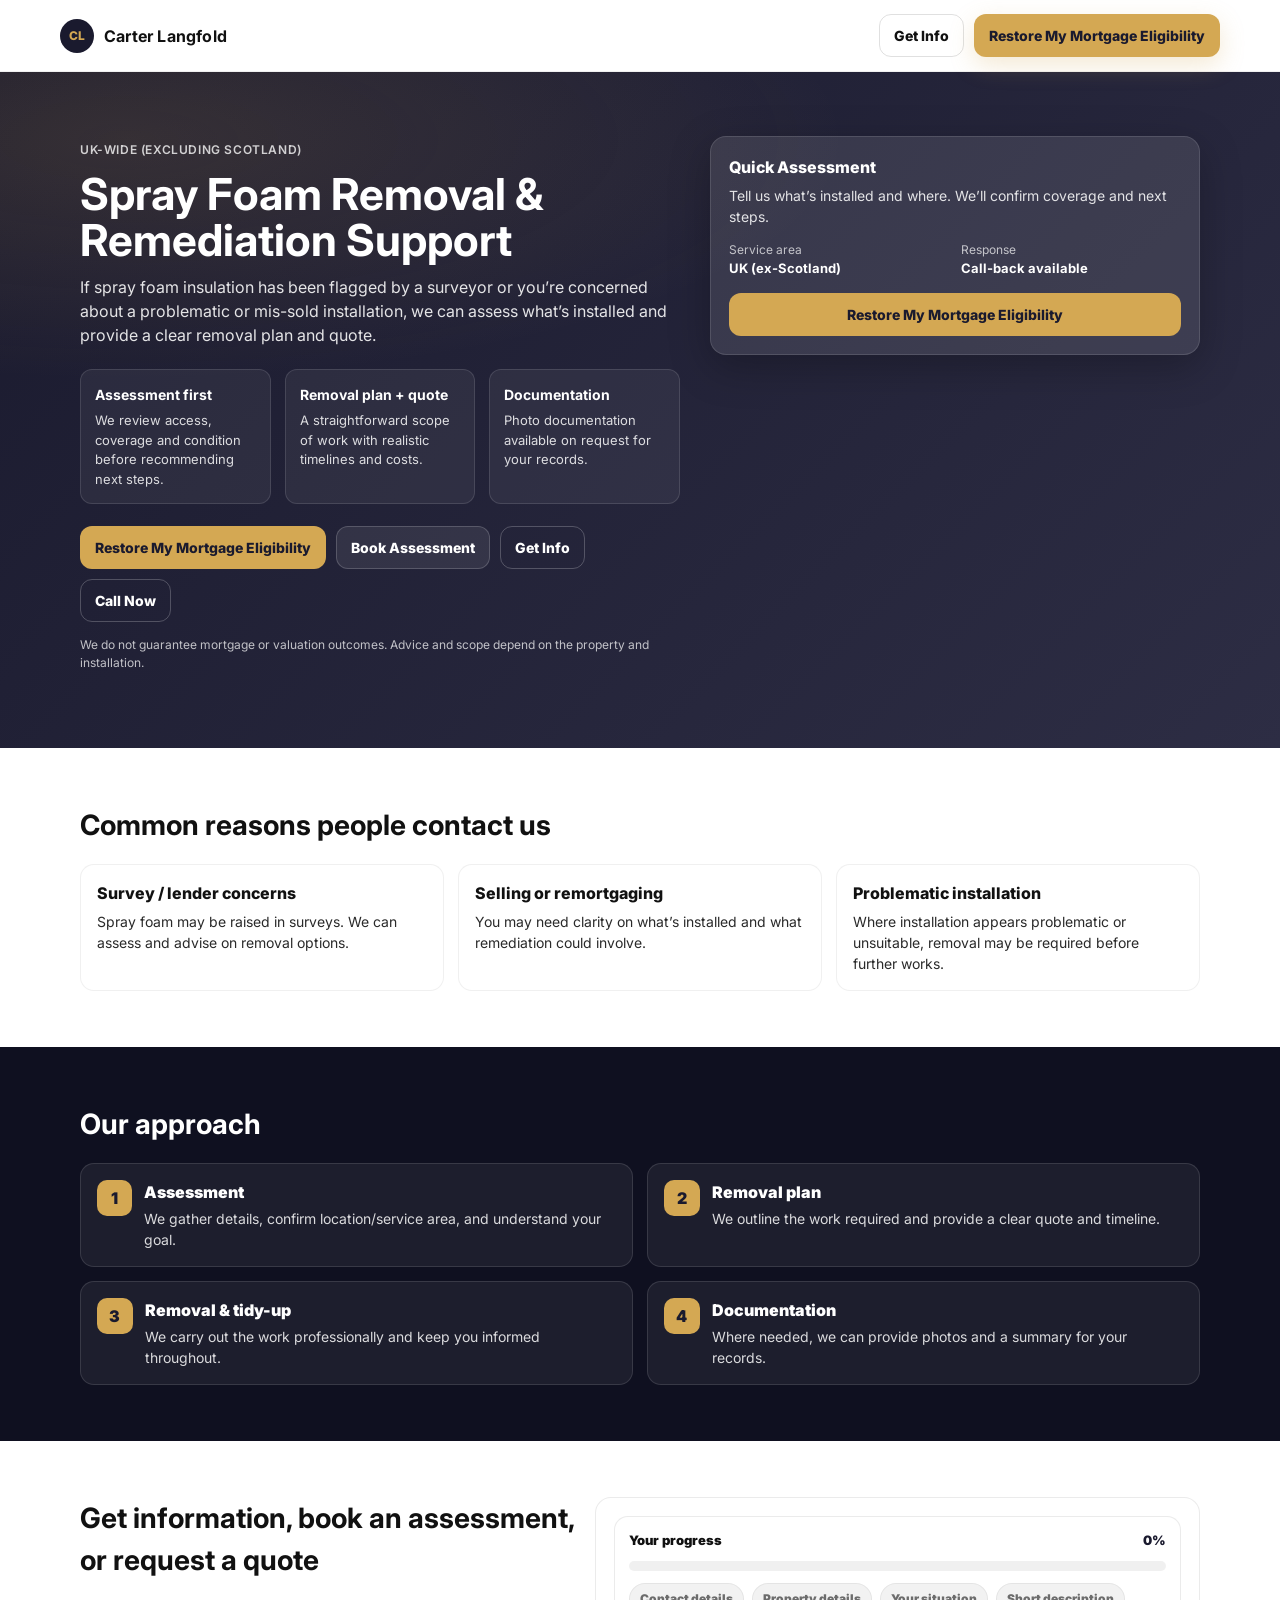
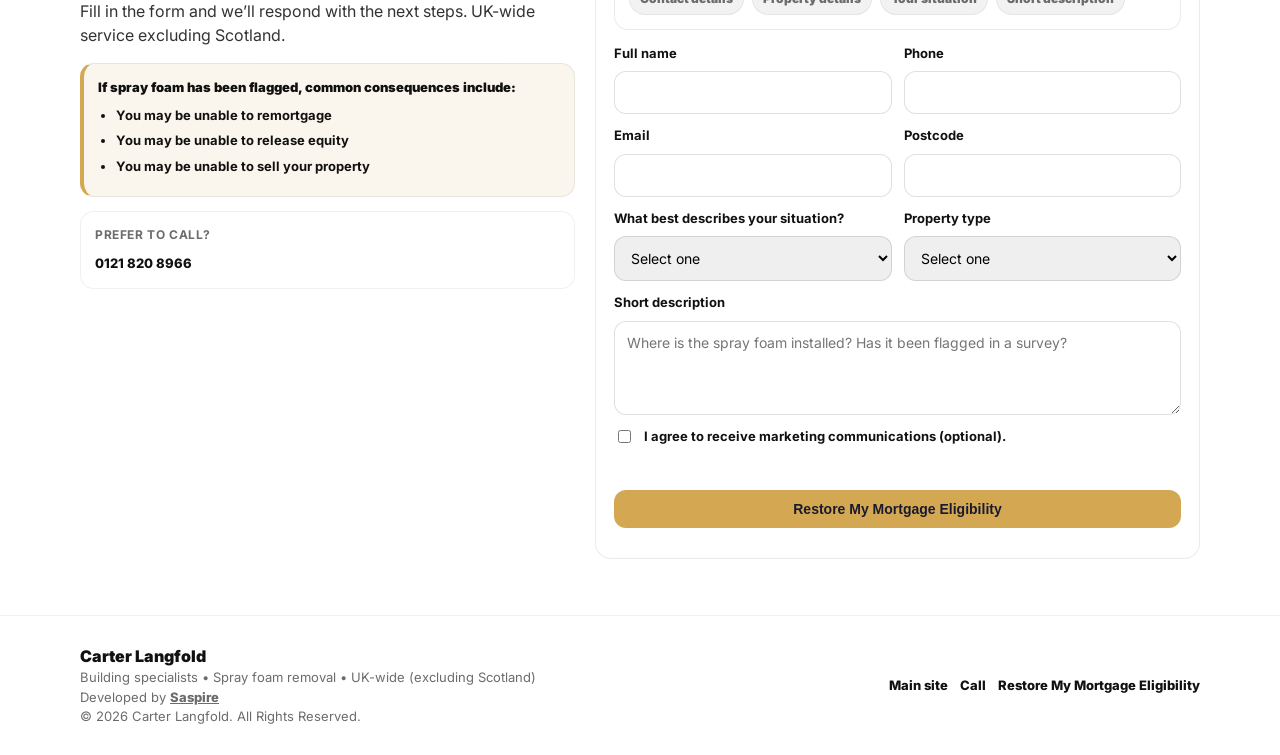
<file: landing/spray-foam/index.html>
<!doctype html>
<html lang="en">
<head>
  <meta charset="utf-8" />
  <meta name="viewport" content="width=device-width,initial-scale=1" />
  <title>Spray Foam Removal Assessment | Carter Langfold</title>
  <meta name="description" content="Spray foam removal assessment and remediation support. UK-wide service (excluding Scotland). Request info, book an assessment, get a quote, or call." />
  <link rel="preconnect" href="https://fonts.googleapis.com" />
  <link rel="preconnect" href="https://fonts.gstatic.com" crossorigin />
  <link href="https://fonts.googleapis.com/css2?family=Inter:wght@400;500;600;700&display=swap" rel="stylesheet" />
  <link rel="stylesheet" href="./styles.css" />
  <script>
    window.__LP_CONFIG__ = {
      phoneE164: '+441218208966',
      leadWebhookUrl: '',
      gtmId: ''
    };
  </script>
</head>
<body>
  <header class="header">
    <div class="container header__inner">
      <a class="brand" href="#top" aria-label="Carter Langfold Spray Foam Removal">
        <span class="brand__mark">CL</span>
        <span class="brand__name">Carter Langfold</span>
      </a>
      <div class="header__cta">
        <a class="btn btn--ghost" href="#lead" data-cta="get_info">Get Info</a>
        <a class="btn btn--primary" href="#lead" data-cta="book_assessment">Restore My Mortgage Eligibility</a>
      </div>
    </div>
  </header>

  <main id="top">
    <section class="hero">
      <div class="container hero__inner">
        <div class="hero__copy">
          <p class="eyebrow">UK-wide (excluding Scotland)</p>
          <h1>Spray Foam Removal & Remediation Support</h1>
          <p class="subhead">
            If spray foam insulation has been flagged by a surveyor or you’re concerned about a problematic or mis-sold installation, we can assess what’s installed and provide a clear removal plan and quote.
          </p>

          <div class="hero__bullets" role="list">
            <div class="bullet" role="listitem">
              <div class="bullet__title">Assessment first</div>
              <div class="bullet__text">We review access, coverage and condition before recommending next steps.</div>
            </div>
            <div class="bullet" role="listitem">
              <div class="bullet__title">Removal plan + quote</div>
              <div class="bullet__text">A straightforward scope of work with realistic timelines and costs.</div>
            </div>
            <div class="bullet" role="listitem">
              <div class="bullet__title">Documentation</div>
              <div class="bullet__text">Photo documentation available on request for your records.</div>
            </div>
          </div>

          <div class="hero__actions">
            <a class="btn btn--primary" href="#lead" data-cta="get_quote">Restore My Mortgage Eligibility</a>
            <a class="btn btn--secondary" href="#lead" data-cta="book_assessment">Book Assessment</a>
            <a class="btn btn--ghost" href="#lead" data-cta="get_info">Get Info</a>
            <a class="btn btn--ghost" id="callNow" href="tel:+441218208966" data-cta="call_now">Call Now</a>
          </div>

          <p class="micro">
            We do not guarantee mortgage or valuation outcomes. Advice and scope depend on the property and installation.
          </p>
        </div>

        <div class="hero__card" aria-label="Quick assessment">
          <div class="card">
            <div class="card__title">Quick Assessment</div>
            <div class="card__text">Tell us what’s installed and where. We’ll confirm coverage and next steps.</div>
            <div class="card__meta">
              <div class="meta">
                <div class="meta__k">Service area</div>
                <div class="meta__v">UK (ex-Scotland)</div>
              </div>
              <div class="meta">
                <div class="meta__k">Response</div>
                <div class="meta__v">Call-back available</div>
              </div>
            </div>
            <a class="btn btn--primary btn--full" href="#lead" data-cta="book_assessment">Restore My Mortgage Eligibility</a>
          </div>
        </div>
      </div>
    </section>

    <section class="section">
      <div class="container">
        <h2>Common reasons people contact us</h2>
        <div class="grid grid--3">
          <div class="panel">
            <div class="panel__title">Survey / lender concerns</div>
            <div class="panel__text">Spray foam may be raised in surveys. We can assess and advise on removal options.</div>
          </div>
          <div class="panel">
            <div class="panel__title">Selling or remortgaging</div>
            <div class="panel__text">You may need clarity on what’s installed and what remediation could involve.</div>
          </div>
          <div class="panel">
            <div class="panel__title">Problematic installation</div>
            <div class="panel__text">Where installation appears problematic or unsuitable, removal may be required before further works.</div>
          </div>
        </div>
      </div>
    </section>

    <section class="section section--alt">
      <div class="container">
        <h2>Our approach</h2>
        <div class="steps">
          <div class="step">
            <div class="step__n">1</div>
            <div>
              <div class="step__title">Assessment</div>
              <div class="step__text">We gather details, confirm location/service area, and understand your goal.</div>
            </div>
          </div>
          <div class="step">
            <div class="step__n">2</div>
            <div>
              <div class="step__title">Removal plan</div>
              <div class="step__text">We outline the work required and provide a clear quote and timeline.</div>
            </div>
          </div>
          <div class="step">
            <div class="step__n">3</div>
            <div>
              <div class="step__title">Removal & tidy-up</div>
              <div class="step__text">We carry out the work professionally and keep you informed throughout.</div>
            </div>
          </div>
          <div class="step">
            <div class="step__n">4</div>
            <div>
              <div class="step__title">Documentation</div>
              <div class="step__text">Where needed, we can provide photos and a summary for your records.</div>
            </div>
          </div>
        </div>
      </div>
    </section>

    <section class="section" id="lead">
      <div class="container">
        <div class="lead">
          <div class="lead__copy">
            <h2>Get information, book an assessment, or request a quote</h2>
            <p class="subhead">
              Fill in the form and we’ll respond with the next steps. UK-wide service excluding Scotland.
            </p>
            <div class="warning-box" aria-label="Common consequences">
              <div class="warning-box__title">If spray foam has been flagged, common consequences include:</div>
              <ul class="warning-box__list">
                <li>You may be unable to remortgage</li>
                <li>You may be unable to release equity</li>
                <li>You may be unable to sell your property</li>
              </ul>
            </div>
            <div class="mini">
              <div class="mini__k">Prefer to call?</div>
              <div class="mini__v"><a class="link" href="tel:+441218208966" id="callNowInline" data-cta="call_now">0121 820 8966</a></div>
            </div>
          </div>

          <form class="form" id="leadForm" novalidate>
            <div class="form-progress" aria-label="Form progress">
              <div class="form-progress__header">
                <div class="form-progress__title">Your progress</div>
                <div class="form-progress__pct" id="progressPct">0%</div>
              </div>
              <div class="form-progress__bar" role="progressbar" aria-valuemin="0" aria-valuemax="100" aria-valuenow="0">
                <div class="form-progress__fill" id="progressFill" style="width: 0%"></div>
              </div>
              <div class="form-progress__steps" id="progressSteps">
                <div class="progress-step" data-step="contact">Contact details</div>
                <div class="progress-step" data-step="property">Property details</div>
                <div class="progress-step" data-step="situation">Your situation</div>
                <div class="progress-step" data-step="details">Short description</div>
              </div>
            </div>
            <input type="hidden" name="cta_source" id="ctaSource" value="" />
            <input type="hidden" name="utm_source" id="utmSource" value="" />
            <input type="hidden" name="utm_medium" id="utmMedium" value="" />
            <input type="hidden" name="utm_campaign" id="utmCampaign" value="" />
            <input type="hidden" name="utm_content" id="utmContent" value="" />
            <input type="hidden" name="utm_term" id="utmTerm" value="" />

            <div class="row">
              <div class="field">
                <label for="fullName">Full name</label>
                <input id="fullName" name="full_name" autocomplete="name" required />
              </div>
              <div class="field">
                <label for="phone">Phone</label>
                <input id="phone" name="phone" autocomplete="tel" inputmode="tel" required />
              </div>
            </div>

            <div class="row">
              <div class="field">
                <label for="email">Email</label>
                <input id="email" name="email" type="email" autocomplete="email" required />
              </div>
              <div class="field">
                <label for="postcode">Postcode</label>
                <input id="postcode" name="postcode" autocomplete="postal-code" required />
                <div class="hint" id="postcodeHint">We currently do not serve Scotland.</div>
              </div>
            </div>

            <div class="row">
              <div class="field">
                <label for="situation">What best describes your situation?</label>
                <select id="situation" name="situation" required>
                  <option value="" selected>Select one</option>
                  <option value="surveyor_flagged">Surveyor / lender raised concerns</option>
                  <option value="selling_remortgage">Selling or remortgaging</option>
                  <option value="unsure">Not sure, I need guidance</option>
                  <option value="other">Other</option>
                </select>
              </div>
              <div class="field">
                <label for="propertyType">Property type</label>
                <select id="propertyType" name="property_type" required>
                  <option value="" selected>Select one</option>
                  <option value="detached">Detached</option>
                  <option value="semi">Semi-detached</option>
                  <option value="terrace">Terraced</option>
                  <option value="flat">Flat</option>
                  <option value="bungalow">Bungalow</option>
                  <option value="other">Other</option>
                </select>
              </div>
            </div>

            <div class="field">
              <label for="details">Short description</label>
              <textarea id="details" name="details" rows="4" placeholder="Where is the spray foam installed? Has it been flagged in a survey?" required></textarea>
            </div>

            <div class="consent">
              <label class="check">
                <input type="checkbox" id="marketingConsent" name="marketing_consent" value="yes" />
                <span>I agree to receive marketing communications (optional).</span>
              </label>
              <div class="micro">We’ll only use your details to respond to your request. Marketing consent is optional.</div>
            </div>

            <button class="btn btn--primary btn--full" type="submit" id="submitBtn">Restore My Mortgage Eligibility</button>

            <div class="form__status" id="formStatus" role="status" aria-live="polite"></div>
          </form>
        </div>
      </div>
    </section>
  </main>

  <footer class="footer">
    <div class="container footer__inner">
      <div>
        <div class="footer__brand">Carter Langfold</div>
        <div class="footer__muted">Building specialists • Spray foam removal • UK-wide (excluding Scotland)</div>
        <div class="footer__muted">Developed by <a href="https://saspire.org/" target="_blank" rel="noreferrer" style="color: inherit; text-decoration: underline; font-weight: 800;">Saspire</a></div>
        <div class="footer__muted">© 2026 Carter Langfold. All Rights Reserved.</div>
      </div>
      <div class="footer__links">
        <a class="link" href="https://www.carterlangfold.com/" target="_blank" rel="noreferrer">Main site</a>
        <a class="link" href="tel:+441218208966" data-cta="call_now">Call</a>
        <a class="link" href="#lead" data-cta="get_quote">Restore My Mortgage Eligibility</a>
      </div>
    </div>
  </footer>

  <script src="./app.js" defer></script>
</body>
</html>
</file>
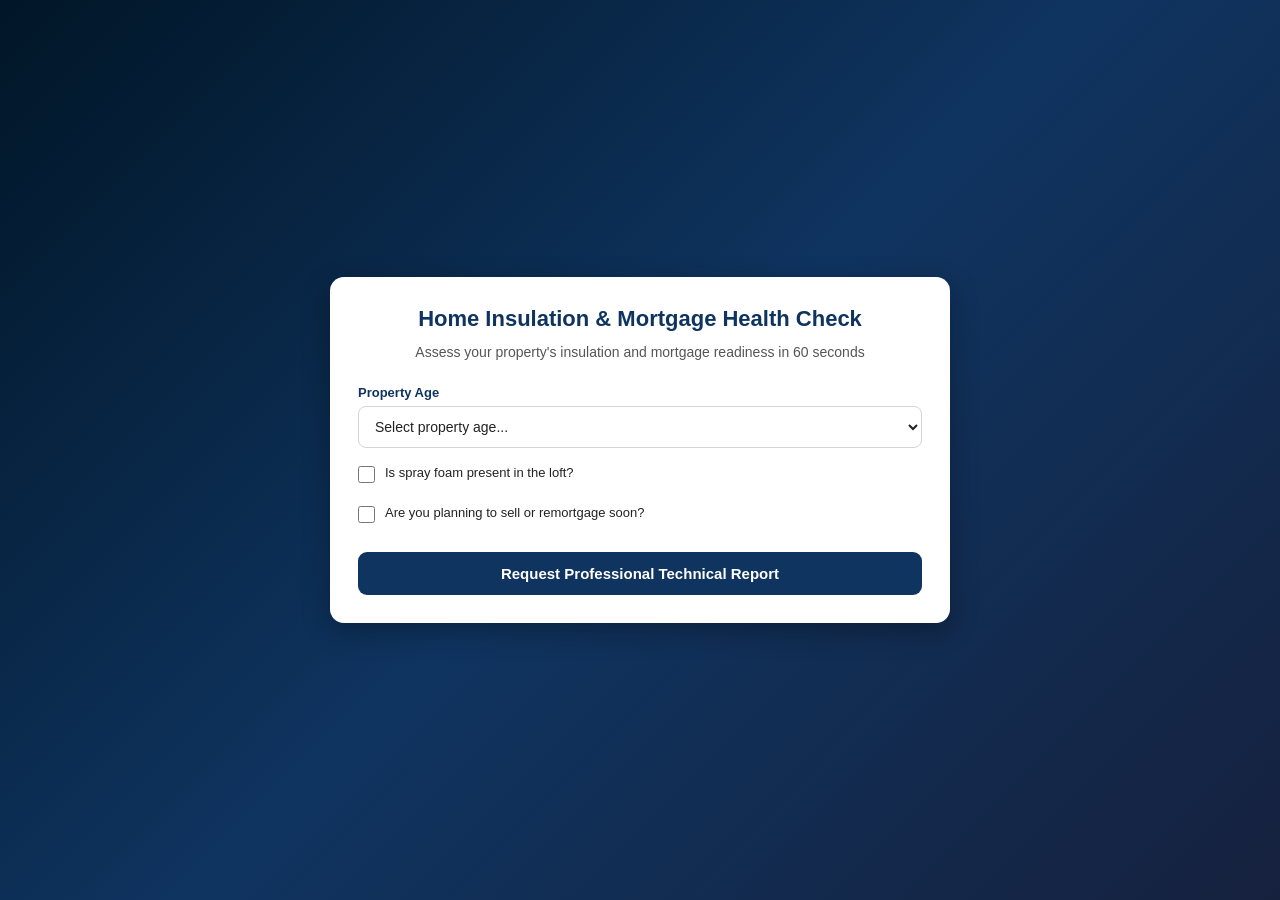
<file: canvablog1.html>
<!doctype html>
<html lang="en">
<head>
  <meta charset="UTF-8">
  <meta name="viewport" content="width=device-width, initial-scale=1.0">
  <title>Home Insulation &amp; Mortgage Health Check</title>
  <style>
    * { font-family: 'Segoe UI', -apple-system, BlinkMacSystemFont, Arial, sans-serif; box-sizing: border-box; margin: 0; padding: 0; }
    html, body { height: 100%; }
    body { background: linear-gradient(135deg, #011627 0%, #0f3460 50%, #16213e 100%); display: flex; align-items: center; justify-content: center; padding: 16px; min-height: 100%; }
    .card { width: 100%; max-width: 620px; background: #fff; border-radius: 14px; padding: 28px; box-shadow: 0 8px 28px rgba(0,0,0,0.3); color: #222; }
    .hdr { text-align: center; margin-bottom: 22px; }
    .hdr h1 { font-size: 22px; font-weight: 700; color: #0f3460; margin-bottom: 8px; line-height: 1.3; }
    .hdr p { font-size: 14px; color: #555; line-height: 1.5; }
    .fg { margin-bottom: 16px; }
    .fg label { display: block; font-size: 13px; font-weight: 600; color: #0f3460; margin-bottom: 6px; }
    .fg select, .fg input[type="text"], .fg input[type="email"], .fg input[type="tel"] {
      width: 100%; padding: 11px 12px; border: 1px solid #d1d5db; border-radius: 8px; font-size: 14px; color: #222; background: #fff; outline: none; transition: border-color 0.2s;
    }
    .fg select:focus, .fg input:focus { border-color: #0f3460; box-shadow: 0 0 0 2px rgba(15,52,96,0.1); }
    .cb { display: flex; align-items: flex-start; gap: 10px; margin-bottom: 9px; }
    .cb input[type="checkbox"] { width: 17px; height: 17px; margin-top: 2px; accent-color: #0f3460; flex-shrink: 0; cursor: pointer; }
    .cb label { font-size: 13px; color: #222; cursor: pointer; line-height: 1.4; font-weight: 500; }
    .result { margin: 20px 0; padding: 16px; border-radius: 10px; border-left: 5px solid; font-size: 14px; line-height: 1.6; font-weight: 600; display: none; }
    .result.show { display: block; animation: fadeIn 0.3s ease; }
    .result.urgent { background: #fee2e2; border-color: #dc2626; color: #7f1d1d; }
    .result.maint { background: #dbeafe; border-color: #0f3460; color: #0c4a6e; }
    .result .rt { display: block; font-size: 12px; font-weight: 700; letter-spacing: 0.5px; margin-bottom: 4px; }
    .btn { width: 100%; padding: 13px; background: #0f3460; color: #fff; border: none; border-radius: 9px; font-size: 15px; font-weight: 700; cursor: pointer; transition: background 0.2s, transform 0.1s; margin-top: 8px; }
    .btn:hover { background: #0a1f3a; transform: translateY(-1px); }
    .btn:disabled { opacity: 0.5; cursor: not-allowed; transform: none; }
    .lead { display: none; margin-top: 20px; padding: 18px; border: 1px solid #e2e6ea; border-radius: 10px; background: #f8fafc; }
    .lead.show { display: block; animation: fadeIn 0.3s ease; }
    .lead h2 { font-size: 16px; font-weight: 700; color: #0f3460; margin-bottom: 4px; }
    .lead .sub { font-size: 13px; color: #555; margin-bottom: 14px; }
    .scot-warn { display: none; margin-top: 6px; padding: 10px; border-radius: 8px; background: #fef2f2; border: 1px solid #fca5a5; color: #991b1b; font-size: 12px; font-weight: 600; }
    .fg.has-err input, .fg.has-err select { border-color: #dc2626 !important; background: #fef8f8; }
    .fg .ferr { display: none; font-size: 12px; color: #dc2626; margin-top: 4px; font-weight: 500; }
    .fg.has-err .ferr { display: block; }
    .iss-err { display: none; font-size: 12px; color: #dc2626; margin-top: 6px; font-weight: 500; }
    .iss-err.show { display: block; }
    .cond { display: none; } .cond.show { display: block; }
    .status { margin-top: 8px; font-size: 13px; font-weight: 600; }
    .status.ok { color: #16a34a; }
    .status.err { color: #dc2626; }
    .consent { font-size: 11px; color: #888; line-height: 1.5; margin-top: 8px; }
    .back-btn { display: inline-flex; align-items: center; gap: 6px; background: none; border: 1px solid #d1d5db; border-radius: 8px; padding: 8px 14px; font-size: 13px; font-weight: 600; color: #0f3460; cursor: pointer; margin-bottom: 14px; transition: all .2s; }
    .back-btn:hover { background: #f1f5f9; border-color: #0f3460; }
    .toast { position: fixed; top: 16px; right: 16px; background: #0f3460; color: #fff; padding: 13px 18px; border-radius: 10px; font-size: 14px; font-weight: 500; z-index: 999; box-shadow: 0 4px 14px rgba(0,0,0,0.25); animation: slideIn 0.3s ease; }
    @keyframes fadeIn { from{opacity:0;transform:translateY(-8px)} to{opacity:1;transform:translateY(0)} }
    @keyframes slideIn { from{transform:translateX(300px);opacity:0} to{transform:translateX(0);opacity:1} }
    @keyframes slideOut { from{transform:translateX(0);opacity:1} to{transform:translateX(300px);opacity:0} }
    @media(max-width:480px){ .card{padding:22px} .hdr h1{font-size:19px} }
  </style>
</head>
<body>
<div class="card">
  <div class="hdr">
    <h1>Home Insulation &amp; Mortgage Health Check</h1>
    <p>Assess your property's insulation and mortgage readiness in 60 seconds</p>
  </div>

  <!-- Health Check Questions -->
  <div class="fg">
    <label for="hc-age">Property Age</label>
    <select id="hc-age"><option value="">Select property age...</option><option value="pre-1900">Pre-1900</option><option value="1900-1950">1900-1950</option><option value="1950-1990">1950-1990</option><option value="post-1990">Post-1990</option></select>
  </div>
  <div class="fg">
    <div class="cb"><input type="checkbox" id="hc-foam"><label for="hc-foam">Is spray foam present in the loft?</label></div>
  </div>
  <div class="fg">
    <div class="cb"><input type="checkbox" id="hc-remort"><label for="hc-remort">Are you planning to sell or remortgage soon?</label></div>
  </div>
  <div class="result" id="hcResult"><span class="rt" id="hcRT"></span><span id="hcTxt"></span></div>
  <button class="btn" id="hcCta">Request Professional Technical Report</button>

  <!-- Exhaustive Lead Capture -->
  <div class="lead" id="leadBox">
    <button type="button" class="back-btn" id="backToQuiz">&larr; Back to Health Check</button>
    <h2>Get Your Free Spray Foam Assessment</h2>
    <p class="sub">Complete the form below so our specialist team can assess your situation. <b>Service area: England, Wales &amp; Northern Ireland only.</b></p>
    <form id="leadForm" novalidate>
      <div class="fg" data-f="name"><label for="lf-name">Full name *</label><input type="text" id="lf-name" autocomplete="name" required><div class="ferr">Please enter your full name.</div></div>
      <div class="fg" data-f="phone"><label for="lf-phone">Phone number (UK only) *</label><input type="tel" id="lf-phone" autocomplete="tel" inputmode="tel" required placeholder="e.g. 07700 900000"><div class="ferr">Please enter a valid UK phone number starting with 0 or +44 (10–11 digits).</div><div class="scot-warn" id="scotPhoneWarn">This appears to be a Scottish phone number. We only serve England, Wales &amp; Northern Ireland.</div></div>
      <div class="fg" data-f="email"><label for="lf-email">Email address *</label><input type="email" id="lf-email" autocomplete="email" required placeholder="e.g. name@example.com"><div class="ferr">Please enter a valid email address.</div></div>
      <div class="fg" data-f="addr"><label for="lf-addr">Street address *</label><input type="text" id="lf-addr" autocomplete="street-address" required placeholder="e.g. 12 High Street"><div class="ferr">Please enter your street address.</div></div>
      <div class="fg" data-f="pc">
        <label for="lf-pc">Postcode *</label>
        <input type="text" id="lf-pc" autocomplete="postal-code" required placeholder="e.g. B1 1BB">
        <div class="ferr">Please enter a valid UK postcode (e.g. SW1A 1AA).</div>
        <div class="scot-warn" id="scotWarn">Sorry &mdash; we currently only serve England, Wales &amp; Northern Ireland. Scotland is not covered.</div>
      </div>
      <div class="fg" data-f="ptype">
        <label for="lf-ptype">Property type *</label>
        <select id="lf-ptype" required><option value="">Select...</option><option value="detached">Detached house</option><option value="semi">Semi-detached house</option><option value="terrace">Terraced house</option><option value="bungalow">Bungalow</option><option value="flat">Flat / Maisonette</option><option value="other">Other</option></select>
        <div class="ferr">Please select your property type.</div>
      </div>
      <div class="fg" data-f="floc">
        <label for="lf-floc">Where is the spray foam? *</label>
        <select id="lf-floc" required><option value="">Select...</option><option value="loft_underside">Loft &mdash; underside of roof tiles</option><option value="loft_joists">Loft &mdash; between joists</option><option value="loft_both">Loft &mdash; both underside &amp; joists</option><option value="walls">Cavity walls</option><option value="other">Other / Not sure</option></select>
        <div class="ferr">Please select where the spray foam is located.</div>
      </div>
      <div class="fg" data-f="iyear">
        <label for="lf-iyear">When was the spray foam installed? *</label>
        <select id="lf-iyear" required><option value="">Select...</option><option value="less-1">Less than 1 year ago</option><option value="1-3">1&ndash;3 years ago</option><option value="3-5">3&ndash;5 years ago</option><option value="5-10">5&ndash;10 years ago</option><option value="10-plus">More than 10 years ago</option><option value="unsure">Not sure</option></select>
        <div class="ferr">Please select when the insulation was installed.</div>
      </div>
      <div class="fg" data-f="inst">
        <label for="lf-inst">Who installed it?</label>
        <select id="lf-inst"><option value="">Select...</option><option value="company_known">A company (I know the name)</option><option value="company_unknown">A company (I don't remember)</option><option value="energy_co">Arranged by energy company / government scheme</option><option value="previous_owner">Previous owner arranged it</option><option value="unsure">Not sure</option></select>
      </div>
      <div class="fg cond" id="instNameRow" data-f="instname"><label for="lf-instname">Installer company name</label><input type="text" id="lf-instname" placeholder="e.g. ABC Insulation Ltd"></div>
      <div class="fg" data-f="surv">
        <label for="lf-surv">Surveyor inspection done before installation? *</label>
        <select id="lf-surv" required><option value="">Select...</option><option value="yes">Yes &mdash; a surveyor visited first</option><option value="no">No &mdash; no survey was done</option><option value="unsure">Not sure / Can't remember</option></select>
        <div class="ferr">Please select whether a survey was done.</div>
      </div>
      <div class="fg" data-f="issues">
        <label style="margin-bottom:8px;">Issues you are experiencing (tick all that apply) *</label>
        <div class="cb"><input type="checkbox" id="i1" name="iss" value="mortgage_blocked"><label for="i1">Mortgage / remortgage blocked or delayed</label></div>
        <div class="cb"><input type="checkbox" id="i2" name="iss" value="valuation_reduced"><label for="i2">Property valuation reduced</label></div>
        <div class="cb"><input type="checkbox" id="i3" name="iss" value="survey_flagged"><label for="i3">Surveyor flagged the spray foam</label></div>
        <div class="cb"><input type="checkbox" id="i4" name="iss" value="damp"><label for="i4">Damp or condensation problems</label></div>
        <div class="cb"><input type="checkbox" id="i5" name="iss" value="mould"><label for="i5">Mould growth</label></div>
        <div class="cb"><input type="checkbox" id="i6" name="iss" value="timber_rot"><label for="i6">Timber rot in roof structure</label></div>
        <div class="cb"><input type="checkbox" id="i7" name="iss" value="cold_spots"><label for="i7">Cold spots / not warming properly</label></div>
        <div class="cb"><input type="checkbox" id="i8" name="iss" value="smell"><label for="i8">Musty or chemical smell</label></div>
        <div class="cb"><input type="checkbox" id="i9" name="iss" value="sale_fallen_through"><label for="i9">Sale fallen through because of spray foam</label></div>
        <div class="cb"><input type="checkbox" id="i10" name="iss" value="none_yet"><label for="i10">No issues yet &mdash; want proactive check</label></div>
        <div class="iss-err" id="issErr">Please select at least one issue you are experiencing.</div>
      </div>
      <div class="fg" data-f="own">
        <label for="lf-own">Ownership status *</label>
        <select id="lf-own" required><option value="">Select...</option><option value="owner_occupier">Owner-occupier (I live here)</option><option value="landlord">Landlord (I rent it out)</option><option value="buyer">Buyer (trying to purchase)</option><option value="tenant">Tenant (I rent and live here)</option></select>
        <div class="ferr">Please select your ownership status.</div>
      </div>
      <div class="fg" data-f="urg">
        <label for="lf-urg">How urgent is this for you?</label>
        <select id="lf-urg"><option value="">Select...</option><option value="urgent_sale">Urgent &mdash; sale or remortgage in progress</option><option value="soon">Soon &mdash; planning in next 6 months</option><option value="concerned">Not urgent &mdash; just concerned about the foam</option><option value="info">Just gathering information</option></select>
      </div>
      <div class="fg" data-f="contact">
        <label for="lf-contact">Preferred contact method</label>
        <select id="lf-contact"><option value="">Select...</option><option value="phone">Phone call</option><option value="email">Email</option><option value="either">No preference</option></select>
      </div>
      <div class="fg" data-f="src">
        <label for="lf-src">How did you hear about us?</label>
        <select id="lf-src"><option value="">Select...</option><option value="facebook">Facebook</option><option value="instagram">Instagram</option><option value="google">Google search</option><option value="friend">Friend or family</option><option value="leaflet">Leaflet / letter</option><option value="news">News article</option><option value="other">Other</option></select>
      </div>
      <div class="consent">By submitting you agree to be contacted about your spray foam assessment. We serve England, Wales &amp; Northern Ireland only. Your data is handled securely and not shared with third parties without consent.</div>
      <button type="submit" class="btn" id="leadBtn">Submit &mdash; Get My Free Assessment</button>
      <div class="status" id="leadSt"></div>
    </form>
  </div>
</div>

<script>
(function(){
  var WEBHOOK='';
  var SCOT=['AB','DD','DG','EH','FK','G','HS','IV','KA','KW','KY','ML','PA','PH','TD','ZE'];
  function isScot(p){var v=(p||'').trim().toUpperCase().replace(/\s+/g,'');if(!v)return false;return SCOT.indexOf(v.slice(0,2))>=0||SCOT.indexOf(v.slice(0,1))>=0;}
  var SCOT_PHONES=['0131','0141','01224','01241','01250','01259','01261','01290','01292','01294','01301','01307','01309','01320','01324','01330','01333','01334','01337','01340','01343','01346','01349','01350','01355','01356','01357','01358','01360','01361','01368','01369','01381','01382','01383','01387','01389','01397','01408','01431','01436','01445','01450','01456','01461','01463','01464','01465','01466','01467','01470','01471','01475','01478','01479','01496','01499','01505','01506','01520','01528','01540','01542','01546','01549','01555','01556','01557','01560','01561','01563','01567','01569','01571','01573','01575','01576','01577','01578','01581','01583','01586','01592','01593','01599','01620','01631','01641','01644','01651','01655','01659','01667','01671','01674','01680','01681','01683','01687','01688','01698','01700','01721','01738','01750','01764','01770','01771','01776','01779','01786','01796','01806','01807','01808','01809','01828','01835','01838','01848','01852','01854','01855','01856','01857','01859','01862','01863','01864','01866','01871','01875','01876','01877','01878','01879','01880','01882','01887','01888','01896','01899','01950','01951','01957','01967','01968','01971','01972','01988','01997','013398','013399','013873','018478','018479','018518','018519','018908','018909','019758','019759','0159575','0159576'];
  function isScotPhone(p){var v=(p||'').replace(/[\s\-\(\)\+]/g,'');if(v.indexOf('44')===0)v='0'+v.slice(2);if(v.charAt(0)!=='0')return false;for(var i=0;i<SCOT_PHONES.length;i++){if(v.indexOf(SCOT_PHONES[i])===0)return true}return false}
  function $(id){return document.getElementById(id);}
  function val(id){var e=$(id);return e?(e.value||'').trim():'';}
  function sel(id){var e=$(id);return e?e.value:'';}
  var reEmail=/^[^\s@]+@[^\s@]+\.[^\s@]{2,}$/;
  var rePhone=/^(?:(?:\+44\s?|0)(?:\d[\s-]?){9,10})$/;
  var rePC=/^[A-Z]{1,2}\d[A-Z\d]?\s*\d[A-Z]{2}$/i;

  function fErr(fg,show){if(!fg)return;if(show)fg.classList.add('has-err');else fg.classList.remove('has-err');}
  function fgOf(id){var e=$(id);return e?e.closest('.fg'):null;}

  /* Clear field error on user interaction */
  document.querySelectorAll('#leadForm input, #leadForm select').forEach(function(el){
    var ev=el.tagName==='SELECT'?'change':'input';
    el.addEventListener(ev,function(){fErr(el.closest('.fg'),false);$('leadSt').textContent='';});
  });
  document.querySelectorAll('#leadForm input[name="iss"]').forEach(function(cb){
    cb.addEventListener('change',function(){$('issErr').classList.remove('show');});
  });

  var risk='none';
  function upd(){
    var foam=$('hc-foam').checked,rem=$('hc-remort').checked,age=!!$('hc-age').value;
    var r=$('hcResult');r.classList.remove('show','urgent','maint');
    if(foam&&rem){risk='urgent';r.classList.add('show','urgent');$('hcRT').textContent='PROPERTY AT RISK';$('hcTxt').textContent='Lenders are blocking mortgages on spray foam properties. Without urgent specialist assessment, you could face major financial losses, removal costs of \u00A33,000\u2013\u00A315,000+, and inability to sell or refinance.';}
    else if(foam||rem||age){risk='maintenance';r.classList.add('show','maint');$('hcRT').textContent='PROFESSIONAL ASSESSMENT RECOMMENDED';$('hcTxt').textContent='Get expert verification to protect your property value and ensure compliance with current RICS standards before any transactions.';}
    else{risk='none';}
  }
  $('hc-foam').onchange=$('hc-remort').onchange=$('hc-age').onchange=upd;

  var pc=$('lf-pc'),sw=$('scotWarn');
  pc.addEventListener('input',function(){sw.style.display=isScot(pc.value)?'block':'none';});
  var ph=$('lf-phone'),spw=$('scotPhoneWarn');
  ph.addEventListener('input',function(){spw.style.display=isScotPhone(ph.value)?'block':'none';});

  /* Show/hide installer name when "company_known" selected */
  $('lf-inst').addEventListener('change',function(){$('instNameRow').classList.toggle('show',this.value==='company_known');});

  $('hcCta').onclick=function(){$('leadBox').classList.add('show');$('leadBox').scrollIntoView({behavior:'smooth',block:'start'});setTimeout(function(){$('lf-name').focus();},300);};
  $('backToQuiz').onclick=function(){$('leadBox').classList.remove('show');$('hcResult').scrollIntoView({behavior:'smooth',block:'center'});};

  function setSt(m,k){var s=$('leadSt');s.textContent=m||'';s.className='status'+(k==='ok'?' ok':k==='err'?' err':'');}

  $('leadForm').onsubmit=async function(e){
    e.preventDefault();
    /* Clear previous errors */
    document.querySelectorAll('#leadForm .fg').forEach(function(g){g.classList.remove('has-err');});
    $('issErr').classList.remove('show');setSt('');

    var name=val('lf-name'),phone=val('lf-phone'),email=val('lf-email'),addr=val('lf-addr'),postcode=val('lf-pc');
    var ptype=sel('lf-ptype'),floc=sel('lf-floc'),iyear=sel('lf-iyear'),inst=sel('lf-inst'),instname=val('lf-instname'),surv=sel('lf-surv'),own=sel('lf-own'),urg=sel('lf-urg'),contact=sel('lf-contact'),src=sel('lf-src');
    var iss=[];document.querySelectorAll('#leadForm input[name="iss"]:checked').forEach(function(c){iss.push(c.value);});

    /* Per-field validation */
    var errs=[],first=null;
    function markErr(id){var g=fgOf(id);fErr(g,true);errs.push(id);if(!first)first=g;}
    if(!name)markErr('lf-name');
    if(!phone||!rePhone.test(phone.replace(/[\s-]/g,''))||isScotPhone(phone))markErr('lf-phone');
    if(!email||!reEmail.test(email))markErr('lf-email');
    if(!addr)markErr('lf-addr');
    if(!postcode||!rePC.test(postcode))markErr('lf-pc');
    if(!ptype)markErr('lf-ptype');
    if(!floc)markErr('lf-floc');
    if(!iyear)markErr('lf-iyear');
    if(!surv)markErr('lf-surv');
    if(!iss.length){$('issErr').classList.add('show');errs.push('iss');if(!first)first=document.querySelector('[data-f="issues"]');}
    if(!own)markErr('lf-own');

    if(errs.length){
      setSt('Please fix the '+errs.length+' highlighted field'+(errs.length>1?'s':'')+' above.','err');
      if(first)first.scrollIntoView({behavior:'smooth',block:'center'});
      return;
    }
    if(isScot(postcode)){fErr(fgOf('lf-pc'),true);setSt('Sorry \u2014 we only serve England, Wales & Northern Ireland.','err');fgOf('lf-pc').scrollIntoView({behavior:'smooth',block:'center'});return;}

    setSt('Submitting...');$('leadBtn').disabled=true;

    var payload={
      source:'canva_health_check',submitted_at:new Date().toISOString(),
      full_name:name,phone:phone,email:email,address:addr,postcode:postcode,
      property_type:ptype,foam_location:floc,install_year:iyear,installer:inst,installer_name:instname,
      surveyor_pre_check:surv,issues:iss,ownership:own,urgency:urg,
      preferred_contact:contact,referral_source:src,
      property_age:sel('hc-age'),spray_foam_present:$('hc-foam').checked,
      planning_remortgage_sell:$('hc-remort').checked,risk_level:risk,
      referrer:document.referrer||''
    };

    try{
      if(WEBHOOK){var r=await fetch(WEBHOOK,{method:'POST',headers:{'Content-Type':'application/json'},body:JSON.stringify(payload)});if(!r.ok)throw new Error(r.status);}
      else{console.log('[Lead]',payload);}
      setSt('Thanks! Our specialist team will contact you shortly.','ok');
      $('leadForm').reset();sw.style.display='none';$('instNameRow').classList.remove('show');
      toast('\u2713 Details received. A specialist will be in touch.');
    }catch(er){console.error(er);setSt('Submission failed \u2014 please check your connection and try again.','err');}
    finally{$('leadBtn').disabled=false;}
  };

  function toast(m){var t=document.createElement('div');t.className='toast';t.textContent=m;document.body.appendChild(t);setTimeout(function(){t.style.animation='slideOut 0.3s ease forwards';setTimeout(function(){t.remove();},300);},3000);}
})();
</script>
</body>
</html>
</file>
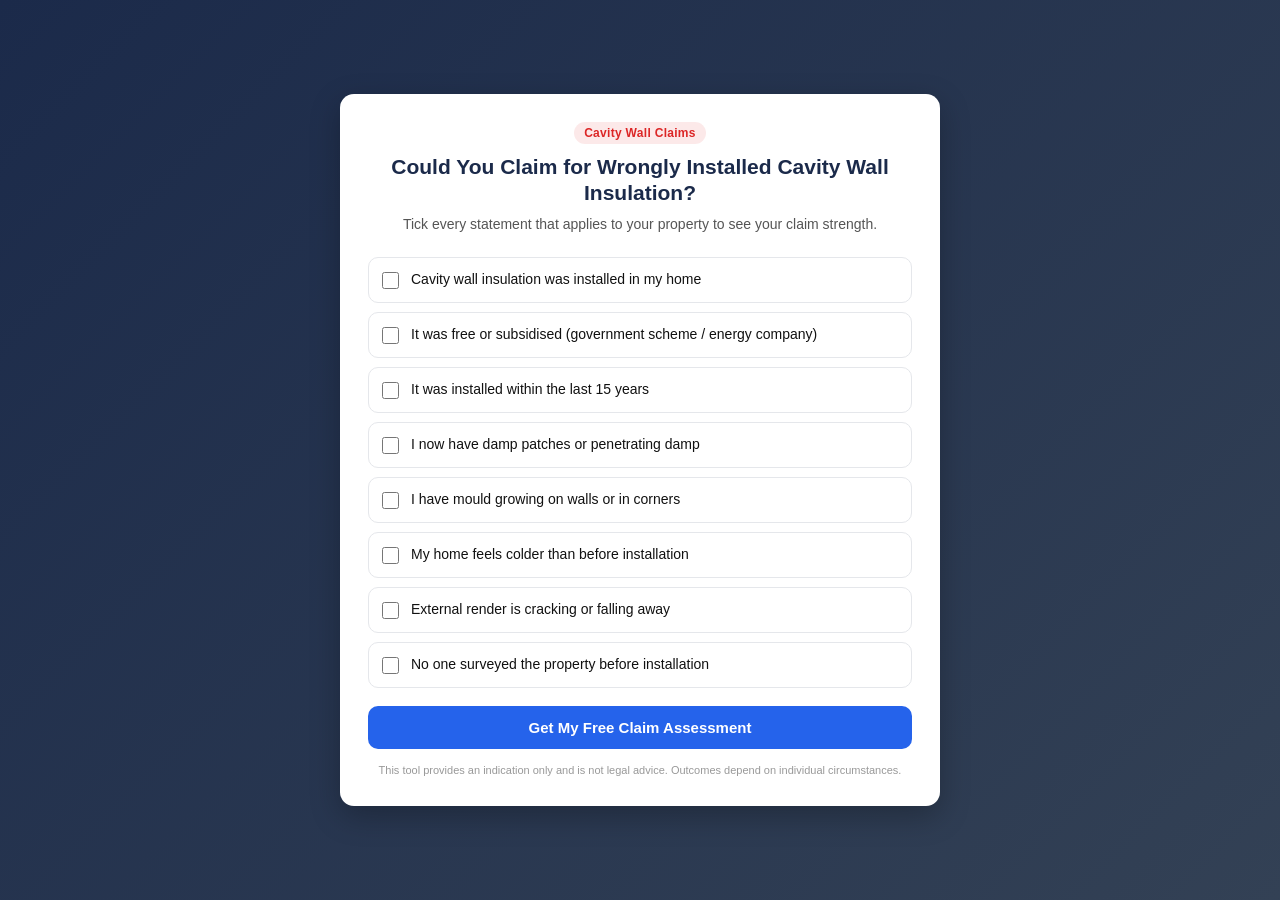
<file: canvablog2.html>
<!doctype html>
<html lang="en">
<head>
  <meta charset="UTF-8">
  <meta name="viewport" content="width=device-width, initial-scale=1.0">
  <title>Cavity Wall Insulation &mdash; Claim Checker</title>
  <style>
    *{font-family:'Segoe UI',-apple-system,BlinkMacSystemFont,Arial,sans-serif;box-sizing:border-box;margin:0;padding:0}
    html,body{height:100%}
    body{background:linear-gradient(135deg,#1B2A4A 0%,#334155 100%);display:flex;align-items:center;justify-content:center;padding:16px;min-height:100%}
    .card{width:100%;max-width:600px;background:#fff;border-radius:14px;padding:28px;box-shadow:0 10px 30px rgba(0,0,0,.25);color:#111}
    .hdr{text-align:center;margin-bottom:22px}
    .hdr h1{font-size:21px;font-weight:700;color:#1B2A4A;margin-bottom:8px;line-height:1.25}
    .hdr p{font-size:14px;color:#555;line-height:1.5}
    .badge{display:inline-block;background:rgba(220,38,38,.1);color:#DC2626;font-size:12px;font-weight:700;padding:4px 10px;border-radius:99px;margin-bottom:10px;letter-spacing:.3px}
    .cl{list-style:none;padding:0;margin:0 0 18px}
    .cl li{display:flex;align-items:flex-start;gap:12px;padding:13px;margin-bottom:9px;border:1px solid #e5e7eb;border-radius:10px;cursor:pointer;transition:all .2s;font-size:14px;font-weight:500;color:#111}
    .cl li:hover{border-color:#2563EB;background:rgba(37,99,235,.03)}
    .cl li.on{border-color:#16A34A;background:rgba(22,163,74,.06)}
    .cl li input{width:17px;height:17px;margin-top:1px;accent-color:#16A34A;flex-shrink:0;cursor:pointer}
    .cl li.on span{color:#16A34A}
    .sb{display:none;padding:16px;border-radius:10px;margin-bottom:16px;font-size:14px;font-weight:600;line-height:1.5;animation:fadeIn .3s ease}
    .sb.show{display:block}
    .sb.hi{background:#fef2f2;border-left:4px solid #DC2626;color:#7f1d1d}
    .sb.md{background:#fffbeb;border-left:4px solid #F59E0B;color:#78350f}
    .sb.lo{background:#f0fdf4;border-left:4px solid #16A34A;color:#14532d}
    .sb .st{display:block;font-size:12px;font-weight:700;letter-spacing:.4px;margin-bottom:4px}
    .btn{width:100%;padding:13px;background:#2563EB;color:#fff;border:none;border-radius:10px;font-size:15px;font-weight:700;cursor:pointer;transition:background .2s,transform .1s}
    .btn:hover{background:#1d4ed8;transform:translateY(-1px)}
    .btn:disabled{opacity:.5;cursor:not-allowed;transform:none}
    .lead{display:none;margin-top:20px;padding:18px;border:1px solid #e2e6ea;border-radius:10px;background:#f8fafc}
    .lead.show{display:block;animation:fadeIn .3s ease}
    .lead h2{font-size:16px;font-weight:700;color:#1B2A4A;margin-bottom:4px}
    .lead .sub{font-size:13px;color:#555;margin-bottom:14px}
    .fg{margin-bottom:14px}
    .fg label{display:block;font-size:13px;font-weight:600;color:#1B2A4A;margin-bottom:5px}
    .fg input,.fg select{width:100%;padding:11px 12px;border:1px solid #d1d5db;border-radius:8px;font-size:14px;color:#111;outline:none;background:#fff;transition:border-color .2s}
    .fg input:focus,.fg select:focus{border-color:#2563EB;box-shadow:0 0 0 2px rgba(37,99,235,.12)}
    .fg.has-err input,.fg.has-err select{border-color:#dc2626!important;background:#fef8f8}
    .fg .ferr{display:none;font-size:12px;color:#dc2626;margin-top:4px;font-weight:500}
    .fg.has-err .ferr{display:block}
    .iss-err{display:none;font-size:12px;color:#dc2626;margin-top:6px;font-weight:500}
    .iss-err.show{display:block}
    .cond{display:none}.cond.show{display:block}
    .cb{display:flex;align-items:flex-start;gap:10px;margin-bottom:8px}
    .cb input{width:17px;height:17px;margin-top:1px;accent-color:#2563EB;flex-shrink:0;cursor:pointer}
    .cb label{font-size:13px;font-weight:500;color:#111;cursor:pointer}
    .scot{display:none;margin-top:6px;padding:10px;border-radius:8px;background:#fef2f2;border:1px solid #fca5a5;color:#991b1b;font-size:12px;font-weight:600}
    .status{margin-top:8px;font-size:13px;font-weight:600}
    .status.ok{color:#16A34A}.status.err{color:#DC2626}
    .consent{font-size:11px;color:#888;line-height:1.5;margin-top:8px}
    .back-btn{display:inline-flex;align-items:center;gap:6px;background:none;border:1px solid #d1d5db;border-radius:8px;padding:8px 14px;font-size:13px;font-weight:600;color:#1B2A4A;cursor:pointer;margin-bottom:14px;transition:all .2s}
    .back-btn:hover{background:#f1f5f9;border-color:#1B2A4A}
    .toast{position:fixed;top:16px;right:16px;background:#1B2A4A;color:#fff;padding:13px 18px;border-radius:10px;font-size:14px;font-weight:500;z-index:999;box-shadow:0 4px 14px rgba(0,0,0,.25);animation:slideIn .3s ease}
    .micro{font-size:11px;color:#999;margin-top:14px;line-height:1.4;text-align:center}
    @keyframes fadeIn{from{opacity:0;transform:translateY(-8px)}to{opacity:1;transform:translateY(0)}}
    @keyframes slideIn{from{transform:translateX(300px);opacity:0}to{transform:translateX(0);opacity:1}}
    @keyframes slideOut{from{transform:translateX(0);opacity:1}to{transform:translateX(300px);opacity:0}}
    @media(max-width:480px){.card{padding:22px}.hdr h1{font-size:18px}}
  </style>
</head>
<body>
<div class="card">
  <div class="hdr">
    <span class="badge">Cavity Wall Claims</span>
    <h1>Could You Claim for Wrongly Installed Cavity Wall Insulation?</h1>
    <p>Tick every statement that applies to your property to see your claim strength.</p>
  </div>

  <ul class="cl" id="cl">
    <li><input type="checkbox"><span>Cavity wall insulation was installed in my home</span></li>
    <li><input type="checkbox"><span>It was free or subsidised (government scheme / energy company)</span></li>
    <li><input type="checkbox"><span>It was installed within the last 15 years</span></li>
    <li><input type="checkbox"><span>I now have damp patches or penetrating damp</span></li>
    <li><input type="checkbox"><span>I have mould growing on walls or in corners</span></li>
    <li><input type="checkbox"><span>My home feels colder than before installation</span></li>
    <li><input type="checkbox"><span>External render is cracking or falling away</span></li>
    <li><input type="checkbox"><span>No one surveyed the property before installation</span></li>
  </ul>

  <div class="sb" id="sb"><span class="st" id="sbT"></span><span id="sbX"></span></div>
  <button class="btn" id="cta">Get My Free Claim Assessment</button>

  <div class="lead" id="leadBox">
    <button type="button" class="back-btn" id="backToChecklist">&larr; Back to Checklist</button>
    <h2>Get Your Free Insulation Assessment</h2>
    <p class="sub">Complete the details below. <b>Service area: England, Wales &amp; Northern Ireland only.</b></p>
    <form id="leadForm" novalidate>
      <div class="fg" data-f="name"><label for="lf-name">Full name *</label><input type="text" id="lf-name" autocomplete="name" required><div class="ferr">Please enter your full name.</div></div>
      <div class="fg" data-f="phone"><label for="lf-phone">Phone number (UK only) *</label><input type="tel" id="lf-phone" autocomplete="tel" inputmode="tel" required placeholder="e.g. 07700 900000"><div class="ferr">Please enter a valid UK phone number starting with 0 or +44 (10–11 digits).</div><div class="scot" id="scotPhoneWarn">This appears to be a Scottish phone number. We only serve England, Wales &amp; Northern Ireland.</div></div>
      <div class="fg" data-f="email"><label for="lf-email">Email address *</label><input type="email" id="lf-email" autocomplete="email" required placeholder="e.g. name@example.com"><div class="ferr">Please enter a valid email address.</div></div>
      <div class="fg" data-f="addr"><label for="lf-addr">Street address *</label><input type="text" id="lf-addr" autocomplete="street-address" required placeholder="e.g. 12 High Street"><div class="ferr">Please enter your street address.</div></div>
      <div class="fg" data-f="pc"><label for="lf-pc">Postcode *</label><input type="text" id="lf-pc" autocomplete="postal-code" required placeholder="e.g. B1 1BB"><div class="ferr">Please enter a valid UK postcode (e.g. SW1A 1AA).</div><div class="scot" id="scotWarn">Sorry &mdash; we currently only serve England, Wales &amp; Northern Ireland. Scotland is not covered.</div></div>
      <div class="fg" data-f="ptype"><label for="lf-ptype">Property type *</label><select id="lf-ptype" required><option value="">Select...</option><option value="detached">Detached house</option><option value="semi">Semi-detached house</option><option value="terrace">Terraced house</option><option value="bungalow">Bungalow</option><option value="flat">Flat / Maisonette</option><option value="other">Other</option></select><div class="ferr">Please select your property type.</div></div>
      <div class="fg" data-f="floc"><label for="lf-floc">Where is the insulation? *</label><select id="lf-floc" required><option value="">Select...</option><option value="loft_underside">Loft &mdash; underside of roof tiles</option><option value="loft_joists">Loft &mdash; between joists</option><option value="loft_both">Loft &mdash; both underside &amp; joists</option><option value="cavity_walls">Cavity walls</option><option value="external_wall">External wall insulation</option><option value="other">Other / Not sure</option></select><div class="ferr">Please select where the insulation is located.</div></div>
      <div class="fg" data-f="iyear"><label for="lf-iyear">When was it installed? *</label><select id="lf-iyear" required><option value="">Select...</option><option value="less-1">Less than 1 year ago</option><option value="1-3">1&ndash;3 years ago</option><option value="3-5">3&ndash;5 years ago</option><option value="5-10">5&ndash;10 years ago</option><option value="10-plus">More than 10 years ago</option><option value="unsure">Not sure</option></select><div class="ferr">Please select when the insulation was installed.</div></div>
      <div class="fg" data-f="inst"><label for="lf-inst">Who installed it?</label><select id="lf-inst"><option value="">Select...</option><option value="company_known">A company (I know the name)</option><option value="company_unknown">A company (I don't remember)</option><option value="energy_co">Energy company / government scheme</option><option value="previous_owner">Previous owner</option><option value="unsure">Not sure</option></select></div>
      <div class="fg cond" id="instNameRow" data-f="instname"><label for="lf-instname">Installer company name</label><input type="text" id="lf-instname" placeholder="e.g. ABC Insulation Ltd"></div>
      <div class="fg" data-f="surv"><label for="lf-surv">Surveyor inspection before installation? *</label><select id="lf-surv" required><option value="">Select...</option><option value="yes">Yes &mdash; a surveyor visited first</option><option value="no">No &mdash; no survey was done</option><option value="unsure">Not sure</option></select><div class="ferr">Please select whether a survey was done.</div></div>
      <div class="fg" data-f="issues">
        <label style="margin-bottom:8px">Issues you are experiencing (tick all that apply) *</label>
        <div class="cb"><input type="checkbox" id="i1" name="iss" value="mortgage_blocked"><label for="i1">Mortgage / remortgage blocked or delayed</label></div>
        <div class="cb"><input type="checkbox" id="i2" name="iss" value="valuation_reduced"><label for="i2">Property valuation reduced</label></div>
        <div class="cb"><input type="checkbox" id="i3" name="iss" value="survey_flagged"><label for="i3">Surveyor flagged insulation</label></div>
        <div class="cb"><input type="checkbox" id="i4" name="iss" value="damp"><label for="i4">Damp or condensation</label></div>
        <div class="cb"><input type="checkbox" id="i5" name="iss" value="mould"><label for="i5">Mould growth</label></div>
        <div class="cb"><input type="checkbox" id="i6" name="iss" value="timber_rot"><label for="i6">Timber rot in roof structure</label></div>
        <div class="cb"><input type="checkbox" id="i7" name="iss" value="cold_spots"><label for="i7">Cold spots / worse than before</label></div>
        <div class="cb"><input type="checkbox" id="i8" name="iss" value="render_damage"><label for="i8">External render cracking / falling</label></div>
        <div class="cb"><input type="checkbox" id="i9" name="iss" value="smell"><label for="i9">Musty or chemical smell</label></div>
        <div class="cb"><input type="checkbox" id="i10" name="iss" value="sale_fallen_through"><label for="i10">Sale fallen through</label></div>
        <div class="cb"><input type="checkbox" id="i11" name="iss" value="none_yet"><label for="i11">No issues yet &mdash; proactive check</label></div>
        <div class="iss-err" id="issErr">Please select at least one issue you are experiencing.</div>
      </div>
      <div class="fg" data-f="own"><label for="lf-own">Ownership status *</label><select id="lf-own" required><option value="">Select...</option><option value="owner_occupier">Owner-occupier</option><option value="landlord">Landlord</option><option value="buyer">Buyer (trying to purchase)</option><option value="tenant">Tenant</option></select><div class="ferr">Please select your ownership status.</div></div>
      <div class="fg" data-f="urg"><label for="lf-urg">Urgency</label><select id="lf-urg"><option value="">Select...</option><option value="urgent_sale">Urgent &mdash; sale or remortgage in progress</option><option value="soon">Soon &mdash; next 6 months</option><option value="concerned">Not urgent &mdash; just concerned</option><option value="info">Just gathering information</option></select></div>
      <div class="fg" data-f="contact"><label for="lf-contact">Preferred contact method</label><select id="lf-contact"><option value="">Select...</option><option value="phone">Phone call</option><option value="email">Email</option><option value="either">No preference</option></select></div>
      <div class="fg" data-f="src"><label for="lf-src">How did you hear about us?</label><select id="lf-src"><option value="">Select...</option><option value="facebook">Facebook</option><option value="instagram">Instagram</option><option value="google">Google search</option><option value="friend">Friend or family</option><option value="leaflet">Leaflet / letter</option><option value="news">News article</option><option value="other">Other</option></select></div>
      <div class="consent">By submitting you agree to be contacted about your insulation assessment. We serve England, Wales &amp; Northern Ireland only. Your data is handled securely.</div>
      <button type="submit" class="btn" id="leadBtn">Submit &mdash; Get My Free Assessment</button>
      <div class="status" id="leadSt"></div>
    </form>
  </div>
  <p class="micro">This tool provides an indication only and is not legal advice. Outcomes depend on individual circumstances.</p>
</div>

<script>
(function(){
  var WH='';
  var SC=['AB','DD','DG','EH','FK','G','HS','IV','KA','KW','KY','ML','PA','PH','TD','ZE'];
  function isScot(p){var v=(p||'').trim().toUpperCase().replace(/\s+/g,'');if(!v)return false;return SC.indexOf(v.slice(0,2))>=0||SC.indexOf(v.slice(0,1))>=0}
  var SCOT_PHONES=['0131','0141','01224','01241','01250','01259','01261','01290','01292','01294','01301','01307','01309','01320','01324','01330','01333','01334','01337','01340','01343','01346','01349','01350','01355','01356','01357','01358','01360','01361','01368','01369','01381','01382','01383','01387','01389','01397','01408','01431','01436','01445','01450','01456','01461','01463','01464','01465','01466','01467','01470','01471','01475','01478','01479','01496','01499','01505','01506','01520','01528','01540','01542','01546','01549','01555','01556','01557','01560','01561','01563','01567','01569','01571','01573','01575','01576','01577','01578','01581','01583','01586','01592','01593','01599','01620','01631','01641','01644','01651','01655','01659','01667','01671','01674','01680','01681','01683','01687','01688','01698','01700','01721','01738','01750','01764','01770','01771','01776','01779','01786','01796','01806','01807','01808','01809','01828','01835','01838','01848','01852','01854','01855','01856','01857','01859','01862','01863','01864','01866','01871','01875','01876','01877','01878','01879','01880','01882','01887','01888','01896','01899','01950','01951','01957','01967','01968','01971','01972','01988','01997','013398','013399','013873','018478','018479','018518','018519','018908','018909','019758','019759','0159575','0159576'];
  function isScotPhone(p){var v=(p||'').replace(/[\s\-\(\)\+]/g,'');if(v.indexOf('44')===0)v='0'+v.slice(2);if(v.charAt(0)!=='0')return false;for(var i=0;i<SCOT_PHONES.length;i++){if(v.indexOf(SCOT_PHONES[i])===0)return true}return false}
  function $(id){return document.getElementById(id)}
  function val(id){var e=$(id);return e?(e.value||'').trim():''}
  function sel(id){var e=$(id);return e?e.value:''}
  var reEmail=/^[^\s@]+@[^\s@]+\.[^\s@]{2,}$/;
  var rePhone=/^(?:(?:\+44\s?|0)(?:\d[\s-]?){9,10})$/;
  var rePC=/^[A-Z]{1,2}\d[A-Z\d]?\s*\d[A-Z]{2}$/i;

  function fErr(fg,show){if(!fg)return;if(show)fg.classList.add('has-err');else fg.classList.remove('has-err')}
  function fgOf(id){var e=$(id);return e?e.closest('.fg'):null}

  document.querySelectorAll('#leadForm input, #leadForm select').forEach(function(el){
    var ev=el.tagName==='SELECT'?'change':'input';
    el.addEventListener(ev,function(){fErr(el.closest('.fg'),false);$('leadSt').textContent=''});
  });
  document.querySelectorAll('#leadForm input[name="iss"]').forEach(function(cb){
    cb.addEventListener('change',function(){$('issErr').classList.remove('show')});
  });

  var items=document.querySelectorAll('#cl li'),cnt=0;
  items.forEach(function(li){
    var cb=li.querySelector('input');
    li.onclick=function(e){if(e.target===cb)return;cb.checked=!cb.checked;cb.dispatchEvent(new Event('change'))};
    cb.onchange=function(){li.classList.toggle('on',cb.checked);upScore()};
  });

  function upScore(){
    cnt=document.querySelectorAll('#cl input:checked').length;
    var b=$('sb');b.classList.remove('show','hi','md','lo');
    if(cnt>=6){b.classList.add('show','hi');$('sbT').textContent='STRONG POTENTIAL CLAIM';$('sbX').textContent='Based on your answers, you likely have a strong case. Typical claims: \u00A310,000\u2013\u00A350,000+.';}
    else if(cnt>=3){b.classList.add('show','md');$('sbT').textContent='POSSIBLE CLAIM \u2014 ASSESSMENT RECOMMENDED';$('sbX').textContent='Your answers suggest possible grounds for a claim. A free assessment will determine the full picture.';}
    else if(cnt>=1){b.classList.add('show','lo');$('sbT').textContent='EARLY INDICATORS \u2014 WORTH CHECKING';$('sbX').textContent='Some signs that could point to a problem. A free opinion costs nothing.';}
  }

  $('cta').onclick=function(){$('leadBox').classList.add('show');$('leadBox').scrollIntoView({behavior:'smooth',block:'start'});setTimeout(function(){$('lf-name').focus()},300)};
  $('backToChecklist').onclick=function(){$('leadBox').classList.remove('show');$('sb').scrollIntoView({behavior:'smooth',block:'center'})};

  var pc=$('lf-pc'),sw=$('scotWarn');
  pc.addEventListener('input',function(){sw.style.display=isScot(pc.value)?'block':'none'});
  var ph=$('lf-phone'),spw=$('scotPhoneWarn');
  ph.addEventListener('input',function(){spw.style.display=isScotPhone(ph.value)?'block':'none'});

  $('lf-inst').addEventListener('change',function(){$('instNameRow').classList.toggle('show',this.value==='company_known')});

  function setSt(m,k){var s=$('leadSt');s.textContent=m||'';s.className='status'+(k==='ok'?' ok':k==='err'?' err':'')}

  $('leadForm').onsubmit=async function(e){
    e.preventDefault();
    document.querySelectorAll('#leadForm .fg').forEach(function(g){g.classList.remove('has-err')});
    $('issErr').classList.remove('show');setSt('');

    var name=val('lf-name'),phone=val('lf-phone'),email=val('lf-email'),addr=val('lf-addr'),postcode=val('lf-pc');
    var ptype=sel('lf-ptype'),floc=sel('lf-floc'),iyear=sel('lf-iyear'),inst=sel('lf-inst'),instname=val('lf-instname'),surv=sel('lf-surv'),own=sel('lf-own'),urg=sel('lf-urg'),contact=sel('lf-contact'),src=sel('lf-src');
    var iss=[];document.querySelectorAll('#leadForm input[name="iss"]:checked').forEach(function(c){iss.push(c.value)});
    var ans=[];document.querySelectorAll('#cl input:checked').forEach(function(c){ans.push(c.closest('li').querySelector('span').textContent)});

    var errs=[],first=null;
    function markErr(id){var g=fgOf(id);fErr(g,true);errs.push(id);if(!first)first=g}
    if(!name)markErr('lf-name');
    if(!phone||!rePhone.test(phone.replace(/[\s-]/g,''))||isScotPhone(phone))markErr('lf-phone');
    if(!email||!reEmail.test(email))markErr('lf-email');
    if(!addr)markErr('lf-addr');
    if(!postcode||!rePC.test(postcode))markErr('lf-pc');
    if(!ptype)markErr('lf-ptype');
    if(!floc)markErr('lf-floc');
    if(!iyear)markErr('lf-iyear');
    if(!surv)markErr('lf-surv');
    if(!iss.length){$('issErr').classList.add('show');errs.push('iss');if(!first)first=document.querySelector('[data-f="issues"]')}
    if(!own)markErr('lf-own');

    if(errs.length){
      setSt('Please fix the '+errs.length+' highlighted field'+(errs.length>1?'s':'')+' above.','err');
      if(first)first.scrollIntoView({behavior:'smooth',block:'center'});
      return;
    }
    if(isScot(postcode)){fErr(fgOf('lf-pc'),true);setSt('Sorry \u2014 we only serve England, Wales & Northern Ireland.','err');fgOf('lf-pc').scrollIntoView({behavior:'smooth',block:'center'});return}

    setSt('Submitting...');$('leadBtn').disabled=true;
    var payload={source:'canva_cwi_claim_checker',submitted_at:new Date().toISOString(),full_name:name,phone:phone,email:email,address:addr,postcode:postcode,property_type:ptype,foam_location:floc,install_year:iyear,installer:inst,installer_name:instname,surveyor_pre_check:surv,issues:iss,ownership:own,urgency:urg,preferred_contact:contact,referral_source:src,checklist_count:cnt,claim_strength:cnt>=6?'strong':cnt>=3?'possible':'early',checklist_answers:ans,referrer:document.referrer||''};

    try{
      if(WH){var r=await fetch(WH,{method:'POST',headers:{'Content-Type':'application/json'},body:JSON.stringify(payload)});if(!r.ok)throw new Error(r.status)}
      else{console.log('[Lead]',payload)}
      setSt('Thanks! We\'ll review your case and be in touch shortly.','ok');
      $('leadForm').reset();sw.style.display='none';$('instNameRow').classList.remove('show');
      toast('\u2713 Claim details received. A specialist will contact you.');
    }catch(er){console.error(er);setSt('Submission failed \u2014 please check your connection and try again.','err')}
    finally{$('leadBtn').disabled=false}
  };

  function toast(m){var t=document.createElement('div');t.className='toast';t.textContent=m;document.body.appendChild(t);setTimeout(function(){t.style.animation='slideOut .3s ease forwards';setTimeout(function(){t.remove()},300)},3000)}
})();
</script>
</body>
</html>
</file>
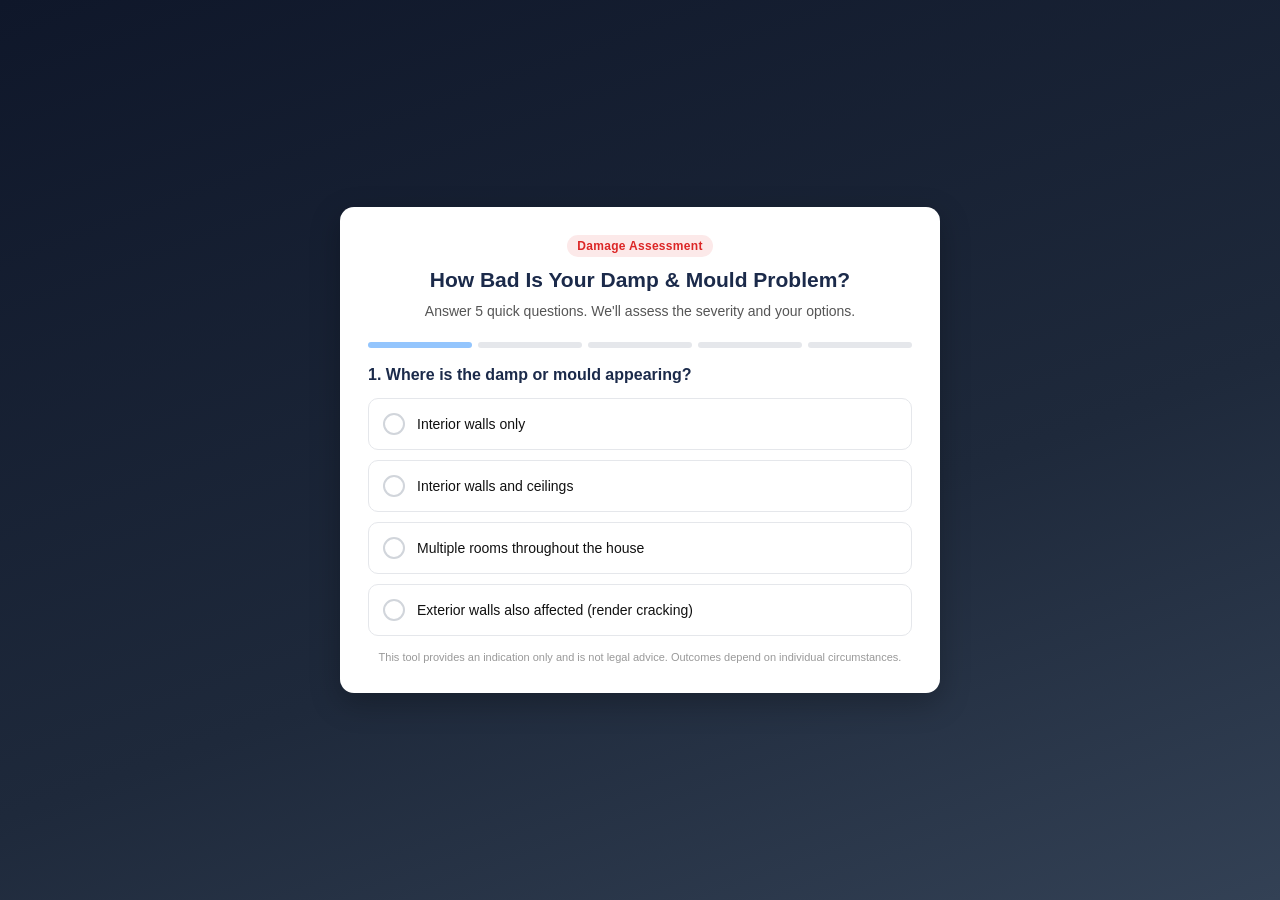
<file: canvablog3.html>
<!doctype html>
<html lang="en">
<head>
  <meta charset="UTF-8">
  <meta name="viewport" content="width=device-width, initial-scale=1.0">
  <title>Damp &amp; Mould Damage Assessment</title>
  <style>
    *{font-family:'Segoe UI',-apple-system,BlinkMacSystemFont,Arial,sans-serif;box-sizing:border-box;margin:0;padding:0}
    html,body{height:100%}
    body{background:linear-gradient(160deg,#0f172a 0%,#1e293b 60%,#334155 100%);display:flex;align-items:center;justify-content:center;padding:16px;min-height:100%}
    .card{width:100%;max-width:600px;background:#fff;border-radius:14px;padding:28px;box-shadow:0 10px 30px rgba(0,0,0,.25);color:#111}
    .hdr{text-align:center;margin-bottom:20px}
    .badge{display:inline-block;background:rgba(220,38,38,.1);color:#DC2626;font-size:12px;font-weight:700;padding:4px 10px;border-radius:99px;margin-bottom:10px;letter-spacing:.3px}
    .hdr h1{font-size:21px;font-weight:700;color:#1B2A4A;margin-bottom:8px;line-height:1.25}
    .hdr p{font-size:14px;color:#555;line-height:1.5}
    .stepper{display:flex;gap:6px;margin-bottom:18px}
    .dot{flex:1;height:6px;border-radius:99px;background:#e5e7eb;transition:background .3s}
    .dot.done{background:#2563EB}.dot.cur{background:#93c5fd}
    .qa{min-height:180px}
    .qc{display:none;animation:fadeIn .3s ease}.qc.on{display:block}
    .qc h2{font-size:16px;font-weight:700;color:#1B2A4A;margin-bottom:14px}
    .opts{display:flex;flex-direction:column;gap:10px}
    .ob{display:flex;align-items:center;gap:12px;width:100%;padding:14px;text-align:left;background:#fff;border:1px solid #e5e7eb;border-radius:10px;font-size:14px;font-weight:500;color:#111;cursor:pointer;transition:all .2s}
    .ob:hover{border-color:#2563EB;background:rgba(37,99,235,.04)}
    .ob .oi{width:22px;height:22px;border-radius:50%;border:2px solid #d1d5db;flex-shrink:0;display:flex;align-items:center;justify-content:center;transition:all .2s}
    .ra{display:none;animation:fadeIn .4s ease}.ra.on{display:block}
    .sbar{height:14px;border-radius:99px;background:#e5e7eb;margin:16px 0 8px;overflow:hidden}
    .sfill{height:100%;border-radius:99px;transition:width .6s ease,background .3s}
    .slbl{display:flex;justify-content:space-between;font-size:12px;font-weight:600;color:#888;margin-bottom:16px}
    .rb{padding:16px;border-radius:10px;margin-bottom:16px;font-size:14px;font-weight:600;line-height:1.5}
    .rb.crit{background:#fef2f2;border-left:4px solid #DC2626;color:#7f1d1d}
    .rb.mod{background:#fffbeb;border-left:4px solid #F59E0B;color:#78350f}
    .rb.mild{background:#f0fdf4;border-left:4px solid #16A34A;color:#14532d}
    .rb .rt{display:block;font-size:12px;font-weight:700;letter-spacing:.4px;margin-bottom:4px}
    .btn{width:100%;padding:13px;background:#2563EB;color:#fff;border:none;border-radius:10px;font-size:15px;font-weight:700;cursor:pointer;transition:background .2s,transform .1s}
    .btn:hover{background:#1d4ed8;transform:translateY(-1px)}
    .btn:disabled{opacity:.5;cursor:not-allowed;transform:none}
    .lead{display:none;margin-top:20px;padding:18px;border:1px solid #e2e6ea;border-radius:10px;background:#f8fafc}
    .lead.show{display:block;animation:fadeIn .3s ease}
    .lead h2{font-size:16px;font-weight:700;color:#1B2A4A;margin-bottom:4px}
    .lead .sub{font-size:13px;color:#555;margin-bottom:14px}
    .fg{margin-bottom:14px}
    .fg label{display:block;font-size:13px;font-weight:600;color:#1B2A4A;margin-bottom:5px}
    .fg input,.fg select{width:100%;padding:11px 12px;border:1px solid #d1d5db;border-radius:8px;font-size:14px;color:#111;outline:none;background:#fff;transition:border-color .2s}
    .fg input:focus,.fg select:focus{border-color:#2563EB;box-shadow:0 0 0 2px rgba(37,99,235,.12)}
    .fg.has-err input,.fg.has-err select{border-color:#dc2626!important;background:#fef8f8}
    .fg .ferr{display:none;font-size:12px;color:#dc2626;margin-top:4px;font-weight:500}
    .fg.has-err .ferr{display:block}
    .iss-err{display:none;font-size:12px;color:#dc2626;margin-top:6px;font-weight:500}
    .iss-err.show{display:block}
    .cond{display:none}.cond.show{display:block}
    .cb{display:flex;align-items:flex-start;gap:10px;margin-bottom:8px}
    .cb input{width:17px;height:17px;margin-top:1px;accent-color:#2563EB;flex-shrink:0;cursor:pointer}
    .cb label{font-size:13px;font-weight:500;color:#111;cursor:pointer}
    .scot{display:none;margin-top:6px;padding:10px;border-radius:8px;background:#fef2f2;border:1px solid #fca5a5;color:#991b1b;font-size:12px;font-weight:600}
    .status{margin-top:8px;font-size:13px;font-weight:600}.status.ok{color:#16A34A}.status.err{color:#DC2626}
    .consent{font-size:11px;color:#888;line-height:1.5;margin-top:8px}
    .back-btn{display:inline-flex;align-items:center;gap:6px;background:none;border:1px solid #d1d5db;border-radius:8px;padding:8px 14px;font-size:13px;font-weight:600;color:#1B2A4A;cursor:pointer;margin-bottom:14px;transition:all .2s}
    .back-btn:hover{background:#f1f5f9;border-color:#1B2A4A}
    .nav-row{display:flex;gap:10px;margin-top:12px}
    .toast{position:fixed;top:16px;right:16px;background:#1B2A4A;color:#fff;padding:13px 18px;border-radius:10px;font-size:14px;font-weight:500;z-index:999;box-shadow:0 4px 14px rgba(0,0,0,.25);animation:slideIn .3s ease}
    .micro{font-size:11px;color:#999;margin-top:14px;line-height:1.4;text-align:center}
    @keyframes fadeIn{from{opacity:0;transform:translateY(-8px)}to{opacity:1;transform:translateY(0)}}
    @keyframes slideIn{from{transform:translateX(300px);opacity:0}to{transform:translateX(0);opacity:1}}
    @keyframes slideOut{from{transform:translateX(0);opacity:1}to{transform:translateX(300px);opacity:0}}
    @media(max-width:480px){.card{padding:22px}.hdr h1{font-size:18px}}
  </style>
</head>
<body>
<div class="card">
  <div class="hdr">
    <span class="badge">Damage Assessment</span>
    <h1>How Bad Is Your Damp &amp; Mould Problem?</h1>
    <p>Answer 5 quick questions. We'll assess the severity and your options.</p>
  </div>
  <div class="stepper" id="stepper"></div>
  <div class="qa" id="qa"></div>
  <div class="ra" id="ra">
    <div class="sbar"><div class="sfill" id="sfill"></div></div>
    <div class="slbl"><span>Minor</span><span>Moderate</span><span>Severe</span><span>Critical</span></div>
    <div class="rb" id="rb"><span class="rt" id="rbT"></span><span id="rbX"></span></div>
    <button class="btn" id="cta">Get a Free Professional Assessment</button>
    <button type="button" class="back-btn" id="retakeQuiz" style="margin-top:12px;width:100%;justify-content:center">&larr; Retake Quiz (change answers)</button>
  </div>

  <div class="lead" id="leadBox">
    <button type="button" class="back-btn" id="backToResult">&larr; Back to Result</button>
    <h2>Get Your Free Spray Foam &amp; Damp Assessment</h2>
    <p class="sub">Complete the details below. <b>Service area: England, Wales &amp; Northern Ireland only.</b></p>
    <form id="leadForm" novalidate>
      <div class="fg" data-f="name"><label for="lf-name">Full name *</label><input type="text" id="lf-name" autocomplete="name" required><div class="ferr">Please enter your full name.</div></div>
      <div class="fg" data-f="phone"><label for="lf-phone">Phone number (UK only) *</label><input type="tel" id="lf-phone" autocomplete="tel" inputmode="tel" required placeholder="e.g. 07700 900000"><div class="ferr">Please enter a valid UK phone number starting with 0 or +44 (10–11 digits).</div><div class="scot" id="scotPhoneWarn">This appears to be a Scottish phone number. We only serve England, Wales &amp; Northern Ireland.</div></div>
      <div class="fg" data-f="email"><label for="lf-email">Email address *</label><input type="email" id="lf-email" autocomplete="email" required placeholder="e.g. name@example.com"><div class="ferr">Please enter a valid email address.</div></div>
      <div class="fg" data-f="addr"><label for="lf-addr">Street address *</label><input type="text" id="lf-addr" autocomplete="street-address" required placeholder="e.g. 12 High Street"><div class="ferr">Please enter your street address.</div></div>
      <div class="fg" data-f="pc"><label for="lf-pc">Postcode *</label><input type="text" id="lf-pc" autocomplete="postal-code" required placeholder="e.g. B1 1BB"><div class="ferr">Please enter a valid UK postcode (e.g. SW1A 1AA).</div><div class="scot" id="scotWarn">Sorry &mdash; we currently only serve England, Wales &amp; Northern Ireland. Scotland is not covered.</div></div>
      <div class="fg" data-f="ptype"><label for="lf-ptype">Property type *</label><select id="lf-ptype" required><option value="">Select...</option><option value="detached">Detached house</option><option value="semi">Semi-detached house</option><option value="terrace">Terraced house</option><option value="bungalow">Bungalow</option><option value="flat">Flat / Maisonette</option><option value="other">Other</option></select><div class="ferr">Please select your property type.</div></div>
      <div class="fg" data-f="floc"><label for="lf-floc">Where is the insulation? *</label><select id="lf-floc" required><option value="">Select...</option><option value="loft_underside">Loft &mdash; underside of roof tiles</option><option value="loft_joists">Loft &mdash; between joists</option><option value="loft_both">Loft &mdash; both underside &amp; joists</option><option value="cavity_walls">Cavity walls</option><option value="external_wall">External wall insulation</option><option value="none">No insulation / Not sure</option></select><div class="ferr">Please select the insulation location.</div></div>
      <div class="fg" data-f="iyear"><label for="lf-iyear">When was it installed? *</label><select id="lf-iyear" required><option value="">Select...</option><option value="less-1">Less than 1 year ago</option><option value="1-3">1&ndash;3 years ago</option><option value="3-5">3&ndash;5 years ago</option><option value="5-10">5&ndash;10 years ago</option><option value="10-plus">More than 10 years ago</option><option value="unsure">Not sure</option></select><div class="ferr">Please select when the insulation was installed.</div></div>
      <div class="fg" data-f="inst"><label for="lf-inst">Who installed it?</label><select id="lf-inst"><option value="">Select...</option><option value="company_known">A company (I know the name)</option><option value="company_unknown">A company (I don't remember)</option><option value="energy_co">Energy company / government scheme</option><option value="previous_owner">Previous owner</option><option value="unsure">Not sure</option></select></div>
      <div class="fg cond" id="instNameRow" data-f="instname"><label for="lf-instname">Installer company name</label><input type="text" id="lf-instname" placeholder="e.g. ABC Insulation Ltd"></div>
      <div class="fg" data-f="surv"><label for="lf-surv">Surveyor inspection before installation? *</label><select id="lf-surv" required><option value="">Select...</option><option value="yes">Yes &mdash; surveyor visited first</option><option value="no">No &mdash; no survey done</option><option value="unsure">Not sure</option></select><div class="ferr">Please select whether a survey was done.</div></div>
      <div class="fg" data-f="issues">
        <label style="margin-bottom:8px">Issues you are experiencing (tick all that apply) *</label>
        <div class="cb"><input type="checkbox" id="i1" name="iss" value="mortgage_blocked"><label for="i1">Mortgage / remortgage blocked or delayed</label></div>
        <div class="cb"><input type="checkbox" id="i2" name="iss" value="valuation_reduced"><label for="i2">Property valuation reduced</label></div>
        <div class="cb"><input type="checkbox" id="i3" name="iss" value="survey_flagged"><label for="i3">Surveyor flagged insulation</label></div>
        <div class="cb"><input type="checkbox" id="i4" name="iss" value="damp"><label for="i4">Damp or condensation</label></div>
        <div class="cb"><input type="checkbox" id="i5" name="iss" value="mould"><label for="i5">Mould growth</label></div>
        <div class="cb"><input type="checkbox" id="i6" name="iss" value="timber_rot"><label for="i6">Timber rot in roof structure</label></div>
        <div class="cb"><input type="checkbox" id="i7" name="iss" value="cold_spots"><label for="i7">Cold spots / worse than before</label></div>
        <div class="cb"><input type="checkbox" id="i8" name="iss" value="render_damage"><label for="i8">External render cracking / falling</label></div>
        <div class="cb"><input type="checkbox" id="i9" name="iss" value="smell"><label for="i9">Musty or chemical smell</label></div>
        <div class="cb"><input type="checkbox" id="i10" name="iss" value="sale_fallen_through"><label for="i10">Sale fallen through</label></div>
        <div class="cb"><input type="checkbox" id="i11" name="iss" value="none_yet"><label for="i11">No issues yet &mdash; proactive check</label></div>
        <div class="iss-err" id="issErr">Please select at least one issue you are experiencing.</div>
      </div>
      <div class="fg" data-f="own"><label for="lf-own">Ownership status *</label><select id="lf-own" required><option value="">Select...</option><option value="owner_occupier">Owner-occupier</option><option value="landlord">Landlord</option><option value="buyer">Buyer (trying to purchase)</option><option value="tenant">Tenant</option></select><div class="ferr">Please select your ownership status.</div></div>
      <div class="fg" data-f="urg"><label for="lf-urg">Urgency</label><select id="lf-urg"><option value="">Select...</option><option value="urgent_sale">Urgent &mdash; sale or remortgage in progress</option><option value="soon">Soon &mdash; next 6 months</option><option value="concerned">Not urgent &mdash; just concerned</option><option value="info">Just gathering information</option></select></div>
      <div class="fg" data-f="contact"><label for="lf-contact">Preferred contact method</label><select id="lf-contact"><option value="">Select...</option><option value="phone">Phone call</option><option value="email">Email</option><option value="either">No preference</option></select></div>
      <div class="fg" data-f="src"><label for="lf-src">How did you hear about us?</label><select id="lf-src"><option value="">Select...</option><option value="facebook">Facebook</option><option value="instagram">Instagram</option><option value="google">Google search</option><option value="friend">Friend or family</option><option value="leaflet">Leaflet / letter</option><option value="news">News article</option><option value="other">Other</option></select></div>
      <div class="consent">By submitting you agree to be contacted about your assessment. We serve England, Wales &amp; Northern Ireland only. Your data is handled securely.</div>
      <button type="submit" class="btn" id="leadBtn">Submit &mdash; Get My Free Assessment</button>
      <div class="status" id="leadSt"></div>
    </form>
  </div>
  <p class="micro">This tool provides an indication only and is not legal advice. Outcomes depend on individual circumstances.</p>
</div>

<script>
(function(){
  var WH='';
  var SC=['AB','DD','DG','EH','FK','G','HS','IV','KA','KW','KY','ML','PA','PH','TD','ZE'];
  function isScot(p){var v=(p||'').trim().toUpperCase().replace(/\s+/g,'');if(!v)return false;return SC.indexOf(v.slice(0,2))>=0||SC.indexOf(v.slice(0,1))>=0}
  var SCOT_PHONES=['0131','0141','01224','01241','01250','01259','01261','01290','01292','01294','01301','01307','01309','01320','01324','01330','01333','01334','01337','01340','01343','01346','01349','01350','01355','01356','01357','01358','01360','01361','01368','01369','01381','01382','01383','01387','01389','01397','01408','01431','01436','01445','01450','01456','01461','01463','01464','01465','01466','01467','01470','01471','01475','01478','01479','01496','01499','01505','01506','01520','01528','01540','01542','01546','01549','01555','01556','01557','01560','01561','01563','01567','01569','01571','01573','01575','01576','01577','01578','01581','01583','01586','01592','01593','01599','01620','01631','01641','01644','01651','01655','01659','01667','01671','01674','01680','01681','01683','01687','01688','01698','01700','01721','01738','01750','01764','01770','01771','01776','01779','01786','01796','01806','01807','01808','01809','01828','01835','01838','01848','01852','01854','01855','01856','01857','01859','01862','01863','01864','01866','01871','01875','01876','01877','01878','01879','01880','01882','01887','01888','01896','01899','01950','01951','01957','01967','01968','01971','01972','01988','01997','013398','013399','013873','018478','018479','018518','018519','018908','018909','019758','019759','0159575','0159576'];
  function isScotPhone(p){var v=(p||'').replace(/[\s\-\(\)\+]/g,'');if(v.indexOf('44')===0)v='0'+v.slice(2);if(v.charAt(0)!=='0')return false;for(var i=0;i<SCOT_PHONES.length;i++){if(v.indexOf(SCOT_PHONES[i])===0)return true}return false}
  function $(id){return document.getElementById(id)}
  function val(id){var e=$(id);return e?(e.value||'').trim():''}
  function sel(id){var e=$(id);return e?e.value:''}
  var reEmail=/^[^\s@]+@[^\s@]+\.[^\s@]{2,}$/;
  var rePhone=/^(?:(?:\+44\s?|0)(?:\d[\s-]?){9,10})$/;
  var rePC=/^[A-Z]{1,2}\d[A-Z\d]?\s*\d[A-Z]{2}$/i;

  function fErr(fg,show){if(!fg)return;if(show)fg.classList.add('has-err');else fg.classList.remove('has-err')}
  function fgOf(id){var e=$(id);return e?e.closest('.fg'):null}

  document.querySelectorAll('#leadForm input, #leadForm select').forEach(function(el){
    var ev=el.tagName==='SELECT'?'change':'input';
    el.addEventListener(ev,function(){fErr(el.closest('.fg'),false);$('leadSt').textContent=''});
  });
  document.querySelectorAll('#leadForm input[name="iss"]').forEach(function(cb){
    cb.addEventListener('change',function(){$('issErr').classList.remove('show')});
  });

  var qs=[
    {q:'Where is the damp or mould appearing?',o:[{t:'Interior walls only',s:1},{t:'Interior walls and ceilings',s:2},{t:'Multiple rooms throughout the house',s:3},{t:'Exterior walls also affected (render cracking)',s:4}]},
    {q:'When did you first notice the problem?',o:[{t:'Less than 6 months ago',s:1},{t:'6 months to 1 year ago',s:2},{t:'1 to 3 years ago',s:3},{t:'Over 3 years ago',s:4}]},
    {q:'How would you describe the mould?',o:[{t:'Small spots near windows',s:1},{t:'Patches on walls or behind furniture',s:2},{t:'Large areas of black mould on walls/ceilings',s:3},{t:'Structural \u2014 mould behind plaster or in wall cavities',s:4}]},
    {q:'Was insulation installed before the problem started?',o:[{t:'No / Not sure',s:0},{t:'Yes \u2014 I arranged it myself',s:1},{t:'Yes \u2014 free or subsidised (energy company / scheme)',s:3},{t:'Yes \u2014 under ECO, Green Deal or similar',s:4}]},
    {q:'Is the problem getting worse?',o:[{t:'No \u2014 stayed the same',s:1},{t:'Slowly getting worse',s:2},{t:'Noticeably worse each year',s:3},{t:'Spreading rapidly \u2014 health concerns',s:4}]}
  ];

  var step=0,score=0,ans=[],sevLvl='mild';
  var stepper=$('stepper'),qa=$('qa'),ra=$('ra');

  qs.forEach(function(_,i){var d=document.createElement('div');d.className='dot';d.setAttribute('data-s',i);stepper.appendChild(d)});

  function render(idx){
    var q=qs[idx];qa.innerHTML='';
    var c=document.createElement('div');c.className='qc on';
    var h=document.createElement('h2');h.textContent=(idx+1)+'. '+q.q;c.appendChild(h);
    var o=document.createElement('div');o.className='opts';
    q.o.forEach(function(opt){
      var b=document.createElement('button');b.type='button';b.className='ob';
      b.innerHTML='<span class="oi"></span><span>'+opt.t+'</span>';
      b.onclick=function(){
        score+=opt.s;ans.push({question:q.q,answer:opt.t,score:opt.s});
        stepper.querySelector('[data-s="'+idx+'"]').className='dot done';
        step++;
        if(step<qs.length){stepper.querySelector('[data-s="'+step+'"]').className='dot cur';render(step)}
        else{showRes()}
      };
      o.appendChild(b);
    });
    c.appendChild(o);
    if(idx>0){
      var bb=document.createElement('button');bb.type='button';bb.className='back-btn';bb.style.marginTop='12px';bb.innerHTML='&larr; Previous Question';
      bb.onclick=function(){
        if(ans.length>0){var prev=ans.pop();score-=prev.score;}
        stepper.querySelector('[data-s="'+idx+'"]').className='dot';
        step=idx-1;stepper.querySelector('[data-s="'+step+'"]').className='dot cur';render(step);
      };
      c.appendChild(bb);
    }
    qa.appendChild(c);
  }

  function showRes(){
    qa.style.display='none';ra.classList.add('on');
    var pct=Math.min(Math.round((score/20)*100),100);
    var f=$('sfill'),rb=$('rb'),rt=$('rbT'),rx=$('rbX');
    f.style.width=pct+'%';rb.classList.remove('crit','mod','mild');
    if(pct>=70){f.style.background='linear-gradient(90deg,#f87171,#DC2626)';rb.classList.add('crit');sevLvl='critical';rt.textContent='CRITICAL \u2014 URGENT ACTION NEEDED';rx.textContent='Your property shows signs of severe damage likely caused by wrongly installed insulation. This level typically supports claims of \u00A315,000\u2013\u00A350,000+. Seek professional assessment immediately.';}
    else if(pct>=40){f.style.background='linear-gradient(90deg,#fbbf24,#F59E0B)';rb.classList.add('mod');sevLvl='moderate';rt.textContent='MODERATE \u2014 ASSESSMENT RECOMMENDED';rx.textContent='Clear signs of insulation-related damage. A professional assessment will determine the full extent. Typical cases: \u00A310,000\u2013\u00A330,000.';}
    else{f.style.background='linear-gradient(90deg,#4ade80,#16A34A)';rb.classList.add('mild');sevLvl='mild';rt.textContent='MILD \u2014 WORTH MONITORING';rx.textContent='Damage appears relatively minor, but insulation-related damp almost always worsens. A free check now could save significant cost later.';}
  }

  $('cta').onclick=function(){$('leadBox').classList.add('show');$('leadBox').scrollIntoView({behavior:'smooth',block:'start'});setTimeout(function(){$('lf-name').focus()},300)};
  $('backToResult').onclick=function(){$('leadBox').classList.remove('show');ra.scrollIntoView({behavior:'smooth',block:'center'})};
  $('retakeQuiz').onclick=function(){step=0;score=0;ans=[];ra.classList.remove('on');qa.style.display='';stepper.querySelectorAll('.dot').forEach(function(d,i){d.className=i===0?'dot cur':'dot'});render(0);qa.scrollIntoView({behavior:'smooth',block:'center'})};

  var pc=$('lf-pc'),sw=$('scotWarn');
  pc.addEventListener('input',function(){sw.style.display=isScot(pc.value)?'block':'none'});
  var ph=$('lf-phone'),spw=$('scotPhoneWarn');
  ph.addEventListener('input',function(){spw.style.display=isScotPhone(ph.value)?'block':'none'});

  $('lf-inst').addEventListener('change',function(){$('instNameRow').classList.toggle('show',this.value==='company_known')});

  function setSt(m,k){var s=$('leadSt');s.textContent=m||'';s.className='status'+(k==='ok'?' ok':k==='err'?' err':'')}

  $('leadForm').onsubmit=async function(e){
    e.preventDefault();
    document.querySelectorAll('#leadForm .fg').forEach(function(g){g.classList.remove('has-err')});
    $('issErr').classList.remove('show');setSt('');

    var name=val('lf-name'),phone=val('lf-phone'),email=val('lf-email'),addr=val('lf-addr'),postcode=val('lf-pc');
    var ptype=sel('lf-ptype'),floc=sel('lf-floc'),iyear=sel('lf-iyear'),inst=sel('lf-inst'),instname=val('lf-instname'),surv=sel('lf-surv'),own=sel('lf-own'),urg=sel('lf-urg'),contact=sel('lf-contact'),src=sel('lf-src');
    var iss=[];document.querySelectorAll('#leadForm input[name="iss"]:checked').forEach(function(c){iss.push(c.value)});

    var errs=[],first=null;
    function markErr(id){var g=fgOf(id);fErr(g,true);errs.push(id);if(!first)first=g}
    if(!name)markErr('lf-name');
    if(!phone||!rePhone.test(phone.replace(/[\s-]/g,''))||isScotPhone(phone))markErr('lf-phone');
    if(!email||!reEmail.test(email))markErr('lf-email');
    if(!addr)markErr('lf-addr');
    if(!postcode||!rePC.test(postcode))markErr('lf-pc');
    if(!ptype)markErr('lf-ptype');
    if(!floc)markErr('lf-floc');
    if(!iyear)markErr('lf-iyear');
    if(!surv)markErr('lf-surv');
    if(!iss.length){$('issErr').classList.add('show');errs.push('iss');if(!first)first=document.querySelector('[data-f="issues"]')}
    if(!own)markErr('lf-own');

    if(errs.length){
      setSt('Please fix the '+errs.length+' highlighted field'+(errs.length>1?'s':'')+' above.','err');
      if(first)first.scrollIntoView({behavior:'smooth',block:'center'});
      return;
    }
    if(isScot(postcode)){fErr(fgOf('lf-pc'),true);setSt('Sorry \u2014 we only serve England, Wales & Northern Ireland.','err');fgOf('lf-pc').scrollIntoView({behavior:'smooth',block:'center'});return}

    setSt('Submitting...');$('leadBtn').disabled=true;
    var pct=Math.min(Math.round((score/20)*100),100);
    var payload={source:'canva_damp_assessment',submitted_at:new Date().toISOString(),full_name:name,phone:phone,email:email,address:addr,postcode:postcode,property_type:ptype,foam_location:floc,install_year:iyear,installer:inst,installer_name:instname,surveyor_pre_check:surv,issues:iss,ownership:own,urgency:urg,preferred_contact:contact,referral_source:src,severity_score:score,severity_pct:pct,severity_level:sevLvl,quiz_answers:ans,referrer:document.referrer||''};

    try{
      if(WH){var r=await fetch(WH,{method:'POST',headers:{'Content-Type':'application/json'},body:JSON.stringify(payload)});if(!r.ok)throw new Error(r.status)}
      else{console.log('[Lead]',payload)}
      setSt('Thanks! A damage specialist will review your case and be in touch.','ok');
      $('leadForm').reset();sw.style.display='none';$('instNameRow').classList.remove('show');
      toast('\u2713 Assessment received. We\'ll contact you shortly.');
    }catch(er){console.error(er);setSt('Submission failed \u2014 please check your connection and try again.','err')}
    finally{$('leadBtn').disabled=false}
  };

  function toast(m){var t=document.createElement('div');t.className='toast';t.textContent=m;document.body.appendChild(t);setTimeout(function(){t.style.animation='slideOut .3s ease forwards';setTimeout(function(){t.remove()},300)},3000)}

  stepper.querySelector('[data-s="0"]').className='dot cur';
  render(0);
})();
</script>
</body>
</html>
</file>
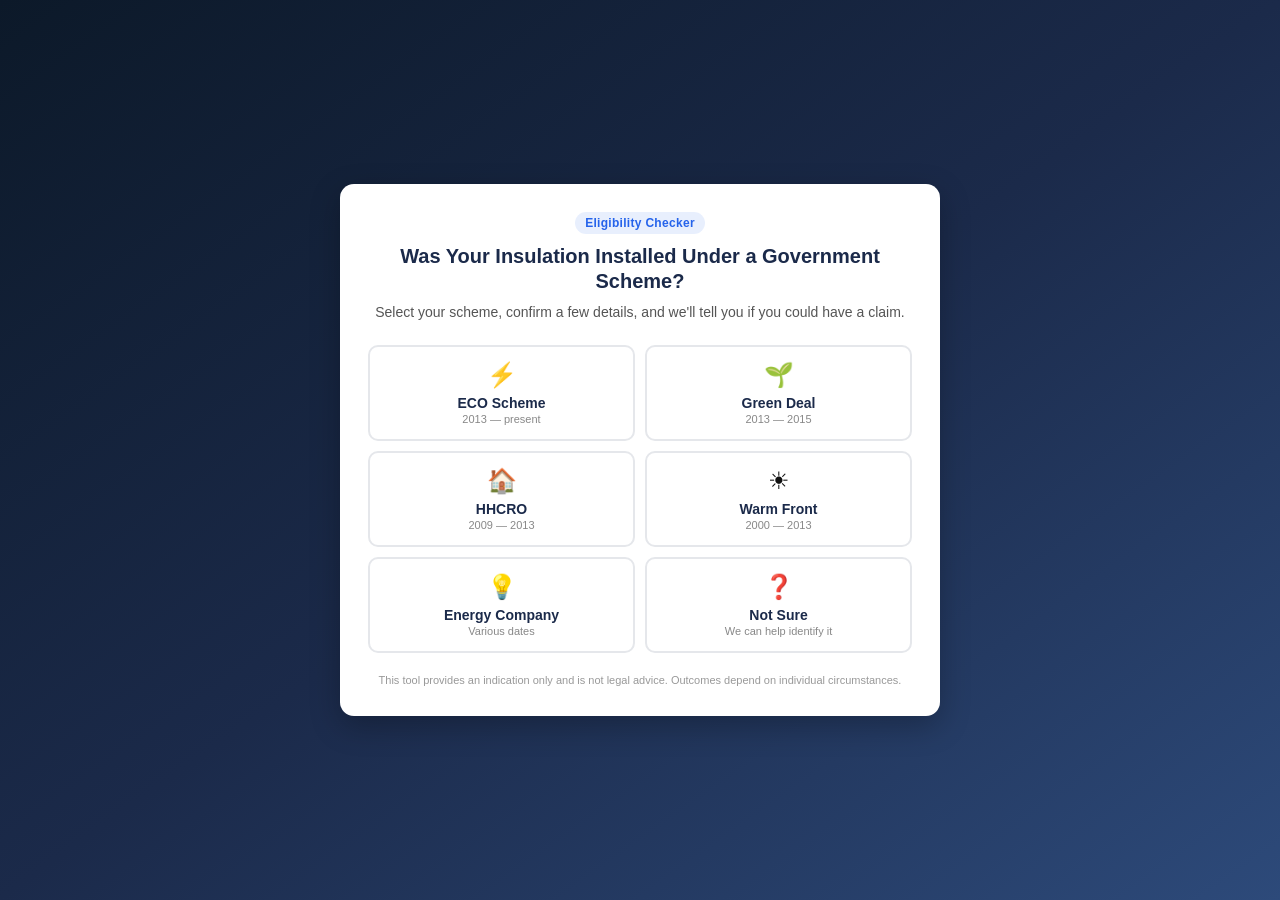
<file: canvablog4.html>
<!doctype html>
<html lang="en">
<head>
  <meta charset="UTF-8">
  <meta name="viewport" content="width=device-width, initial-scale=1.0">
  <title>Government Scheme Eligibility Checker</title>
  <style>
    *{font-family:'Segoe UI',-apple-system,BlinkMacSystemFont,Arial,sans-serif;box-sizing:border-box;margin:0;padding:0}
    html,body{height:100%}
    body{background:linear-gradient(145deg,#0c1929 0%,#1B2A4A 50%,#2d4a7a 100%);display:flex;align-items:center;justify-content:center;padding:16px;min-height:100%}
    .card{width:100%;max-width:600px;background:#fff;border-radius:14px;padding:28px;box-shadow:0 10px 30px rgba(0,0,0,.25);color:#111}
    .hdr{text-align:center;margin-bottom:22px}
    .badge{display:inline-block;background:rgba(37,99,235,.1);color:#2563EB;font-size:12px;font-weight:700;padding:4px 10px;border-radius:99px;margin-bottom:10px;letter-spacing:.3px}
    .hdr h1{font-size:20px;font-weight:700;color:#1B2A4A;margin-bottom:8px;line-height:1.25}
    .hdr p{font-size:14px;color:#555;line-height:1.5}
    .schemes{display:grid;grid-template-columns:1fr 1fr;gap:10px;margin-bottom:20px}
    .sc{padding:14px;border:2px solid #e5e7eb;border-radius:10px;cursor:pointer;transition:all .2s;text-align:center}
    .sc:hover{border-color:#93c5fd;background:rgba(37,99,235,.03)}
    .sc.on{border-color:#2563EB;background:rgba(37,99,235,.06)}
    .sc .si{font-size:24px;margin-bottom:6px;display:block}
    .sc .sn{font-size:14px;font-weight:700;color:#1B2A4A;display:block}
    .sc .sp{font-size:11px;color:#888;display:block;margin-top:2px}
    .fs{display:none;animation:fadeIn .3s ease}.fs.on{display:block}
    .fg{margin-bottom:14px}
    .fg label{display:block;font-size:13px;font-weight:600;color:#1B2A4A;margin-bottom:5px}
    .fg select,.fg input{width:100%;padding:11px 12px;border:1px solid #d1d5db;border-radius:8px;font-size:14px;color:#111;outline:none;background:#fff;transition:border-color .2s}
    .fg select:focus,.fg input:focus{border-color:#2563EB;box-shadow:0 0 0 2px rgba(37,99,235,.12)}
    .fg.has-err input,.fg.has-err select{border-color:#dc2626!important;background:#fef8f8}
    .fg .ferr{display:none;font-size:12px;color:#dc2626;margin-top:4px;font-weight:500}
    .fg.has-err .ferr{display:block}
    .iss-err{display:none;font-size:12px;color:#dc2626;margin-top:6px;font-weight:500}
    .iss-err.show{display:block}
    .cond{display:none}.cond.show{display:block}
    .cr{display:flex;align-items:flex-start;gap:10px;padding:12px;border:1px solid #e5e7eb;border-radius:8px;margin-bottom:10px;cursor:pointer;transition:all .2s}
    .cr:hover{border-color:#93c5fd}
    .cr input{width:18px;height:18px;margin-top:1px;accent-color:#2563EB;flex-shrink:0;cursor:pointer}
    .cr span{font-size:14px;font-weight:500;color:#111}
    .rp{display:none;padding:16px;border-radius:10px;margin:18px 0;font-size:14px;font-weight:600;line-height:1.5;animation:fadeIn .3s ease}
    .rp.on{display:block}
    .rp.elig{background:#f0fdf4;border-left:4px solid #16A34A;color:#14532d}
    .rp.part{background:#fffbeb;border-left:4px solid #F59E0B;color:#78350f}
    .rp.inelig{background:#fef2f2;border-left:4px solid #DC2626;color:#7f1d1d}
    .rp .rt{display:block;font-size:12px;font-weight:700;letter-spacing:.4px;margin-bottom:4px}
    .cv{text-align:center;margin:14px 0;display:none}
    .cv .ca{font-size:28px;font-weight:800;color:#F59E0B}
    .cv .cl{font-size:12px;color:#888;margin-top:2px}
    .btn{width:100%;padding:13px;background:#2563EB;color:#fff;border:none;border-radius:10px;font-size:15px;font-weight:700;cursor:pointer;transition:background .2s,transform .1s}
    .btn:hover{background:#1d4ed8;transform:translateY(-1px)}
    .btn:disabled{opacity:.5;cursor:not-allowed;transform:none}
    .lead{display:none;margin-top:20px;padding:18px;border:1px solid #e2e6ea;border-radius:10px;background:#f8fafc}
    .lead.show{display:block;animation:fadeIn .3s ease}
    .lead h2{font-size:16px;font-weight:700;color:#1B2A4A;margin-bottom:4px}
    .lead .sub{font-size:13px;color:#555;margin-bottom:14px}
    .cb{display:flex;align-items:flex-start;gap:10px;margin-bottom:8px}
    .cb input{width:17px;height:17px;margin-top:1px;accent-color:#2563EB;flex-shrink:0;cursor:pointer}
    .cb label{font-size:13px;font-weight:500;color:#111;cursor:pointer}
    .scot{display:none;margin-top:6px;padding:10px;border-radius:8px;background:#fef2f2;border:1px solid #fca5a5;color:#991b1b;font-size:12px;font-weight:600}
    .status{margin-top:8px;font-size:13px;font-weight:600}.status.ok{color:#16A34A}.status.err{color:#DC2626}
    .consent{font-size:11px;color:#888;line-height:1.5;margin-top:8px}
    .back-btn{display:inline-flex;align-items:center;gap:6px;background:none;border:1px solid #d1d5db;border-radius:8px;padding:8px 14px;font-size:13px;font-weight:600;color:#1B2A4A;cursor:pointer;margin-bottom:14px;transition:all .2s}
    .back-btn:hover{background:#f1f5f9;border-color:#1B2A4A}
    .toast{position:fixed;top:16px;right:16px;background:#1B2A4A;color:#fff;padding:13px 18px;border-radius:10px;font-size:14px;font-weight:500;z-index:999;box-shadow:0 4px 14px rgba(0,0,0,.25);animation:slideIn .3s ease}
    .micro{font-size:11px;color:#999;margin-top:14px;line-height:1.4;text-align:center}
    @keyframes fadeIn{from{opacity:0;transform:translateY(-8px)}to{opacity:1;transform:translateY(0)}}
    @keyframes slideIn{from{transform:translateX(300px);opacity:0}to{transform:translateX(0);opacity:1}}
    @keyframes slideOut{from{transform:translateX(0);opacity:1}to{transform:translateX(300px);opacity:0}}
    @media(max-width:480px){.card{padding:22px}.hdr h1{font-size:17px}.schemes{grid-template-columns:1fr}}
  </style>
</head>
<body>
<div class="card">
  <div class="hdr">
    <span class="badge">Eligibility Checker</span>
    <h1>Was Your Insulation Installed Under a Government Scheme?</h1>
    <p>Select your scheme, confirm a few details, and we'll tell you if you could have a claim.</p>
  </div>

  <div class="schemes" id="sg">
    <div class="sc" data-v="eco"><span class="si">&#9889;</span><span class="sn">ECO Scheme</span><span class="sp">2013 &mdash; present</span></div>
    <div class="sc" data-v="green-deal"><span class="si">&#127793;</span><span class="sn">Green Deal</span><span class="sp">2013 &mdash; 2015</span></div>
    <div class="sc" data-v="hhcro"><span class="si">&#127968;</span><span class="sn">HHCRO</span><span class="sp">2009 &mdash; 2013</span></div>
    <div class="sc" data-v="warm-front"><span class="si">&#9728;</span><span class="sn">Warm Front</span><span class="sp">2000 &mdash; 2013</span></div>
    <div class="sc" data-v="energy-company"><span class="si">&#128161;</span><span class="sn">Energy Company</span><span class="sp">Various dates</span></div>
    <div class="sc" data-v="unsure"><span class="si">&#10067;</span><span class="sn">Not Sure</span><span class="sp">We can help identify it</span></div>
  </div>

  <div class="fs" id="s2">
    <button type="button" class="back-btn" id="backToSchemes">&larr; Change Scheme</button>
    <div class="fg"><label>Insulation type</label><select id="insT"><option value="">Select...</option><option value="cavity_wall">Cavity wall insulation</option><option value="loft">Loft insulation</option><option value="external_wall">External wall insulation (EWI)</option><option value="spray_foam">Spray foam</option><option value="unsure">Not sure</option></select></div>
    <div class="fg"><label>Property type</label><select id="ptC"><option value="">Select...</option><option value="detached">Detached</option><option value="semi">Semi-detached</option><option value="terrace">Terraced</option><option value="flat">Flat / Maisonette</option><option value="bungalow">Bungalow</option></select></div>
    <label class="cr"><input type="checkbox" id="hasDmg"><span>My home now has damp, mould, condensation, or cold spots</span></label>
    <label class="cr"><input type="checkbox" id="noSurv"><span>No proper survey was done before installation</span></label>
    <label class="cr"><input type="checkbox" id="w15"><span>Insulation was installed within the last 15 years</span></label>
    <button type="button" class="btn" id="chkBtn" disabled>Check My Eligibility</button>
  </div>

  <div class="rp" id="rp"><span class="rt" id="rpT"></span><span id="rpX"></span></div>
  <div class="cv" id="cvBox"><div class="ca" id="cvA"></div><div class="cl">Typical claim value for your situation</div></div>
  <div id="ctaW" style="display:none"><button class="btn" id="ctaBtn">Get My Free Claim Assessment</button>
    <button type="button" class="back-btn" id="backToElig" style="margin-top:10px;width:100%;justify-content:center">&larr; Change Answers</button></div>

  <div class="lead" id="leadBox">
    <button type="button" class="back-btn" id="backToResult4">&larr; Back to Result</button>
    <h2>Start Your Claim &mdash; Free Assessment</h2>
    <p class="sub">Complete the details below. <b>Service area: England, Wales &amp; Northern Ireland only.</b></p>
    <form id="leadForm" novalidate>
      <div class="fg" data-f="name"><label for="lf-name">Full name *</label><input type="text" id="lf-name" autocomplete="name" required><div class="ferr">Please enter your full name.</div></div>
      <div class="fg" data-f="phone"><label for="lf-phone">Phone number (UK only) *</label><input type="tel" id="lf-phone" autocomplete="tel" inputmode="tel" required placeholder="e.g. 07700 900000"><div class="ferr">Please enter a valid UK phone number starting with 0 or +44 (10–11 digits).</div><div class="scot" id="scotPhoneWarn">This appears to be a Scottish phone number. We only serve England, Wales &amp; Northern Ireland.</div></div>
      <div class="fg" data-f="email"><label for="lf-email">Email address *</label><input type="email" id="lf-email" autocomplete="email" required placeholder="e.g. name@example.com"><div class="ferr">Please enter a valid email address.</div></div>
      <div class="fg" data-f="addr"><label for="lf-addr">Street address *</label><input type="text" id="lf-addr" autocomplete="street-address" required placeholder="e.g. 12 High Street"><div class="ferr">Please enter your street address.</div></div>
      <div class="fg" data-f="pc"><label for="lf-pc">Postcode *</label><input type="text" id="lf-pc" autocomplete="postal-code" required placeholder="e.g. B1 1BB"><div class="ferr">Please enter a valid UK postcode (e.g. SW1A 1AA).</div><div class="scot" id="scotWarn">Sorry &mdash; we currently only serve England, Wales &amp; Northern Ireland. Scotland is not covered.</div></div>
      <div class="fg" data-f="ptype"><label for="lf-ptype">Property type *</label><select id="lf-ptype" required><option value="">Select...</option><option value="detached">Detached house</option><option value="semi">Semi-detached house</option><option value="terrace">Terraced house</option><option value="bungalow">Bungalow</option><option value="flat">Flat / Maisonette</option><option value="other">Other</option></select><div class="ferr">Please select your property type.</div></div>
      <div class="fg" data-f="floc"><label for="lf-floc">Where is the insulation? *</label><select id="lf-floc" required><option value="">Select...</option><option value="loft_underside">Loft &mdash; underside of roof tiles</option><option value="loft_joists">Loft &mdash; between joists</option><option value="loft_both">Loft &mdash; both underside &amp; joists</option><option value="cavity_walls">Cavity walls</option><option value="external_wall">External wall insulation</option><option value="other">Other / Not sure</option></select><div class="ferr">Please select where the insulation is located.</div></div>
      <div class="fg" data-f="iyear"><label for="lf-iyear">When was it installed? *</label><select id="lf-iyear" required><option value="">Select...</option><option value="less-1">Less than 1 year ago</option><option value="1-3">1&ndash;3 years ago</option><option value="3-5">3&ndash;5 years ago</option><option value="5-10">5&ndash;10 years ago</option><option value="10-plus">More than 10 years ago</option><option value="unsure">Not sure</option></select><div class="ferr">Please select when the insulation was installed.</div></div>
      <div class="fg" data-f="inst"><label for="lf-inst">Who installed it?</label><select id="lf-inst"><option value="">Select...</option><option value="company_known">A company (I know the name)</option><option value="company_unknown">A company (I don't remember)</option><option value="energy_co">Energy company / government scheme</option><option value="previous_owner">Previous owner</option><option value="unsure">Not sure</option></select></div>
      <div class="fg cond" id="instNameRow" data-f="instname"><label for="lf-instname">Installer company name</label><input type="text" id="lf-instname" placeholder="e.g. ABC Insulation Ltd"></div>
      <div class="fg" data-f="surv"><label for="lf-surv">Surveyor inspection before installation? *</label><select id="lf-surv" required><option value="">Select...</option><option value="yes">Yes &mdash; surveyor visited first</option><option value="no">No &mdash; no survey done</option><option value="unsure">Not sure</option></select><div class="ferr">Please select whether a survey was done.</div></div>
      <div class="fg" data-f="issues">
        <label style="margin-bottom:8px">Issues you are experiencing (tick all that apply) *</label>
        <div class="cb"><input type="checkbox" id="i1" name="iss" value="mortgage_blocked"><label for="i1">Mortgage / remortgage blocked or delayed</label></div>
        <div class="cb"><input type="checkbox" id="i2" name="iss" value="valuation_reduced"><label for="i2">Property valuation reduced</label></div>
        <div class="cb"><input type="checkbox" id="i3" name="iss" value="survey_flagged"><label for="i3">Surveyor flagged insulation</label></div>
        <div class="cb"><input type="checkbox" id="i4" name="iss" value="damp"><label for="i4">Damp or condensation</label></div>
        <div class="cb"><input type="checkbox" id="i5" name="iss" value="mould"><label for="i5">Mould growth</label></div>
        <div class="cb"><input type="checkbox" id="i6" name="iss" value="timber_rot"><label for="i6">Timber rot</label></div>
        <div class="cb"><input type="checkbox" id="i7" name="iss" value="cold_spots"><label for="i7">Cold spots / worse than before</label></div>
        <div class="cb"><input type="checkbox" id="i8" name="iss" value="render_damage"><label for="i8">Render cracking / falling</label></div>
        <div class="cb"><input type="checkbox" id="i9" name="iss" value="smell"><label for="i9">Musty or chemical smell</label></div>
        <div class="cb"><input type="checkbox" id="i10" name="iss" value="sale_fallen_through"><label for="i10">Sale fallen through</label></div>
        <div class="cb"><input type="checkbox" id="i11" name="iss" value="none_yet"><label for="i11">No issues yet &mdash; proactive check</label></div>
        <div class="iss-err" id="issErr">Please select at least one issue you are experiencing.</div>
      </div>
      <div class="fg" data-f="own"><label for="lf-own">Ownership status *</label><select id="lf-own" required><option value="">Select...</option><option value="owner_occupier">Owner-occupier</option><option value="landlord">Landlord</option><option value="buyer">Buyer</option><option value="tenant">Tenant</option></select><div class="ferr">Please select your ownership status.</div></div>
      <div class="fg" data-f="urg"><label for="lf-urg">Urgency</label><select id="lf-urg"><option value="">Select...</option><option value="urgent_sale">Urgent &mdash; sale or remortgage in progress</option><option value="soon">Soon &mdash; next 6 months</option><option value="concerned">Not urgent &mdash; just concerned</option><option value="info">Just gathering information</option></select></div>
      <div class="fg" data-f="contact"><label for="lf-contact">Preferred contact method</label><select id="lf-contact"><option value="">Select...</option><option value="phone">Phone call</option><option value="email">Email</option><option value="either">No preference</option></select></div>
      <div class="fg" data-f="src"><label for="lf-src">How did you hear about us?</label><select id="lf-src"><option value="">Select...</option><option value="facebook">Facebook</option><option value="instagram">Instagram</option><option value="google">Google search</option><option value="friend">Friend or family</option><option value="leaflet">Leaflet / letter</option><option value="news">News article</option><option value="other">Other</option></select></div>
      <div class="consent">By submitting you agree to be contacted about your claim. We serve England, Wales &amp; Northern Ireland only. Your data is handled securely.</div>
      <button type="submit" class="btn" id="leadBtn">Submit &mdash; Start My Claim</button>
      <div class="status" id="leadSt"></div>
    </form>
  </div>
  <p class="micro">This tool provides an indication only and is not legal advice. Outcomes depend on individual circumstances.</p>
</div>

<script>
(function(){
  var WH='';
  var SC=['AB','DD','DG','EH','FK','G','HS','IV','KA','KW','KY','ML','PA','PH','TD','ZE'];
  function isScot(p){var v=(p||'').trim().toUpperCase().replace(/\s+/g,'');if(!v)return false;return SC.indexOf(v.slice(0,2))>=0||SC.indexOf(v.slice(0,1))>=0}
  var SCOT_PHONES=['0131','0141','01224','01241','01250','01259','01261','01290','01292','01294','01301','01307','01309','01320','01324','01330','01333','01334','01337','01340','01343','01346','01349','01350','01355','01356','01357','01358','01360','01361','01368','01369','01381','01382','01383','01387','01389','01397','01408','01431','01436','01445','01450','01456','01461','01463','01464','01465','01466','01467','01470','01471','01475','01478','01479','01496','01499','01505','01506','01520','01528','01540','01542','01546','01549','01555','01556','01557','01560','01561','01563','01567','01569','01571','01573','01575','01576','01577','01578','01581','01583','01586','01592','01593','01599','01620','01631','01641','01644','01651','01655','01659','01667','01671','01674','01680','01681','01683','01687','01688','01698','01700','01721','01738','01750','01764','01770','01771','01776','01779','01786','01796','01806','01807','01808','01809','01828','01835','01838','01848','01852','01854','01855','01856','01857','01859','01862','01863','01864','01866','01871','01875','01876','01877','01878','01879','01880','01882','01887','01888','01896','01899','01950','01951','01957','01967','01968','01971','01972','01988','01997','013398','013399','013873','018478','018479','018518','018519','018908','018909','019758','019759','0159575','0159576'];
  function isScotPhone(p){var v=(p||'').replace(/[\s\-\(\)\+]/g,'');if(v.indexOf('44')===0)v='0'+v.slice(2);if(v.charAt(0)!=='0')return false;for(var i=0;i<SCOT_PHONES.length;i++){if(v.indexOf(SCOT_PHONES[i])===0)return true}return false}
  function $(id){return document.getElementById(id)}
  function val(id){var e=$(id);return e?(e.value||'').trim():''}
  function sel(id){var e=$(id);return e?e.value:''}
  var reEmail=/^[^\s@]+@[^\s@]+\.[^\s@]{2,}$/;
  var rePhone=/^(?:(?:\+44\s?|0)(?:\d[\s-]?){9,10})$/;
  var rePC=/^[A-Z]{1,2}\d[A-Z\d]?\s*\d[A-Z]{2}$/i;

  function fErr(fg,show){if(!fg)return;if(show)fg.classList.add('has-err');else fg.classList.remove('has-err')}
  function fgOf(id){var e=$(id);return e?e.closest('.fg'):null}

  document.querySelectorAll('#leadForm input, #leadForm select').forEach(function(el){
    var ev=el.tagName==='SELECT'?'change':'input';
    el.addEventListener(ev,function(){fErr(el.closest('.fg'),false);$('leadSt').textContent=''});
  });
  document.querySelectorAll('#leadForm input[name="iss"]').forEach(function(cb){
    cb.addEventListener('change',function(){$('issErr').classList.remove('show')});
  });

  var scheme='',eligLvl='';
  var cards=document.querySelectorAll('.sc');
  cards.forEach(function(c){c.onclick=function(){cards.forEach(function(x){x.classList.remove('on')});c.classList.add('on');scheme=c.getAttribute('data-v');$('s2').classList.add('on');$('s2').scrollIntoView({behavior:'smooth',block:'nearest'})}});

  var insT=$('insT'),ptC=$('ptC'),hasDmg=$('hasDmg'),noSurv=$('noSurv'),w15=$('w15'),chkBtn=$('chkBtn');
  function upChk(){chkBtn.disabled=!(insT.value&&ptC.value&&(hasDmg.checked||noSurv.checked||w15.checked))}
  [insT,ptC].forEach(function(e){e.onchange=upChk});
  [hasDmg,noSurv,w15].forEach(function(e){e.onchange=upChk});

  chkBtn.onclick=function(){
    var s=0;
    if(hasDmg.checked)s+=3;if(noSurv.checked)s+=2;if(w15.checked)s+=2;
    if(['eco','green-deal','hhcro','warm-front'].indexOf(scheme)>=0)s+=2;
    if(scheme==='energy-company')s+=1;
    if(['cavity_wall','external_wall','spray_foam'].indexOf(insT.value)>=0)s+=1;

    var rp=$('rp'),rpT=$('rpT'),rpX=$('rpX'),cv=$('cvBox'),cvA=$('cvA'),ctaW=$('ctaW');
    rp.classList.remove('on','elig','part','inelig');

    if(s>=7){eligLvl='eligible';rp.classList.add('on','elig');rpT.textContent='LIKELY ELIGIBLE \u2014 STRONG CASE';rpX.textContent='Based on your answers, you appear to have a strong case. The scheme, insulation type, and damage are consistent with cases where installers and funders have been found liable.';cvA.textContent='\u00A315,000 \u2013 \u00A350,000+';cv.style.display=''}
    else if(s>=4){eligLvl='partial';rp.classList.add('on','part');rpT.textContent='POSSIBLY ELIGIBLE \u2014 FURTHER ASSESSMENT NEEDED';rpX.textContent='Some indicators of a valid claim, but we need more details. A free professional assessment will determine the strength of your case.';cvA.textContent='\u00A310,000 \u2013 \u00A330,000';cv.style.display=''}
    else{eligLvl='ineligible';rp.classList.add('on','inelig');rpT.textContent='UNLIKELY ELIGIBLE AT THIS TIME';rpX.textContent='Based on your answers, you may not meet the criteria right now. If damage worsens, check again.';cv.style.display='none'}
    ctaW.style.display=s>=4?'':'none';
    rp.scrollIntoView({behavior:'smooth',block:'nearest'});
  };

  $('ctaBtn').onclick=function(){$('leadBox').classList.add('show');$('leadBox').scrollIntoView({behavior:'smooth',block:'start'});setTimeout(function(){$('lf-name').focus()},300)};
  $('backToResult4').onclick=function(){$('leadBox').classList.remove('show');$('rp').scrollIntoView({behavior:'smooth',block:'center'})};
  $('backToElig').onclick=function(){$('rp').classList.remove('on','elig','part','inelig');$('cvBox').style.display='none';$('ctaW').style.display='none';$('leadBox').classList.remove('show');$('s2').scrollIntoView({behavior:'smooth',block:'center'})};
  $('backToSchemes').onclick=function(){$('s2').classList.remove('on');$('rp').classList.remove('on','elig','part','inelig');$('cvBox').style.display='none';$('ctaW').style.display='none';$('leadBox').classList.remove('show');cards.forEach(function(x){x.classList.remove('on')});scheme='';$('sg').scrollIntoView({behavior:'smooth',block:'center'})};

  var pc=$('lf-pc'),sw=$('scotWarn');
  pc.addEventListener('input',function(){sw.style.display=isScot(pc.value)?'block':'none'});
  var ph=$('lf-phone'),spw=$('scotPhoneWarn');
  ph.addEventListener('input',function(){spw.style.display=isScotPhone(ph.value)?'block':'none'});

  $('lf-inst').addEventListener('change',function(){$('instNameRow').classList.toggle('show',this.value==='company_known')});

  function setSt(m,k){var s=$('leadSt');s.textContent=m||'';s.className='status'+(k==='ok'?' ok':k==='err'?' err':'')}

  $('leadForm').onsubmit=async function(e){
    e.preventDefault();
    document.querySelectorAll('#leadForm .fg').forEach(function(g){g.classList.remove('has-err')});
    $('issErr').classList.remove('show');setSt('');

    var name=val('lf-name'),phone=val('lf-phone'),email=val('lf-email'),addr=val('lf-addr'),postcode=val('lf-pc');
    var ptype=sel('lf-ptype'),floc=sel('lf-floc'),iyear=sel('lf-iyear'),inst=sel('lf-inst'),instname=val('lf-instname'),surv=sel('lf-surv'),own=sel('lf-own'),urg=sel('lf-urg'),contact=sel('lf-contact'),src=sel('lf-src');
    var iss=[];document.querySelectorAll('#leadForm input[name="iss"]:checked').forEach(function(c){iss.push(c.value)});

    var errs=[],first=null;
    function markErr(id){var g=fgOf(id);fErr(g,true);errs.push(id);if(!first)first=g}
    if(!name)markErr('lf-name');
    if(!phone||!rePhone.test(phone.replace(/[\s-]/g,''))||isScotPhone(phone))markErr('lf-phone');
    if(!email||!reEmail.test(email))markErr('lf-email');
    if(!addr)markErr('lf-addr');
    if(!postcode||!rePC.test(postcode))markErr('lf-pc');
    if(!ptype)markErr('lf-ptype');
    if(!floc)markErr('lf-floc');
    if(!iyear)markErr('lf-iyear');
    if(!surv)markErr('lf-surv');
    if(!iss.length){$('issErr').classList.add('show');errs.push('iss');if(!first)first=document.querySelector('[data-f="issues"]')}
    if(!own)markErr('lf-own');

    if(errs.length){
      setSt('Please fix the '+errs.length+' highlighted field'+(errs.length>1?'s':'')+' above.','err');
      if(first)first.scrollIntoView({behavior:'smooth',block:'center'});
      return;
    }
    if(isScot(postcode)){fErr(fgOf('lf-pc'),true);setSt('Sorry \u2014 we only serve England, Wales & Northern Ireland.','err');fgOf('lf-pc').scrollIntoView({behavior:'smooth',block:'center'});return}

    setSt('Submitting...');$('leadBtn').disabled=true;
    var payload={source:'canva_scheme_eligibility',submitted_at:new Date().toISOString(),full_name:name,phone:phone,email:email,address:addr,postcode:postcode,property_type:ptype,foam_location:floc,install_year:iyear,installer:inst,installer_name:instname,surveyor_pre_check:surv,issues:iss,ownership:own,urgency:urg,preferred_contact:contact,referral_source:src,scheme:scheme,insulation_type_check:insT.value,property_type_check:ptC.value,has_damage:hasDmg.checked,no_survey:noSurv.checked,within_15_years:w15.checked,eligibility_level:eligLvl,referrer:document.referrer||''};

    try{
      if(WH){var r=await fetch(WH,{method:'POST',headers:{'Content-Type':'application/json'},body:JSON.stringify(payload)});if(!r.ok)throw new Error(r.status)}
      else{console.log('[Lead]',payload)}
      setSt('Thanks! A claims specialist will review your case and be in touch shortly.','ok');
      $('leadForm').reset();sw.style.display='none';$('instNameRow').classList.remove('show');
      toast('\u2713 Eligibility details received. We\'ll be in touch.');
    }catch(er){console.error(er);setSt('Submission failed \u2014 please check your connection and try again.','err')}
    finally{$('leadBtn').disabled=false}
  };

  function toast(m){var t=document.createElement('div');t.className='toast';t.textContent=m;document.body.appendChild(t);setTimeout(function(){t.style.animation='slideOut .3s ease forwards';setTimeout(function(){t.remove()},300)},3000)}
})();
</script>
</body>
</html>
</file>
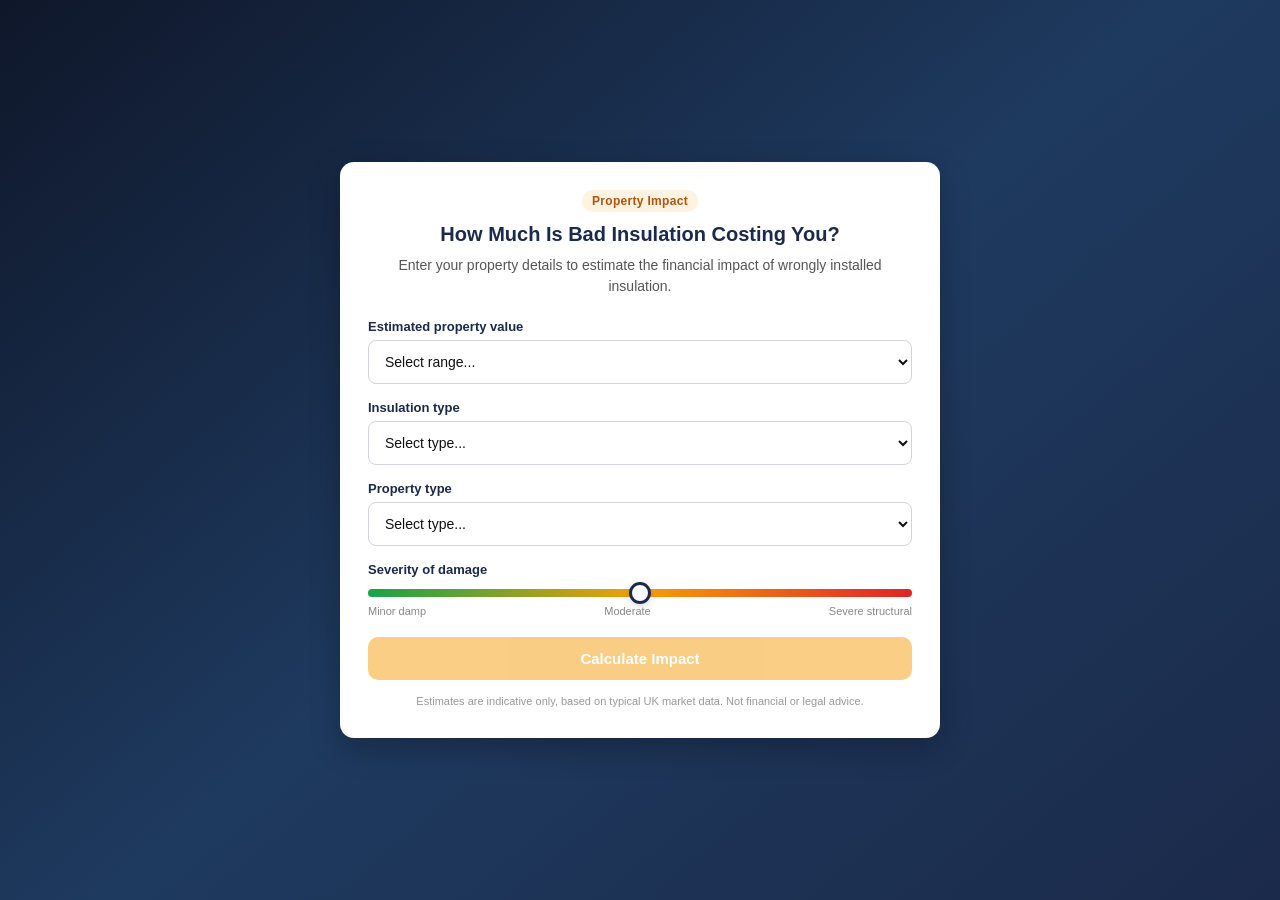
<file: canvablog5.html>
<!doctype html>
<html lang="en">
<head>
  <meta charset="UTF-8">
  <meta name="viewport" content="width=device-width, initial-scale=1.0">
  <title>Property Value Impact Calculator</title>
  <style>
    *{font-family:'Segoe UI',-apple-system,BlinkMacSystemFont,Arial,sans-serif;box-sizing:border-box;margin:0;padding:0}
    html,body{height:100%}
    body{background:linear-gradient(140deg,#0f172a 0%,#1e3a5f 50%,#1B2A4A 100%);display:flex;align-items:center;justify-content:center;padding:16px;min-height:100%}
    .card{width:100%;max-width:600px;background:#fff;border-radius:14px;padding:28px;box-shadow:0 10px 30px rgba(0,0,0,.25);color:#111}
    .hdr{text-align:center;margin-bottom:22px}
    .badge{display:inline-block;background:rgba(245,158,11,.12);color:#b45309;font-size:12px;font-weight:700;padding:4px 10px;border-radius:99px;margin-bottom:10px;letter-spacing:.3px}
    .hdr h1{font-size:20px;font-weight:700;color:#1B2A4A;margin-bottom:8px;line-height:1.25}
    .hdr p{font-size:14px;color:#555;line-height:1.5}
    .fg{margin-bottom:16px}
    .fg label{display:block;font-size:13px;font-weight:600;color:#1B2A4A;margin-bottom:6px}
    .fg select,.fg input{width:100%;padding:12px;border:1px solid #d1d5db;border-radius:8px;font-size:14px;color:#111;outline:none;background:#fff;transition:border-color .2s;-webkit-appearance:auto;appearance:auto}
    .fg select:focus,.fg input:focus{border-color:#2563EB;box-shadow:0 0 0 2px rgba(37,99,235,.12)}
    .fg.has-err input,.fg.has-err select{border-color:#dc2626!important;background:#fef8f8}
    .fg .ferr{display:none;font-size:12px;color:#dc2626;margin-top:4px;font-weight:500}
    .fg.has-err .ferr{display:block}
    .iss-err{display:none;font-size:12px;color:#dc2626;margin-top:6px;font-weight:500}
    .iss-err.show{display:block}
    .cond{display:none}.cond.show{display:block}
    .rw input[type="range"]{-webkit-appearance:none;appearance:none;width:100%;height:8px;border-radius:99px;background:linear-gradient(90deg,#16A34A,#F59E0B,#DC2626);outline:none;cursor:pointer;border:none;padding:0}
    .rw input[type="range"]::-webkit-slider-thumb{-webkit-appearance:none;width:22px;height:22px;border-radius:50%;background:#fff;border:3px solid #1B2A4A;cursor:pointer;box-shadow:0 2px 6px rgba(0,0,0,.15)}
    .rl{display:flex;justify-content:space-between;font-size:11px;color:#888;margin-top:4px}
    .calcbtn{width:100%;padding:13px;background:#F59E0B;color:#fff;border:none;border-radius:10px;font-size:15px;font-weight:700;cursor:pointer;transition:background .2s,transform .1s;margin-top:4px}
    .calcbtn:hover{background:#d97706;transform:translateY(-1px)}
    .calcbtn:disabled{opacity:.5;cursor:not-allowed;transform:none}
    .res{display:none;margin-top:22px;animation:fadeIn .4s ease}.res.on{display:block}
    .ih{text-align:center;margin-bottom:16px}
    .ih .il{font-size:12px;font-weight:700;color:#888;text-transform:uppercase;letter-spacing:.5px}
    .ih .ia{font-size:34px;font-weight:800;color:#DC2626;line-height:1.1}
    .ih .is{font-size:13px;color:#555;margin-top:4px}
    .bd{display:grid;grid-template-columns:1fr 1fr;gap:10px;margin-bottom:16px}
    .bc{padding:14px;border:1px solid #e5e7eb;border-radius:10px;text-align:center}
    .bc .bl{font-size:11px;font-weight:700;color:#888;text-transform:uppercase;letter-spacing:.3px;display:block;margin-bottom:4px}
    .bc .bv{font-size:20px;font-weight:800;display:block}
    .bc .bv.neg{color:#DC2626}.bc .bv.pos{color:#16A34A}
    .bc .bn{font-size:11px;color:#888;margin-top:2px;display:block}
    .ib{padding:16px;border-radius:10px;background:#eff6ff;border-left:4px solid #2563EB;font-size:14px;font-weight:600;color:#1e40af;line-height:1.5;margin-bottom:16px}
    .ib .it{display:block;font-size:12px;font-weight:700;letter-spacing:.4px;margin-bottom:4px;color:#1B2A4A}
    .btn{width:100%;padding:13px;background:#2563EB;color:#fff;border:none;border-radius:10px;font-size:15px;font-weight:700;cursor:pointer;transition:background .2s,transform .1s}
    .btn:hover{background:#1d4ed8;transform:translateY(-1px)}
    .btn:disabled{opacity:.5;cursor:not-allowed;transform:none}
    .lead{display:none;margin-top:20px;padding:18px;border:1px solid #e2e6ea;border-radius:10px;background:#f8fafc}
    .lead.show{display:block;animation:fadeIn .3s ease}
    .lead h2{font-size:16px;font-weight:700;color:#1B2A4A;margin-bottom:4px}
    .lead .sub{font-size:13px;color:#555;margin-bottom:14px}
    .cb{display:flex;align-items:flex-start;gap:10px;margin-bottom:8px}
    .cb input{width:17px;height:17px;margin-top:1px;accent-color:#2563EB;flex-shrink:0;cursor:pointer}
    .cb label{font-size:13px;font-weight:500;color:#111;cursor:pointer}
    .scot{display:none;margin-top:6px;padding:10px;border-radius:8px;background:#fef2f2;border:1px solid #fca5a5;color:#991b1b;font-size:12px;font-weight:600}
    .status{margin-top:8px;font-size:13px;font-weight:600}.status.ok{color:#16A34A}.status.err{color:#DC2626}
    .consent{font-size:11px;color:#888;line-height:1.5;margin-top:8px}
    .back-btn{display:inline-flex;align-items:center;gap:6px;background:none;border:1px solid #d1d5db;border-radius:8px;padding:8px 14px;font-size:13px;font-weight:600;color:#1B2A4A;cursor:pointer;margin-bottom:14px;transition:all .2s}
    .back-btn:hover{background:#f1f5f9;border-color:#1B2A4A}
    .toast{position:fixed;top:16px;right:16px;background:#1B2A4A;color:#fff;padding:13px 18px;border-radius:10px;font-size:14px;font-weight:500;z-index:999;box-shadow:0 4px 14px rgba(0,0,0,.25);animation:slideIn .3s ease}
    .micro{font-size:11px;color:#999;margin-top:14px;line-height:1.4;text-align:center}
    @keyframes fadeIn{from{opacity:0;transform:translateY(-8px)}to{opacity:1;transform:translateY(0)}}
    @keyframes slideIn{from{transform:translateX(300px);opacity:0}to{transform:translateX(0);opacity:1}}
    @keyframes slideOut{from{transform:translateX(0);opacity:1}to{transform:translateX(300px);opacity:0}}
    @media(max-width:480px){.card{padding:22px}.hdr h1{font-size:17px}.ih .ia{font-size:28px}.bd{grid-template-columns:1fr}}
  </style>
</head>
<body>
<div class="card">
  <div class="hdr">
    <span class="badge">Property Impact</span>
    <h1>How Much Is Bad Insulation Costing You?</h1>
    <p>Enter your property details to estimate the financial impact of wrongly installed insulation.</p>
  </div>

  <form id="calcForm" novalidate>
    <div class="fg"><label for="pv">Estimated property value</label><select id="pv"><option value="">Select range...</option><option value="100000">Under &pound;100,000</option><option value="150000">&pound;100,000 &ndash; &pound;200,000</option><option value="250000">&pound;200,000 &ndash; &pound;300,000</option><option value="350000">&pound;300,000 &ndash; &pound;400,000</option><option value="450000">&pound;400,000 &ndash; &pound;500,000</option><option value="600000">&pound;500,000+</option></select></div>
    <div class="fg"><label for="cit">Insulation type</label><select id="cit"><option value="">Select type...</option><option value="cavity_wall">Cavity wall insulation</option><option value="spray_foam">Spray foam (loft)</option><option value="external_wall">External wall insulation</option><option value="loft">Loft insulation</option></select></div>
    <div class="fg"><label for="cpt">Property type</label><select id="cpt"><option value="">Select type...</option><option value="detached">Detached</option><option value="semi">Semi-detached</option><option value="terrace">Terraced</option><option value="flat">Flat</option><option value="bungalow">Bungalow</option></select></div>
    <div class="fg"><label>Severity of damage</label><div class="rw"><input type="range" id="sev" min="1" max="5" value="3" step="1"><div class="rl"><span>Minor damp</span><span>Moderate</span><span>Severe structural</span></div></div></div>
    <button type="button" class="calcbtn" id="calcBtn" disabled>Calculate Impact</button>
  </form>

  <div class="res" id="res">
    <div class="ih"><div class="il">Estimated Value at Risk</div><div class="ia" id="riskAmt"></div><div class="is">Total estimated financial impact on your property</div></div>
    <div class="bd">
      <div class="bc"><span class="bl">Devaluation</span><span class="bv neg" id="bdD"></span><span class="bn" id="bdDn"></span></div>
      <div class="bc"><span class="bl">Removal Cost</span><span class="bv neg" id="bdR"></span><span class="bn" id="bdRn"></span></div>
      <div class="bc"><span class="bl">Repair Costs</span><span class="bv neg" id="bdP"></span><span class="bn" id="bdPn"></span></div>
      <div class="bc"><span class="bl">Potential Claim</span><span class="bv pos" id="bdC"></span><span class="bn">If you qualify</span></div>
    </div>
    <div class="ib"><span class="it">KEY INSIGHT</span><span id="insTxt"></span></div>
    <button class="btn" id="ctaBtn">Protect Your Property Value &mdash; Free Assessment</button>
    <button type="button" class="back-btn" id="backToCalc" style="margin-top:12px;width:100%;justify-content:center">&larr; Change Calculator Inputs</button>
  </div>

  <div class="lead" id="leadBox">
    <button type="button" class="back-btn" id="backToResult5">&larr; Back to Result</button>
    <h2>Get Your Free Property Assessment</h2>
    <p class="sub">Complete the details below. <b>Service area: England, Wales &amp; Northern Ireland only.</b></p>
    <form id="leadForm" novalidate>
      <div class="fg" data-f="name"><label for="lf-name">Full name *</label><input type="text" id="lf-name" autocomplete="name" required><div class="ferr">Please enter your full name.</div></div>
      <div class="fg" data-f="phone"><label for="lf-phone">Phone number (UK only) *</label><input type="tel" id="lf-phone" autocomplete="tel" inputmode="tel" required placeholder="e.g. 07700 900000"><div class="ferr">Please enter a valid UK phone number starting with 0 or +44 (10–11 digits).</div><div class="scot" id="scotPhoneWarn">This appears to be a Scottish phone number. We only serve England, Wales &amp; Northern Ireland.</div></div>
      <div class="fg" data-f="email"><label for="lf-email">Email address *</label><input type="email" id="lf-email" autocomplete="email" required placeholder="e.g. name@example.com"><div class="ferr">Please enter a valid email address.</div></div>
      <div class="fg" data-f="addr"><label for="lf-addr">Street address *</label><input type="text" id="lf-addr" autocomplete="street-address" required placeholder="e.g. 12 High Street"><div class="ferr">Please enter your street address.</div></div>
      <div class="fg" data-f="pc"><label for="lf-pc">Postcode *</label><input type="text" id="lf-pc" autocomplete="postal-code" required placeholder="e.g. B1 1BB"><div class="ferr">Please enter a valid UK postcode (e.g. SW1A 1AA).</div><div class="scot" id="scotWarn">Sorry &mdash; we currently only serve England, Wales &amp; Northern Ireland. Scotland is not covered.</div></div>
      <div class="fg" data-f="ptype"><label for="lf-ptype">Property type *</label><select id="lf-ptype" required><option value="">Select...</option><option value="detached">Detached house</option><option value="semi">Semi-detached house</option><option value="terrace">Terraced house</option><option value="bungalow">Bungalow</option><option value="flat">Flat / Maisonette</option><option value="other">Other</option></select><div class="ferr">Please select your property type.</div></div>
      <div class="fg" data-f="floc"><label for="lf-floc">Where is the insulation? *</label><select id="lf-floc" required><option value="">Select...</option><option value="loft_underside">Loft &mdash; underside of roof tiles</option><option value="loft_joists">Loft &mdash; between joists</option><option value="loft_both">Loft &mdash; both underside &amp; joists</option><option value="cavity_walls">Cavity walls</option><option value="external_wall">External wall insulation</option><option value="other">Other / Not sure</option></select><div class="ferr">Please select where the insulation is located.</div></div>
      <div class="fg" data-f="iyear"><label for="lf-iyear">When was it installed? *</label><select id="lf-iyear" required><option value="">Select...</option><option value="less-1">Less than 1 year ago</option><option value="1-3">1&ndash;3 years ago</option><option value="3-5">3&ndash;5 years ago</option><option value="5-10">5&ndash;10 years ago</option><option value="10-plus">More than 10 years ago</option><option value="unsure">Not sure</option></select><div class="ferr">Please select when the insulation was installed.</div></div>
      <div class="fg" data-f="inst"><label for="lf-inst">Who installed it?</label><select id="lf-inst"><option value="">Select...</option><option value="company_known">A company (I know the name)</option><option value="company_unknown">A company (I don't remember)</option><option value="energy_co">Energy company / government scheme</option><option value="previous_owner">Previous owner</option><option value="unsure">Not sure</option></select></div>
      <div class="fg cond" id="instNameRow" data-f="instname"><label for="lf-instname">Installer company name</label><input type="text" id="lf-instname" placeholder="e.g. ABC Insulation Ltd"></div>
      <div class="fg" data-f="surv"><label for="lf-surv">Surveyor inspection before installation? *</label><select id="lf-surv" required><option value="">Select...</option><option value="yes">Yes &mdash; surveyor visited first</option><option value="no">No &mdash; no survey done</option><option value="unsure">Not sure</option></select><div class="ferr">Please select whether a survey was done.</div></div>
      <div class="fg" data-f="issues">
        <label style="margin-bottom:8px">Issues you are experiencing (tick all that apply) *</label>
        <div class="cb"><input type="checkbox" id="i1" name="iss" value="mortgage_blocked"><label for="i1">Mortgage / remortgage blocked or delayed</label></div>
        <div class="cb"><input type="checkbox" id="i2" name="iss" value="valuation_reduced"><label for="i2">Property valuation reduced</label></div>
        <div class="cb"><input type="checkbox" id="i3" name="iss" value="survey_flagged"><label for="i3">Surveyor flagged insulation</label></div>
        <div class="cb"><input type="checkbox" id="i4" name="iss" value="damp"><label for="i4">Damp or condensation</label></div>
        <div class="cb"><input type="checkbox" id="i5" name="iss" value="mould"><label for="i5">Mould growth</label></div>
        <div class="cb"><input type="checkbox" id="i6" name="iss" value="timber_rot"><label for="i6">Timber rot</label></div>
        <div class="cb"><input type="checkbox" id="i7" name="iss" value="cold_spots"><label for="i7">Cold spots / worse than before</label></div>
        <div class="cb"><input type="checkbox" id="i8" name="iss" value="render_damage"><label for="i8">Render cracking / falling</label></div>
        <div class="cb"><input type="checkbox" id="i9" name="iss" value="smell"><label for="i9">Musty or chemical smell</label></div>
        <div class="cb"><input type="checkbox" id="i10" name="iss" value="sale_fallen_through"><label for="i10">Sale fallen through</label></div>
        <div class="cb"><input type="checkbox" id="i11" name="iss" value="none_yet"><label for="i11">No issues yet &mdash; proactive check</label></div>
        <div class="iss-err" id="issErr">Please select at least one issue you are experiencing.</div>
      </div>
      <div class="fg" data-f="own"><label for="lf-own">Ownership status *</label><select id="lf-own" required><option value="">Select...</option><option value="owner_occupier">Owner-occupier</option><option value="landlord">Landlord</option><option value="buyer">Buyer</option><option value="tenant">Tenant</option></select><div class="ferr">Please select your ownership status.</div></div>
      <div class="fg" data-f="urg"><label for="lf-urg">Urgency</label><select id="lf-urg"><option value="">Select...</option><option value="urgent_sale">Urgent &mdash; sale or remortgage in progress</option><option value="soon">Soon &mdash; next 6 months</option><option value="concerned">Not urgent &mdash; just concerned</option><option value="info">Just gathering information</option></select></div>
      <div class="fg" data-f="contact"><label for="lf-contact">Preferred contact method</label><select id="lf-contact"><option value="">Select...</option><option value="phone">Phone call</option><option value="email">Email</option><option value="either">No preference</option></select></div>
      <div class="fg" data-f="src"><label for="lf-src">How did you hear about us?</label><select id="lf-src"><option value="">Select...</option><option value="facebook">Facebook</option><option value="instagram">Instagram</option><option value="google">Google search</option><option value="friend">Friend or family</option><option value="leaflet">Leaflet / letter</option><option value="news">News article</option><option value="other">Other</option></select></div>
      <div class="consent">By submitting you agree to be contacted about your property assessment. We serve England, Wales &amp; Northern Ireland only. Your data is handled securely.</div>
      <button type="submit" class="btn" id="leadBtn">Submit &mdash; Get My Assessment</button>
      <div class="status" id="leadSt"></div>
    </form>
  </div>
  <p class="micro">Estimates are indicative only, based on typical UK market data. Not financial or legal advice.</p>
</div>

<script>
(function(){
  var WH='';
  var SC=['AB','DD','DG','EH','FK','G','HS','IV','KA','KW','KY','ML','PA','PH','TD','ZE'];
  function isScot(p){var v=(p||'').trim().toUpperCase().replace(/\s+/g,'');if(!v)return false;return SC.indexOf(v.slice(0,2))>=0||SC.indexOf(v.slice(0,1))>=0}
  var SCOT_PHONES=['0131','0141','01224','01241','01250','01259','01261','01290','01292','01294','01301','01307','01309','01320','01324','01330','01333','01334','01337','01340','01343','01346','01349','01350','01355','01356','01357','01358','01360','01361','01368','01369','01381','01382','01383','01387','01389','01397','01408','01431','01436','01445','01450','01456','01461','01463','01464','01465','01466','01467','01470','01471','01475','01478','01479','01496','01499','01505','01506','01520','01528','01540','01542','01546','01549','01555','01556','01557','01560','01561','01563','01567','01569','01571','01573','01575','01576','01577','01578','01581','01583','01586','01592','01593','01599','01620','01631','01641','01644','01651','01655','01659','01667','01671','01674','01680','01681','01683','01687','01688','01698','01700','01721','01738','01750','01764','01770','01771','01776','01779','01786','01796','01806','01807','01808','01809','01828','01835','01838','01848','01852','01854','01855','01856','01857','01859','01862','01863','01864','01866','01871','01875','01876','01877','01878','01879','01880','01882','01887','01888','01896','01899','01950','01951','01957','01967','01968','01971','01972','01988','01997','013398','013399','013873','018478','018479','018518','018519','018908','018909','019758','019759','0159575','0159576'];
  function isScotPhone(p){var v=(p||'').replace(/[\s\-\(\)\+]/g,'');if(v.indexOf('44')===0)v='0'+v.slice(2);if(v.charAt(0)!=='0')return false;for(var i=0;i<SCOT_PHONES.length;i++){if(v.indexOf(SCOT_PHONES[i])===0)return true}return false}
  function $(id){return document.getElementById(id)}
  function val(id){var e=$(id);return e?(e.value||'').trim():''}
  function sel(id){var e=$(id);return e?e.value:''}
  function fmt(n){return '\u00A3'+Math.round(n).toLocaleString('en-GB')}
  var reEmail=/^[^\s@]+@[^\s@]+\.[^\s@]{2,}$/;
  var rePhone=/^(?:(?:\+44\s?|0)(?:\d[\s-]?){9,10})$/;
  var rePC=/^[A-Z]{1,2}\d[A-Z\d]?\s*\d[A-Z]{2}$/i;

  function fErr(fg,show){if(!fg)return;if(show)fg.classList.add('has-err');else fg.classList.remove('has-err')}
  function fgOf(id){var e=$(id);return e?e.closest('.fg'):null}

  document.querySelectorAll('#leadForm input, #leadForm select').forEach(function(el){
    var ev=el.tagName==='SELECT'?'change':'input';
    el.addEventListener(ev,function(){fErr(el.closest('.fg'),false);$('leadSt').textContent=''});
  });
  document.querySelectorAll('#leadForm input[name="iss"]').forEach(function(cb){
    cb.addEventListener('change',function(){$('issErr').classList.remove('show')});
  });

  var pv=$('pv'),cit=$('cit'),cpt=$('cpt'),sev=$('sev'),calcBtn=$('calcBtn'),res=$('res');
  function upCalc(){calcBtn.disabled=!(pv.value&&cit.value&&cpt.value)}
  [pv,cit,cpt].forEach(function(e){e.onchange=upCalc});

  var remC={cavity_wall:[3000,8000],spray_foam:[3000,15000],external_wall:[5000,20000],loft:[1500,5000]};
  var dvP={1:.03,2:.06,3:.10,4:.15,5:.22};
  var rpM={1:.5,2:.8,3:1.2,4:1.8,5:2.5};

  calcBtn.onclick=function(){
    var v=parseInt(pv.value)||200000,s=parseInt(sev.value)||3,ins=cit.value;
    var dp=dvP[s]||.10,dv=v*dp;
    var rr=remC[ins]||[3000,10000],rm=rr[0]+(rr[1]-rr[0])*((s-1)/4);
    var rp=2000*(rpM[s]||1);
    var tot=dv+rm+rp;
    var cL=Math.max(10000,rm+rp),cH=Math.min(50000,tot*1.2);
    if(cH<cL)cH=cL*1.5;

    $('riskAmt').textContent=fmt(tot);
    $('bdD').textContent='-'+fmt(dv);$('bdDn').textContent=Math.round(dp*100)+'% estimated reduction';
    $('bdR').textContent=fmt(rm);$('bdRn').textContent='Typical for '+ins.replace(/_/g,' ');
    $('bdP').textContent=fmt(rp);$('bdPn').textContent='Damp & structural remediation';
    $('bdC').textContent=fmt(cL)+' \u2013 '+fmt(cH);

    var txt='';
    if(s>=4)txt='At this severity, every month of delay typically worsens damage and increases repair costs by 5\u201310%. Acting now could save thousands and strengthen your claim.';
    else if(s>=3)txt='Properties with moderate insulation damage typically lose '+Math.round(dp*100)+'% of their value. If installed under a government scheme, the installer and funder may be liable.';
    else txt='While damage appears manageable now, insulation-related damp almost always worsens. A free assessment now can document the current state and protect your position.';
    $('insTxt').textContent=txt;

    res.classList.add('on');res.scrollIntoView({behavior:'smooth',block:'start'});
  };

  $('ctaBtn').onclick=function(){$('leadBox').classList.add('show');$('leadBox').scrollIntoView({behavior:'smooth',block:'start'});setTimeout(function(){$('lf-name').focus()},300)};
  $('backToResult5').onclick=function(){$('leadBox').classList.remove('show');$('res').scrollIntoView({behavior:'smooth',block:'center'})};
  $('backToCalc').onclick=function(){$('res').classList.remove('on');$('leadBox').classList.remove('show');$('calcForm').scrollIntoView({behavior:'smooth',block:'center'})};

  var pc=$('lf-pc'),sw=$('scotWarn');
  pc.addEventListener('input',function(){sw.style.display=isScot(pc.value)?'block':'none'});
  var ph=$('lf-phone'),spw=$('scotPhoneWarn');
  ph.addEventListener('input',function(){spw.style.display=isScotPhone(ph.value)?'block':'none'});

  $('lf-inst').addEventListener('change',function(){$('instNameRow').classList.toggle('show',this.value==='company_known')});

  function setSt(m,k){var s=$('leadSt');s.textContent=m||'';s.className='status'+(k==='ok'?' ok':k==='err'?' err':'')}

  $('leadForm').onsubmit=async function(e){
    e.preventDefault();
    document.querySelectorAll('#leadForm .fg').forEach(function(g){g.classList.remove('has-err')});
    $('issErr').classList.remove('show');setSt('');

    var name=val('lf-name'),phone=val('lf-phone'),email=val('lf-email'),addr=val('lf-addr'),postcode=val('lf-pc');
    var ptype=sel('lf-ptype'),floc=sel('lf-floc'),iyear=sel('lf-iyear'),inst=sel('lf-inst'),instname=val('lf-instname'),surv=sel('lf-surv'),own=sel('lf-own'),urg=sel('lf-urg'),contact=sel('lf-contact'),src=sel('lf-src');
    var iss=[];document.querySelectorAll('#leadForm input[name="iss"]:checked').forEach(function(c){iss.push(c.value)});

    var errs=[],first=null;
    function markErr(id){var g=fgOf(id);fErr(g,true);errs.push(id);if(!first)first=g}
    if(!name)markErr('lf-name');
    if(!phone||!rePhone.test(phone.replace(/[\s-]/g,''))||isScotPhone(phone))markErr('lf-phone');
    if(!email||!reEmail.test(email))markErr('lf-email');
    if(!addr)markErr('lf-addr');
    if(!postcode||!rePC.test(postcode))markErr('lf-pc');
    if(!ptype)markErr('lf-ptype');
    if(!floc)markErr('lf-floc');
    if(!iyear)markErr('lf-iyear');
    if(!surv)markErr('lf-surv');
    if(!iss.length){$('issErr').classList.add('show');errs.push('iss');if(!first)first=document.querySelector('[data-f="issues"]')}
    if(!own)markErr('lf-own');

    if(errs.length){
      setSt('Please fix the '+errs.length+' highlighted field'+(errs.length>1?'s':'')+' above.','err');
      if(first)first.scrollIntoView({behavior:'smooth',block:'center'});
      return;
    }
    if(isScot(postcode)){fErr(fgOf('lf-pc'),true);setSt('Sorry \u2014 we only serve England, Wales & Northern Ireland.','err');fgOf('lf-pc').scrollIntoView({behavior:'smooth',block:'center'});return}

    setSt('Submitting...');$('leadBtn').disabled=true;
    var payload={source:'canva_property_impact_calc',submitted_at:new Date().toISOString(),full_name:name,phone:phone,email:email,address:addr,postcode:postcode,property_type:ptype,foam_location:floc,install_year:iyear,installer:inst,installer_name:instname,surveyor_pre_check:surv,issues:iss,ownership:own,urgency:urg,preferred_contact:contact,referral_source:src,property_value_bracket:pv.value,calc_insulation_type:cit.value,calc_property_type:cpt.value,damage_severity:parseInt(sev.value)||3,estimated_risk:$('riskAmt').textContent,referrer:document.referrer||''};

    try{
      if(WH){var r=await fetch(WH,{method:'POST',headers:{'Content-Type':'application/json'},body:JSON.stringify(payload)});if(!r.ok)throw new Error(r.status)}
      else{console.log('[Lead]',payload)}
      setSt('Thanks! A property specialist will review your case and contact you.','ok');
      $('leadForm').reset();sw.style.display='none';$('instNameRow').classList.remove('show');
      toast('\u2713 Details received. A specialist will be in touch.');
    }catch(er){console.error(er);setSt('Submission failed \u2014 please check your connection and try again.','err')}
    finally{$('leadBtn').disabled=false}
  };

  function toast(m){var t=document.createElement('div');t.className='toast';t.textContent=m;document.body.appendChild(t);setTimeout(function(){t.style.animation='slideOut .3s ease forwards';setTimeout(function(){t.remove()},300)},3000)}
})();
</script>
</body>
</html>
</file>
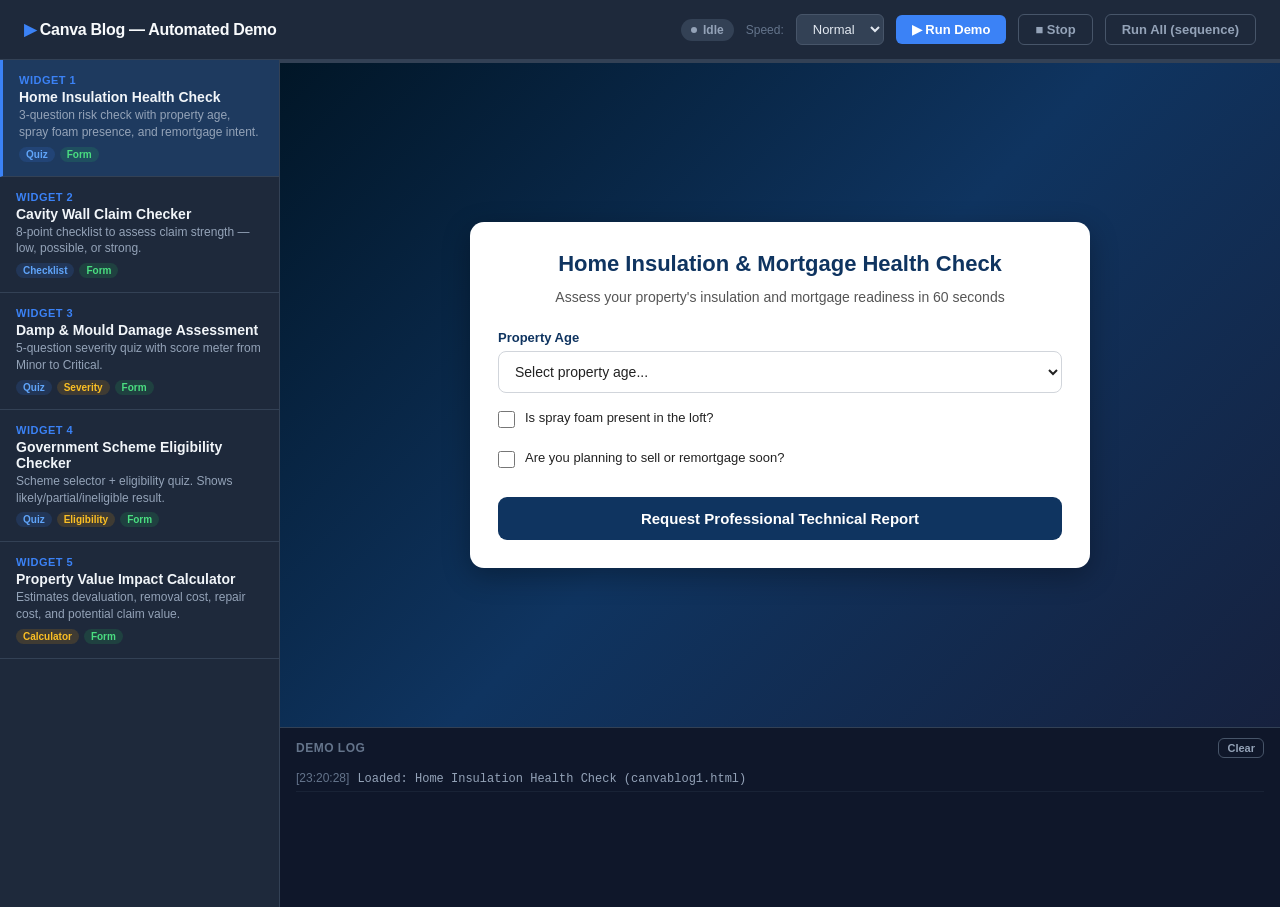
<file: demo-showcase.html>
<!doctype html>
<html lang="en">
<head>
<meta charset="UTF-8">
<meta name="viewport" content="width=device-width, initial-scale=1.0">
<title>Canva Blog Widgets — Automated Demo Showcase</title>
<style>
  *{margin:0;padding:0;box-sizing:border-box;font-family:'Segoe UI',-apple-system,BlinkMacSystemFont,Arial,sans-serif}
  body{background:#0f172a;color:#e2e8f0;min-height:100vh}

  /* Top bar */
  .topbar{background:#1e293b;border-bottom:1px solid #334155;padding:14px 24px;display:flex;align-items:center;justify-content:space-between;position:sticky;top:0;z-index:100}
  .topbar h1{font-size:16px;font-weight:700;color:#f8fafc;letter-spacing:-.3px}
  .topbar h1 span{color:#3b82f6}
  .controls{display:flex;align-items:center;gap:12px}
  .controls select{background:#334155;color:#e2e8f0;border:1px solid #475569;border-radius:6px;padding:6px 12px;font-size:13px;cursor:pointer}
  .controls select:focus{outline:none;border-color:#3b82f6}
  .cbtn{padding:7px 16px;border:none;border-radius:6px;font-size:13px;font-weight:600;cursor:pointer;transition:all .15s}
  .cbtn.primary{background:#3b82f6;color:#fff}.cbtn.primary:hover{background:#2563eb}
  .cbtn.primary:disabled{opacity:.4;cursor:not-allowed}
  .cbtn.danger{background:#dc2626;color:#fff}.cbtn.danger:hover{background:#b91c1c}
  .cbtn.outline{background:transparent;color:#94a3b8;border:1px solid #475569}.cbtn.outline:hover{color:#f8fafc;border-color:#64748b}
  .speed-lbl{font-size:12px;color:#64748b}

  /* Layout */
  .main{display:flex;height:calc(100vh - 53px)}
  .sidebar{width:280px;background:#1e293b;border-right:1px solid #334155;overflow-y:auto;flex-shrink:0}
  .viewer{flex:1;display:flex;flex-direction:column;overflow:hidden}

  /* Widget cards in sidebar */
  .wcard{padding:14px 16px;border-bottom:1px solid #334155;cursor:pointer;transition:background .15s}
  .wcard:hover{background:#334155}
  .wcard.active{background:#1e3a5f;border-left:3px solid #3b82f6}
  .wcard .wnum{font-size:11px;font-weight:700;color:#3b82f6;text-transform:uppercase;letter-spacing:.5px}
  .wcard .wname{font-size:14px;font-weight:600;color:#f1f5f9;margin:3px 0 2px}
  .wcard .wdesc{font-size:12px;color:#94a3b8;line-height:1.4}
  .wcard .wtags{margin-top:6px;display:flex;gap:5px;flex-wrap:wrap}
  .wcard .tag{font-size:10px;padding:2px 7px;border-radius:99px;font-weight:600}
  .tag.quiz{background:rgba(59,130,246,.15);color:#60a5fa}
  .tag.form{background:rgba(34,197,94,.15);color:#4ade80}
  .tag.calc{background:rgba(245,158,11,.15);color:#fbbf24}

  /* Iframe area */
  .iframe-wrap{flex:1;position:relative;background:#1e293b}
  .iframe-wrap iframe{width:100%;height:100%;border:none;border-radius:0}

  /* Log panel */
  .log-panel{height:180px;background:#0f172a;border-top:1px solid #334155;overflow-y:auto;padding:10px 16px;flex-shrink:0}
  .log-panel .log-hdr{display:flex;align-items:center;justify-content:space-between;margin-bottom:8px}
  .log-panel .log-hdr h3{font-size:12px;color:#64748b;text-transform:uppercase;letter-spacing:.5px;font-weight:700}
  .log-entry{font-size:12px;padding:3px 0;line-height:1.5;font-family:'Cascadia Code','Fira Code',monospace;border-bottom:1px solid rgba(51,65,85,.3)}
  .log-entry .lt{color:#64748b;margin-right:8px}
  .log-entry.step{color:#60a5fa}
  .log-entry.action{color:#4ade80}
  .log-entry.result{color:#fbbf24}
  .log-entry.error{color:#f87171}
  .log-entry.info{color:#94a3b8}
  .log-entry.success{color:#34d399}

  /* Progress bar */
  .prog-bar{height:3px;background:#334155;position:relative}
  .prog-bar .prog-fill{height:100%;background:#3b82f6;transition:width .3s ease;width:0}

  /* Status badge */
  .status-badge{display:inline-flex;align-items:center;gap:6px;font-size:12px;font-weight:600;padding:4px 10px;border-radius:99px}
  .status-badge.idle{background:#334155;color:#94a3b8}
  .status-badge.running{background:rgba(59,130,246,.15);color:#60a5fa}
  .status-badge.done{background:rgba(34,197,94,.15);color:#4ade80}
  .status-badge.paused{background:rgba(245,158,11,.15);color:#fbbf24}
  .status-badge .dot{width:6px;height:6px;border-radius:50%}
  .status-badge.idle .dot{background:#94a3b8}
  .status-badge.running .dot{background:#60a5fa;animation:pulse 1s infinite}
  .status-badge.done .dot{background:#4ade80}
  .status-badge.paused .dot{background:#fbbf24}

  @keyframes pulse{0%,100%{opacity:1}50%{opacity:.3}}
  @media(max-width:800px){.sidebar{display:none}.main{flex-direction:column}}
</style>
</head>
<body>

<div class="topbar">
  <h1><span>&#9654;</span> Canva Blog — Automated Demo</h1>
  <div class="controls">
    <div id="statusBadge" class="status-badge idle"><span class="dot"></span><span id="statusText">Idle</span></div>
    <label class="speed-lbl">Speed:</label>
    <select id="speedSel">
      <option value="1500">Normal</option>
      <option value="800">Fast</option>
      <option value="3000">Slow</option>
    </select>
    <button class="cbtn primary" id="btnRun">&#9654; Run Demo</button>
    <button class="cbtn outline" id="btnStop" disabled>&#9632; Stop</button>
    <button class="cbtn outline" id="btnRunAll">Run All (sequence)</button>
  </div>
</div>

<div class="main">
  <div class="sidebar" id="sidebar"></div>
  <div class="viewer">
    <div class="prog-bar"><div class="prog-fill" id="progFill"></div></div>
    <div class="iframe-wrap"><iframe id="widgetFrame" src="about:blank"></iframe></div>
    <div class="log-panel">
      <div class="log-hdr">
        <h3>Demo Log</h3>
        <button class="cbtn outline" style="padding:3px 8px;font-size:11px" id="btnClearLog">Clear</button>
      </div>
      <div id="logBody"></div>
    </div>
  </div>
</div>

<script>
(function(){
  /* ── Widget definitions ── */
  var widgets = [
    {
      id:'canvablog1', file:'canvablog1.html',
      name:'Home Insulation Health Check',
      desc:'3-question risk check with property age, spray foam presence, and remortgage intent.',
      tags:[{t:'Quiz',c:'quiz'},{t:'Form',c:'form'}],
      steps:[
        {type:'step', msg:'Starting Home Insulation Health Check demo'},
        {type:'action', msg:'Selecting property age: "1950-1990"', fn:function(w){setSel(w,'hc-age','1950-1990')}},
        {type:'action', msg:'Ticking "Spray foam present in loft"', fn:function(w){setCheck(w,'hc-foam',true)}},
        {type:'result', msg:'Result should show PROFESSIONAL ASSESSMENT RECOMMENDED (maintenance risk)'},
        {type:'action', msg:'Ticking "Planning to sell or remortgage"', fn:function(w){setCheck(w,'hc-remort',true)}},
        {type:'result', msg:'Result upgrades to PROPERTY AT RISK (urgent risk)'},
        {type:'action', msg:'Clicking "Request Professional Technical Report"', fn:function(w){click(w,'hcCta')}},
        {type:'step', msg:'Lead form is now visible — filling in test data'},
        {type:'action', msg:'Entering name: "Jane Smith"', fn:function(w){setVal(w,'lf-name','Jane Smith')}},
        {type:'action', msg:'Entering phone: "07700 900123"', fn:function(w){setVal(w,'lf-phone','07700 900123')}},
        {type:'action', msg:'Entering email: "jane@example.com"', fn:function(w){setVal(w,'lf-email','jane@example.com')}},
        {type:'action', msg:'Entering address: "14 Oak Lane"', fn:function(w){setVal(w,'lf-addr','14 Oak Lane')}},
        {type:'action', msg:'Entering postcode: "B1 1BB" (Birmingham — valid)', fn:function(w){setVal(w,'lf-pc','B1 1BB')}},
        {type:'action', msg:'Selecting property type: Semi-detached', fn:function(w){setSel(w,'lf-ptype','semi')}},
        {type:'action', msg:'Selecting foam location: Loft — underside', fn:function(w){setSel(w,'lf-floc','loft_underside')}},
        {type:'action', msg:'Selecting install year: 3–5 years ago', fn:function(w){setSel(w,'lf-iyear','3-5')}},
        {type:'action', msg:'Selecting installer: Energy company / scheme', fn:function(w){setSel(w,'lf-inst','energy_co')}},
        {type:'action', msg:'Selecting surveyor: No survey done', fn:function(w){setSel(w,'lf-surv','no')}},
        {type:'action', msg:'Ticking issues: Damp, Mould, Mortgage blocked', fn:function(w){setCheck(w,'i1',true);setCheck(w,'i4',true);setCheck(w,'i5',true)}},
        {type:'action', msg:'Selecting ownership: Owner-occupier', fn:function(w){setSel(w,'lf-own','owner_occupier')}},
        {type:'action', msg:'Selecting urgency: Urgent — sale in progress', fn:function(w){setSel(w,'lf-urg','urgent_sale')}},
        {type:'action', msg:'Selecting contact: Phone', fn:function(w){setSel(w,'lf-contact','phone')}},
        {type:'action', msg:'Selecting source: Facebook', fn:function(w){setSel(w,'lf-src','facebook')}},
        {type:'action', msg:'Submitting form', fn:function(w){clickBtn(w,'leadBtn')}},
        {type:'success', msg:'Form submitted — toast confirmation shown. Lead logged to console.'},
        // Scotland demo
        {type:'step', msg:'Now demonstrating Scotland postcode blocking'},
        {type:'action', msg:'Entering Scottish postcode: "EH1 1AA" (Edinburgh)', fn:function(w){setVal(w,'lf-pc','EH1 1AA')}},
        {type:'result', msg:'Scotland warning banner is now visible below postcode field'},
        {type:'action', msg:'Clearing postcode back to valid area', fn:function(w){setVal(w,'lf-pc','B1 1BB')}},
        {type:'success', msg:'Canvablog 1 demo complete'},
      ]
    },
    {
      id:'canvablog2', file:'canvablog2.html',
      name:'Cavity Wall Claim Checker',
      desc:'8-point checklist to assess claim strength — low, possible, or strong.',
      tags:[{t:'Checklist',c:'quiz'},{t:'Form',c:'form'}],
      steps:[
        {type:'step', msg:'Starting Cavity Wall Claim Checker demo'},
        {type:'action', msg:'Ticking checklist item 1: "Cavity wall insulation installed"', fn:function(w){clickLi(w,0)}},
        {type:'action', msg:'Ticking item 2: "Free or subsidised"', fn:function(w){clickLi(w,1)}},
        {type:'result', msg:'Claim strength: EARLY INDICATORS shown (1–2 ticks)'},
        {type:'action', msg:'Ticking item 3: "Installed within last 15 years"', fn:function(w){clickLi(w,2)}},
        {type:'action', msg:'Ticking item 4: "Damp patches"', fn:function(w){clickLi(w,3)}},
        {type:'action', msg:'Ticking item 5: "Mould on walls"', fn:function(w){clickLi(w,4)}},
        {type:'result', msg:'Claim strength upgrades to POSSIBLE CLAIM (3–5 ticks)'},
        {type:'action', msg:'Ticking item 6: "Colder than before"', fn:function(w){clickLi(w,5)}},
        {type:'action', msg:'Ticking item 7: "Render cracking"', fn:function(w){clickLi(w,6)}},
        {type:'action', msg:'Ticking item 8: "No survey done"', fn:function(w){clickLi(w,7)}},
        {type:'result', msg:'Claim strength: STRONG POTENTIAL CLAIM (6+ ticks) — £10k–£50k+'},
        {type:'action', msg:'Clicking "Get My Free Claim Assessment"', fn:function(w){click(w,'cta')}},
        {type:'step', msg:'Lead form visible — demonstrating validation errors'},
        {type:'action', msg:'Submitting empty form to show validation', fn:function(w){clickBtn(w,'leadBtn')}},
        {type:'error', msg:'Validation errors displayed — all required fields highlighted in red'},
        {type:'step', msg:'Now filling each field with valid data to clear errors'},
        {type:'action', msg:'Entering name: "Sarah Johnson"', fn:function(w){setVal(w,'lf-name','Sarah Johnson')}},
        {type:'action', msg:'Entering phone: "07700 123456"', fn:function(w){setVal(w,'lf-phone','07700 123456')}},
        {type:'action', msg:'Entering email: "sarah.j@example.com"', fn:function(w){setVal(w,'lf-email','sarah.j@example.com')}},
        {type:'action', msg:'Entering address: "28 Elm Street"', fn:function(w){setVal(w,'lf-addr','28 Elm Street')}},
        {type:'action', msg:'Entering postcode: "B15 2TT" (Birmingham)', fn:function(w){setVal(w,'lf-pc','B15 2TT')}},
        {type:'action', msg:'Selecting property type: Semi-detached', fn:function(w){setSel(w,'lf-ptype','semi')}},
        {type:'action', msg:'Selecting insulation location: Cavity walls', fn:function(w){setSel(w,'lf-floc','cavity_walls')}},
        {type:'action', msg:'Selecting install year: 5–10 years ago', fn:function(w){setSel(w,'lf-iyear','5-10')}},
        {type:'action', msg:'Selecting installer: Energy company / scheme', fn:function(w){setSel(w,'lf-inst','energy_co')}},
        {type:'action', msg:'Selecting surveyor: No survey done', fn:function(w){setSel(w,'lf-surv','no')}},
        {type:'action', msg:'Ticking issues: Mortgage blocked, Damp, Mould, Cold spots', fn:function(w){setCheck(w,'i1',true);setCheck(w,'i4',true);setCheck(w,'i5',true);setCheck(w,'i7',true)}},
        {type:'action', msg:'Selecting ownership: Owner-occupier', fn:function(w){setSel(w,'lf-own','owner_occupier')}},
        {type:'action', msg:'Selecting urgency: Soon — next 6 months', fn:function(w){setSel(w,'lf-urg','soon')}},
        {type:'action', msg:'Selecting contact: Phone', fn:function(w){setSel(w,'lf-contact','phone')}},
        {type:'action', msg:'Selecting source: Facebook', fn:function(w){setSel(w,'lf-src','facebook')}},
        {type:'action', msg:'Submitting completed form', fn:function(w){clickBtn(w,'leadBtn')}},
        {type:'success', msg:'Canvablog 2 demo complete'},
      ]
    },
    {
      id:'canvablog3', file:'canvablog3.html',
      name:'Damp & Mould Damage Assessment',
      desc:'5-question severity quiz with score meter from Minor to Critical.',
      tags:[{t:'Quiz',c:'quiz'},{t:'Severity',c:'calc'},{t:'Form',c:'form'}],
      steps:[
        {type:'step', msg:'Starting Damp & Mould Damage Assessment demo'},
        {type:'action', msg:'Q1: Selecting "Multiple rooms throughout the house"', fn:function(w){clickQuizOption(w,2)}},
        {type:'action', msg:'Q2: Selecting "1 to 3 years ago"', fn:function(w){clickQuizOption(w,2)}},
        {type:'action', msg:'Q3: Selecting "Large areas of black mould"', fn:function(w){clickQuizOption(w,2)}},
        {type:'action', msg:'Q4: Selecting "Yes — free or subsidised (energy co / scheme)"', fn:function(w){clickQuizOption(w,2)}},
        {type:'action', msg:'Q5: Selecting "Noticeably worse each year"', fn:function(w){clickQuizOption(w,2)}},
        {type:'result', msg:'Severity score displayed with colour-coded meter (Critical level)'},
        {type:'action', msg:'Clicking "Get a Free Professional Assessment"', fn:function(w){click(w,'cta')}},
        {type:'step', msg:'Lead form visible — filling with valid data'},
        {type:'action', msg:'Entering name: "Sarah Johnson"', fn:function(w){setVal(w,'lf-name','Sarah Johnson')}},
        {type:'action', msg:'Entering phone: "07700 123456"', fn:function(w){setVal(w,'lf-phone','07700 123456')}},
        {type:'action', msg:'Entering email: "sarah.j@example.com"', fn:function(w){setVal(w,'lf-email','sarah.j@example.com')}},
        {type:'action', msg:'Entering address: "28 Elm Street"', fn:function(w){setVal(w,'lf-addr','28 Elm Street')}},
        {type:'action', msg:'Entering postcode: "B15 2TT" (Birmingham)', fn:function(w){setVal(w,'lf-pc','B15 2TT')}},
        {type:'action', msg:'Selecting property type: Semi-detached', fn:function(w){setSel(w,'lf-ptype','semi')}},
        {type:'action', msg:'Selecting insulation location: Cavity walls', fn:function(w){setSel(w,'lf-floc','cavity_walls')}},
        {type:'action', msg:'Selecting install year: 5\u201310 years ago', fn:function(w){setSel(w,'lf-iyear','5-10')}},
        {type:'action', msg:'Selecting installer: Energy company / scheme', fn:function(w){setSel(w,'lf-inst','energy_co')}},
        {type:'action', msg:'Selecting surveyor: No survey done', fn:function(w){setSel(w,'lf-surv','no')}},
        {type:'action', msg:'Ticking issues: Mortgage blocked, Damp, Mould, Cold spots', fn:function(w){setCheck(w,'i1',true);setCheck(w,'i4',true);setCheck(w,'i5',true);setCheck(w,'i7',true)}},
        {type:'action', msg:'Selecting ownership: Owner-occupier', fn:function(w){setSel(w,'lf-own','owner_occupier')}},
        {type:'action', msg:'Selecting urgency: Soon \u2014 next 6 months', fn:function(w){setSel(w,'lf-urg','soon')}},
        {type:'action', msg:'Selecting contact: Phone', fn:function(w){setSel(w,'lf-contact','phone')}},
        {type:'action', msg:'Selecting source: Facebook', fn:function(w){setSel(w,'lf-src','facebook')}},
        {type:'action', msg:'Submitting form', fn:function(w){clickBtn(w,'leadBtn')}},
        {type:'success', msg:'Canvablog 3 demo complete'},
      ]
    },
    {
      id:'canvablog4', file:'canvablog4.html',
      name:'Government Scheme Eligibility Checker',
      desc:'Scheme selector + eligibility quiz. Shows likely/partial/ineligible result.',
      tags:[{t:'Quiz',c:'quiz'},{t:'Eligibility',c:'calc'},{t:'Form',c:'form'}],
      steps:[
        {type:'step', msg:'Starting Government Scheme Eligibility Checker demo'},
        {type:'action', msg:'Selecting scheme: "ECO Scheme"', fn:function(w){clickScheme(w,0)}},
        {type:'step', msg:'Follow-up questions panel shown'},
        {type:'action', msg:'Selecting insulation type: Cavity wall', fn:function(w){setSel(w,'insT','cavity_wall')}},
        {type:'action', msg:'Selecting property type: Semi-detached', fn:function(w){setSel(w,'ptC','semi')}},
        {type:'action', msg:'Ticking "Home has damp/mould/cold spots"', fn:function(w){setCheck(w,'hasDmg',true)}},
        {type:'action', msg:'Ticking "No proper survey before install"', fn:function(w){setCheck(w,'noSurv',true)}},
        {type:'action', msg:'Ticking "Installed within last 15 years"', fn:function(w){setCheck(w,'w15',true)}},
        {type:'action', msg:'Clicking "Check My Eligibility"', fn:function(w){click(w,'chkBtn')}},
        {type:'result', msg:'Result: LIKELY ELIGIBLE — STRONG CASE with claim range £15k–£50k+'},
        {type:'action', msg:'Clicking "Get My Free Claim Assessment"', fn:function(w){click(w,'ctaBtn')}},
        {type:'step', msg:'Lead form visible — filling with valid data'},
        {type:'action', msg:'Entering name: "Sarah Johnson"', fn:function(w){setVal(w,'lf-name','Sarah Johnson')}},
        {type:'action', msg:'Entering phone: "07700 123456"', fn:function(w){setVal(w,'lf-phone','07700 123456')}},
        {type:'action', msg:'Entering email: "sarah.j@example.com"', fn:function(w){setVal(w,'lf-email','sarah.j@example.com')}},
        {type:'action', msg:'Entering address: "28 Elm Street"', fn:function(w){setVal(w,'lf-addr','28 Elm Street')}},
        {type:'action', msg:'Entering postcode: "B15 2TT" (Birmingham)', fn:function(w){setVal(w,'lf-pc','B15 2TT')}},
        {type:'action', msg:'Selecting property type: Semi-detached', fn:function(w){setSel(w,'lf-ptype','semi')}},
        {type:'action', msg:'Selecting insulation location: Cavity walls', fn:function(w){setSel(w,'lf-floc','cavity_walls')}},
        {type:'action', msg:'Selecting install year: 5\u201310 years ago', fn:function(w){setSel(w,'lf-iyear','5-10')}},
        {type:'action', msg:'Selecting installer: Energy company / scheme', fn:function(w){setSel(w,'lf-inst','energy_co')}},
        {type:'action', msg:'Selecting surveyor: No survey done', fn:function(w){setSel(w,'lf-surv','no')}},
        {type:'action', msg:'Ticking issues: Mortgage blocked, Damp, Mould, Cold spots', fn:function(w){setCheck(w,'i1',true);setCheck(w,'i4',true);setCheck(w,'i5',true);setCheck(w,'i7',true)}},
        {type:'action', msg:'Selecting ownership: Owner-occupier', fn:function(w){setSel(w,'lf-own','owner_occupier')}},
        {type:'action', msg:'Selecting urgency: Soon \u2014 next 6 months', fn:function(w){setSel(w,'lf-urg','soon')}},
        {type:'action', msg:'Selecting contact: Phone', fn:function(w){setSel(w,'lf-contact','phone')}},
        {type:'action', msg:'Selecting source: Facebook', fn:function(w){setSel(w,'lf-src','facebook')}},
        {type:'action', msg:'Submitting form', fn:function(w){clickBtn(w,'leadBtn')}},
        {type:'success', msg:'Canvablog 4 demo complete'},
      ]
    },
    {
      id:'canvablog5', file:'canvablog5.html',
      name:'Property Value Impact Calculator',
      desc:'Estimates devaluation, removal cost, repair cost, and potential claim value.',
      tags:[{t:'Calculator',c:'calc'},{t:'Form',c:'form'}],
      steps:[
        {type:'step', msg:'Starting Property Value Impact Calculator demo'},
        {type:'action', msg:'Selecting property value: £200k–£300k', fn:function(w){setSel(w,'pv','250000')}},
        {type:'action', msg:'Selecting insulation type: Spray foam', fn:function(w){setSel(w,'cit','spray_foam')}},
        {type:'action', msg:'Selecting property type: Detached', fn:function(w){setSel(w,'cpt','detached')}},
        {type:'action', msg:'Setting severity slider to 4 (severe)', fn:function(w){setRange(w,'sev',4)}},
        {type:'action', msg:'Clicking "Calculate Impact"', fn:function(w){click(w,'calcBtn')}},
        {type:'result', msg:'Impact breakdown shown: devaluation, removal, repair costs, and potential claim'},
        {type:'action', msg:'Clicking "Protect Your Property Value — Free Assessment"', fn:function(w){click(w,'ctaBtn')}},
        {type:'step', msg:'Lead form visible — filling with valid data'},
        {type:'action', msg:'Entering name: "Sarah Johnson"', fn:function(w){setVal(w,'lf-name','Sarah Johnson')}},
        {type:'action', msg:'Entering phone: "07700 123456"', fn:function(w){setVal(w,'lf-phone','07700 123456')}},
        {type:'action', msg:'Entering email: "sarah.j@example.com"', fn:function(w){setVal(w,'lf-email','sarah.j@example.com')}},
        {type:'action', msg:'Entering address: "28 Elm Street"', fn:function(w){setVal(w,'lf-addr','28 Elm Street')}},
        {type:'action', msg:'Entering postcode: "B15 2TT" (Birmingham)', fn:function(w){setVal(w,'lf-pc','B15 2TT')}},
        {type:'action', msg:'Selecting property type: Semi-detached', fn:function(w){setSel(w,'lf-ptype','semi')}},
        {type:'action', msg:'Selecting insulation location: Cavity walls', fn:function(w){setSel(w,'lf-floc','cavity_walls')}},
        {type:'action', msg:'Selecting install year: 5\u201310 years ago', fn:function(w){setSel(w,'lf-iyear','5-10')}},
        {type:'action', msg:'Selecting installer: Energy company / scheme', fn:function(w){setSel(w,'lf-inst','energy_co')}},
        {type:'action', msg:'Selecting surveyor: No survey done', fn:function(w){setSel(w,'lf-surv','no')}},
        {type:'action', msg:'Ticking issues: Mortgage blocked, Damp, Mould, Cold spots', fn:function(w){setCheck(w,'i1',true);setCheck(w,'i4',true);setCheck(w,'i5',true);setCheck(w,'i7',true)}},
        {type:'action', msg:'Selecting ownership: Owner-occupier', fn:function(w){setSel(w,'lf-own','owner_occupier')}},
        {type:'action', msg:'Selecting urgency: Soon \u2014 next 6 months', fn:function(w){setSel(w,'lf-urg','soon')}},
        {type:'action', msg:'Selecting contact: Phone', fn:function(w){setSel(w,'lf-contact','phone')}},
        {type:'action', msg:'Selecting source: Facebook', fn:function(w){setSel(w,'lf-src','facebook')}},
        {type:'action', msg:'Submitting form', fn:function(w){clickBtn(w,'leadBtn')}},
        {type:'success', msg:'Canvablog 5 demo complete'},
      ]
    }
  ];

  /* ── Iframe helpers ── */
  function getDoc(){try{return document.getElementById('widgetFrame').contentDocument||document.getElementById('widgetFrame').contentWindow.document}catch(e){return null}}
  function getWin(){try{return document.getElementById('widgetFrame').contentWindow}catch(e){return null}}

  function scrollElIntoView(el){
    if(!el)return;
    try{el.scrollIntoView({behavior:'smooth',block:'center'})}catch(e){}
  }
  function setSel(w,id,v){
    var d=getDoc();if(!d)return;
    var el=d.getElementById(id);if(!el)return;
    scrollElIntoView(el);
    el.value=v;
    el.dispatchEvent(new Event('change',{bubbles:true}));
  }
  function setVal(w,id,v){
    var d=getDoc();if(!d)return;
    var el=d.getElementById(id);if(!el)return;
    scrollElIntoView(el);
    el.value='';el.focus();
    // type character by character for visual effect (fast)
    for(var i=0;i<v.length;i++){el.value+=v[i]}
    el.dispatchEvent(new Event('input',{bubbles:true}));
    el.dispatchEvent(new Event('change',{bubbles:true}));
  }
  function setCheck(w,id,v){
    var d=getDoc();if(!d)return;
    var el=d.getElementById(id);if(!el)return;
    scrollElIntoView(el);
    el.checked=v;
    el.dispatchEvent(new Event('change',{bubbles:true}));
  }
  function click(w,id){
    var d=getDoc();if(!d)return;
    var el=d.getElementById(id);if(!el)return;
    scrollElIntoView(el);
    el.click();
  }
  function clickBtn(w,id){
    var d=getDoc();if(!d)return;
    var el=d.getElementById(id);if(!el)return;
    scrollElIntoView(el);
    el.click();
  }
  function clickLi(w,idx){
    var d=getDoc();if(!d)return;
    var items=d.querySelectorAll('#cl li');
    if(items[idx]){
      scrollElIntoView(items[idx]);
      var cb=items[idx].querySelector('input');
      if(cb){cb.checked=!cb.checked;cb.dispatchEvent(new Event('change',{bubbles:true}))}
    }
  }
  function clickScheme(w,idx){
    var d=getDoc();if(!d)return;
    var cards=d.querySelectorAll('.sc');
    if(cards[idx]){scrollElIntoView(cards[idx]);cards[idx].click();}
  }
  function clickQuizOption(w,optIdx){
    var d=getDoc();if(!d)return;
    var btns=d.querySelectorAll('.ob');
    if(btns[optIdx]){scrollElIntoView(btns[optIdx]);btns[optIdx].click();}
  }
  function setRange(w,id,v){
    var d=getDoc();if(!d)return;
    var el=d.getElementById(id);if(!el)return;
    scrollElIntoView(el);
    el.value=v;
    el.dispatchEvent(new Event('input',{bubbles:true}));
    el.dispatchEvent(new Event('change',{bubbles:true}));
  }
  function fillStandardForm(w){
    var d=getDoc();if(!d)return;
    var fns=[
      function(){setVal(w,'lf-name','Sarah Johnson')},
      function(){setVal(w,'lf-phone','07700 123456')},
      function(){setVal(w,'lf-email','sarah.j@example.com')},
      function(){setVal(w,'lf-addr','28 Elm Street')},
      function(){setVal(w,'lf-pc','B15 2TT')},
      function(){setSel(w,'lf-ptype','semi')},
      function(){setSel(w,'lf-floc','cavity_walls')},
      function(){setSel(w,'lf-iyear','5-10')},
      function(){setSel(w,'lf-inst','energy_co')},
      function(){setSel(w,'lf-surv','no')},
      function(){setCheck(w,'i1',true);setCheck(w,'i4',true);setCheck(w,'i5',true);setCheck(w,'i7',true)},
      function(){setSel(w,'lf-own','owner_occupier')},
      function(){setSel(w,'lf-urg','soon')},
      function(){setSel(w,'lf-contact','phone')},
      function(){setSel(w,'lf-src','facebook')},
    ];
    fns.forEach(function(f){f()});
  }

  /* ── UI refs ── */
  var sidebar=document.getElementById('sidebar');
  var frame=document.getElementById('widgetFrame');
  var logBody=document.getElementById('logBody');
  var progFill=document.getElementById('progFill');
  var btnRun=document.getElementById('btnRun');
  var btnStop=document.getElementById('btnStop');
  var btnRunAll=document.getElementById('btnRunAll');
  var btnClearLog=document.getElementById('btnClearLog');
  var speedSel=document.getElementById('speedSel');
  var statusBadge=document.getElementById('statusBadge');
  var statusText=document.getElementById('statusText');

  var activeIdx=0, running=false, stopped=false, runAllMode=false;

  /* ── Build sidebar ── */
  widgets.forEach(function(w,i){
    var div=document.createElement('div');
    div.className='wcard'+(i===0?' active':'');
    div.setAttribute('data-i',i);
    var tagsHtml=w.tags.map(function(t){return '<span class="tag '+t.c+'">'+t.t+'</span>'}).join('');
    div.innerHTML='<div class="wnum">Widget '+(i+1)+'</div><div class="wname">'+w.name+'</div><div class="wdesc">'+w.desc+'</div><div class="wtags">'+tagsHtml+'</div>';
    div.onclick=function(){if(running)return;selectWidget(i)};
    sidebar.appendChild(div);
  });

  function selectWidget(i){
    activeIdx=i;
    sidebar.querySelectorAll('.wcard').forEach(function(c,j){c.classList.toggle('active',j===i)});
    frame.src=widgets[i].file;
    progFill.style.width='0%';
    log('info','Loaded: '+widgets[i].name+' ('+widgets[i].file+')');
  }

  function setStatus(s,t){statusBadge.className='status-badge '+s;statusText.textContent=t}

  function log(type,msg){
    var now=new Date();var ts=pad(now.getHours())+':'+pad(now.getMinutes())+':'+pad(now.getSeconds());
    var div=document.createElement('div');
    div.className='log-entry '+type;
    div.innerHTML='<span class="lt">['+ts+']</span>'+escHtml(msg);
    logBody.appendChild(div);
    logBody.scrollTop=logBody.scrollHeight;
  }
  function pad(n){return n<10?'0'+n:n}
  function escHtml(s){var d=document.createElement('div');d.textContent=s;return d.innerHTML}

  btnClearLog.onclick=function(){logBody.innerHTML=''};

  /* ── Run demo ── */
  function getSpeed(){return parseInt(speedSel.value)||1500}

  async function runDemo(widgetIdx){
    var w=widgets[widgetIdx];
    selectWidget(widgetIdx);
    running=true;stopped=false;
    btnRun.disabled=true;btnStop.disabled=false;
    setStatus('running','Running: '+w.name);
    log('step','═══ Demo: '+w.name+' ═══');

    // Wait for iframe to load
    await new Promise(function(r){frame.onload=r;if(frame.contentDocument&&frame.contentDocument.readyState==='complete')r()});
    await sleep(500);

    var steps=w.steps;
    for(var i=0;i<steps.length;i++){
      if(stopped)break;
      var s=steps[i];
      progFill.style.width=Math.round(((i+1)/steps.length)*100)+'%';
      log(s.type,s.msg);
      if(s.fn){
        try{s.fn(w)}catch(e){log('error','Action error: '+e.message)}
      }
      await sleep(getSpeed());
    }

    if(!stopped){
      progFill.style.width='100%';
      setStatus('done','Done: '+w.name);
      log('success','═══ '+w.name+' demo finished ═══');
    }else{
      setStatus('paused','Stopped');
      log('info','Demo stopped by user');
    }
    running=false;
    btnRun.disabled=false;btnStop.disabled=true;
  }

  async function runAllDemos(){
    runAllMode=true;
    for(var i=0;i<widgets.length;i++){
      if(stopped){runAllMode=false;return}
      await runDemo(i);
      if(i<widgets.length-1&&!stopped){
        log('info','Pausing 2s before next widget...');
        await sleep(2000);
      }
    }
    runAllMode=false;
    if(!stopped){
      setStatus('done','All demos complete');
      log('success','═══ ALL 5 WIDGET DEMOS COMPLETE ═══');
    }
  }

  btnRun.onclick=function(){if(!running)runDemo(activeIdx)};
  btnStop.onclick=function(){stopped=true};
  btnRunAll.onclick=function(){if(!running){stopped=false;runAllDemos()}};

  function sleep(ms){return new Promise(function(r){setTimeout(r,ms)})}

  // Load first widget
  selectWidget(0);
})();
</script>
</body>
</html>
</file>
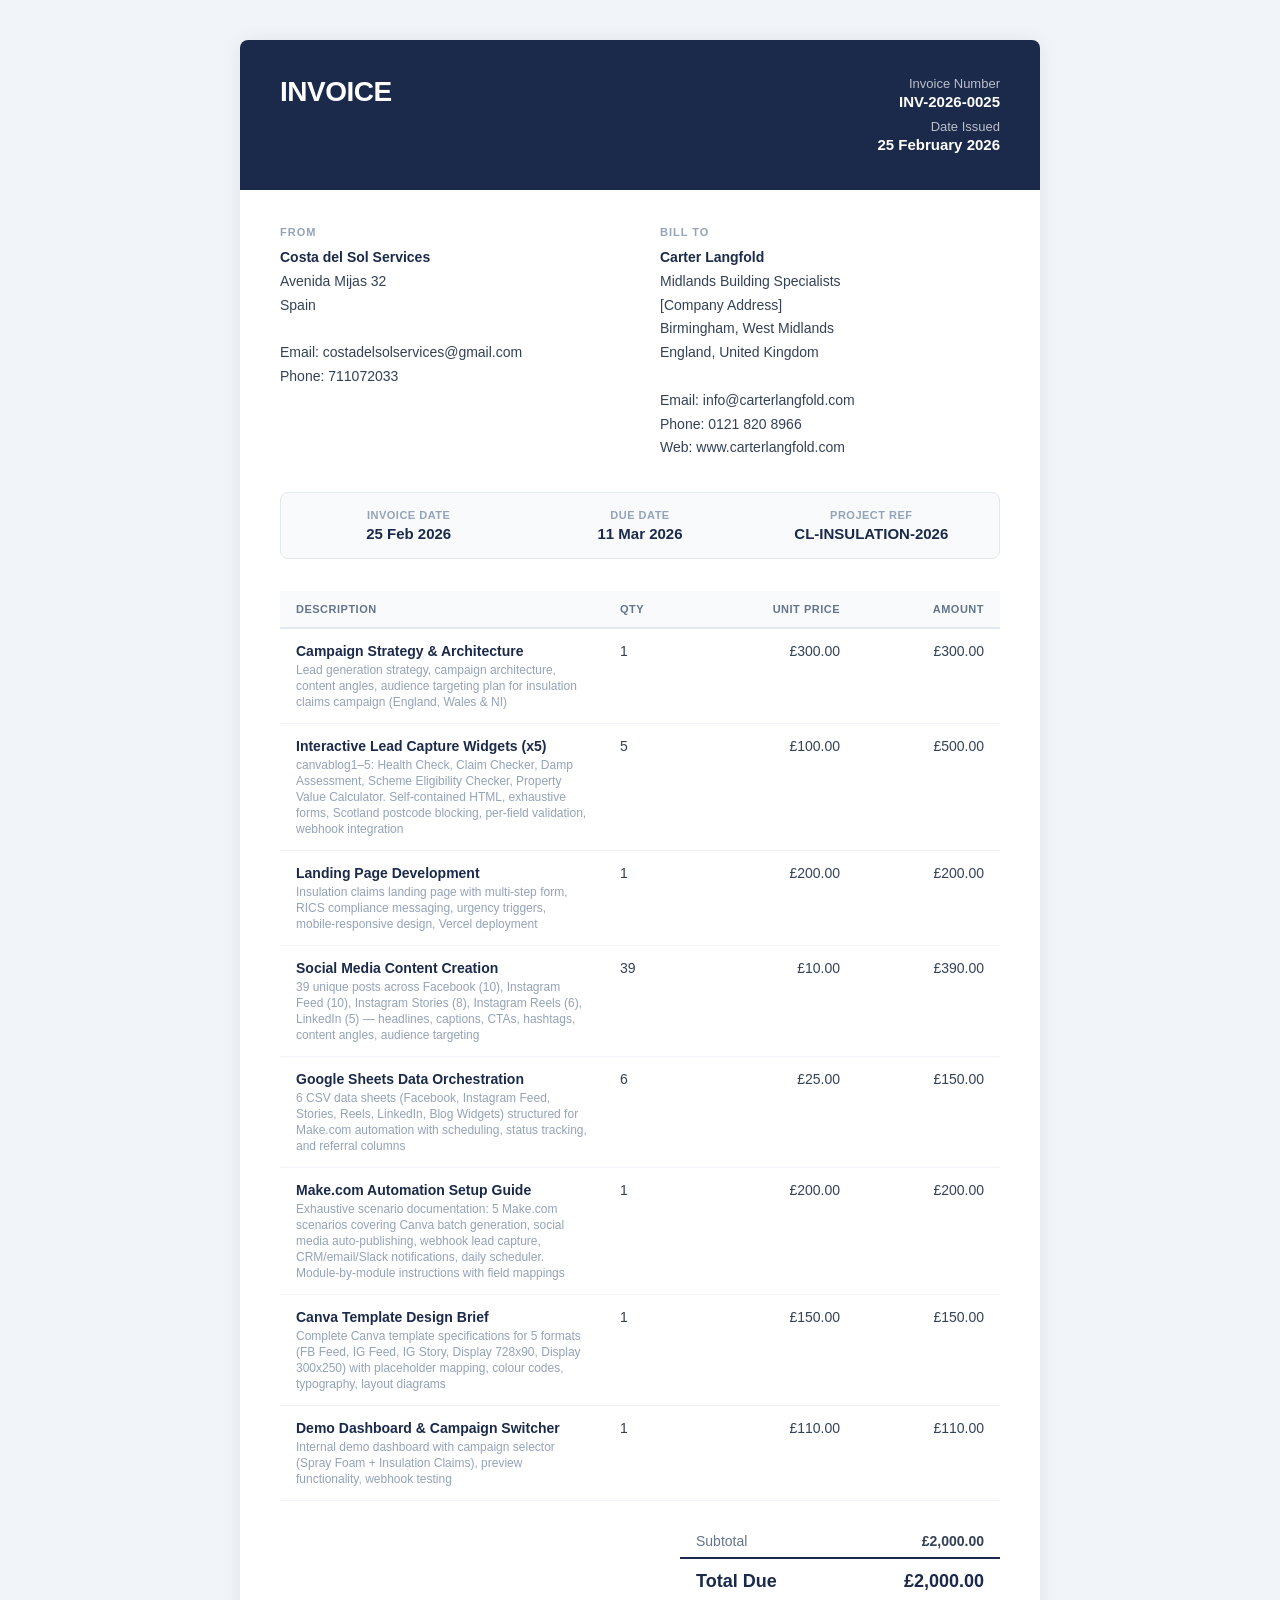
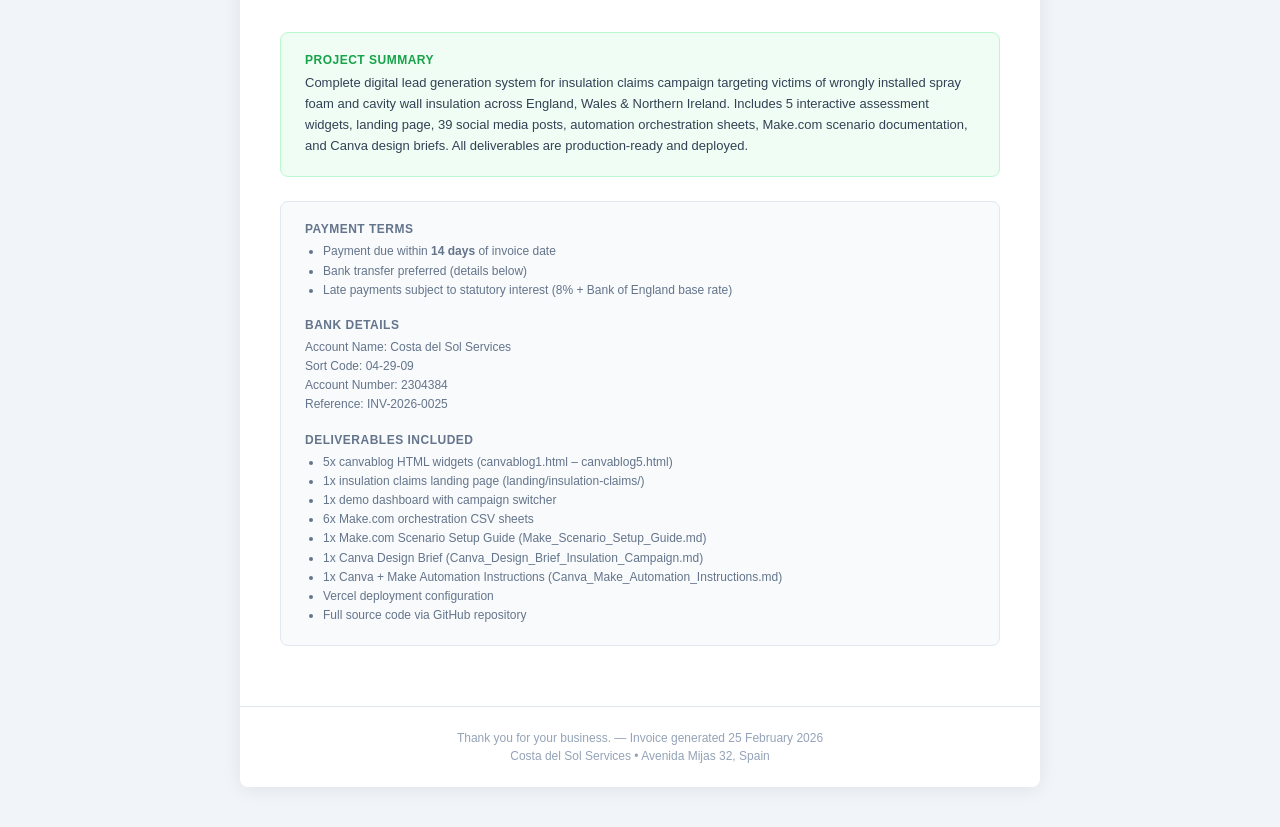
<file: invoice.html>
<!doctype html>
<html lang="en">
<head>
  <meta charset="UTF-8">
  <meta name="viewport" content="width=device-width, initial-scale=1.0">
  <title>Invoice — INV-2026-0025</title>
  <style>
    *{margin:0;padding:0;box-sizing:border-box;font-family:'Segoe UI',-apple-system,BlinkMacSystemFont,Arial,sans-serif}
    body{background:#f1f5f9;padding:40px 20px}
    .inv{max-width:800px;margin:0 auto;background:#fff;border-radius:8px;box-shadow:0 2px 20px rgba(0,0,0,.08);overflow:hidden}
    .top{background:#1B2A4A;color:#fff;padding:36px 40px;display:flex;justify-content:space-between;align-items:flex-start}
    .top h1{font-size:28px;font-weight:800;letter-spacing:-.5px}
    .top .inv-num{text-align:right}
    .top .inv-num p{font-size:13px;opacity:.7;margin-bottom:2px}
    .top .inv-num strong{font-size:15px}
    .body{padding:36px 40px}
    .parties{display:flex;justify-content:space-between;margin-bottom:32px;gap:40px}
    .party{flex:1}
    .party h3{font-size:11px;text-transform:uppercase;letter-spacing:1px;color:#94a3b8;margin-bottom:8px;font-weight:700}
    .party p{font-size:14px;color:#334155;line-height:1.7}
    .party strong{color:#1B2A4A;font-weight:700}
    .meta{display:grid;grid-template-columns:1fr 1fr 1fr;gap:16px;margin-bottom:32px;padding:16px 20px;background:#f8fafc;border-radius:8px;border:1px solid #e2e8f0}
    .meta div{text-align:center}
    .meta .ml{font-size:11px;text-transform:uppercase;letter-spacing:.5px;color:#94a3b8;font-weight:700}
    .meta .mv{font-size:15px;font-weight:700;color:#1B2A4A;margin-top:4px}
    table{width:100%;border-collapse:collapse;margin-bottom:24px}
    thead th{background:#f8fafc;font-size:11px;text-transform:uppercase;letter-spacing:.5px;color:#64748b;font-weight:700;padding:12px 16px;text-align:left;border-bottom:2px solid #e2e8f0}
    thead th:last-child,thead th:nth-child(3),thead th:nth-child(4){text-align:right}
    tbody td{padding:14px 16px;font-size:14px;color:#334155;border-bottom:1px solid #f1f5f9;vertical-align:top}
    tbody td:last-child,tbody td:nth-child(3),tbody td:nth-child(4){text-align:right;font-variant-numeric:tabular-nums}
    tbody td:first-child strong{color:#1B2A4A;display:block;margin-bottom:2px}
    tbody td:first-child span{font-size:12px;color:#94a3b8}
    tbody tr:hover{background:#fafbfd}
    .totals{display:flex;justify-content:flex-end;margin-bottom:32px}
    .totals table{width:320px;margin-bottom:0}
    .totals td{padding:8px 16px;font-size:14px;border:none}
    .totals td:first-child{color:#64748b;font-weight:500}
    .totals td:last-child{text-align:right;font-weight:600;color:#334155;font-variant-numeric:tabular-nums}
    .totals tr.grand td{padding-top:12px;border-top:2px solid #1B2A4A;font-size:18px;font-weight:800;color:#1B2A4A}
    .notes{padding:20px 24px;background:#f0fdf4;border-radius:8px;border:1px solid #bbf7d0;margin-bottom:24px}
    .notes h4{font-size:12px;text-transform:uppercase;letter-spacing:.5px;color:#16a34a;font-weight:700;margin-bottom:6px}
    .notes p{font-size:13px;color:#334155;line-height:1.6}
    .terms{padding:20px 24px;background:#f8fafc;border-radius:8px;border:1px solid #e2e8f0;margin-bottom:24px}
    .terms h4{font-size:12px;text-transform:uppercase;letter-spacing:.5px;color:#64748b;font-weight:700;margin-bottom:6px}
    .terms p,.terms ul{font-size:12px;color:#64748b;line-height:1.6}
    .terms ul{padding-left:18px;margin-top:4px}
    .footer{text-align:center;padding:24px 40px;border-top:1px solid #e2e8f0;font-size:12px;color:#94a3b8}
    @media print{
      body{background:#fff;padding:0}
      .inv{box-shadow:none;border-radius:0}
      .top{-webkit-print-color-adjust:exact;print-color-adjust:exact}
    }
    @media(max-width:600px){
      .parties{flex-direction:column;gap:20px}
      .meta{grid-template-columns:1fr}
      .top{flex-direction:column;gap:16px}
      .body{padding:24px 20px}
    }
  </style>
</head>
<body>
<div class="inv">
  <div class="top">
    <div>
      <h1>INVOICE</h1>
    </div>
    <div class="inv-num">
      <p>Invoice Number</p>
      <strong>INV-2026-0025</strong>
      <br>
      <p style="margin-top:8px">Date Issued</p>
      <strong>25 February 2026</strong>
    </div>
  </div>

  <div class="body">
    <div class="parties">
      <div class="party">
        <h3>From</h3>
        <p>
          <strong>Costa del Sol Services</strong><br>
          Avenida Mijas 32<br>
          Spain<br><br>
          Email: costadelsolservices@gmail.com<br>
          Phone: 711072033
        </p>
      </div>
      <div class="party">
        <h3>Bill To</h3>
        <p>
          <strong>Carter Langfold</strong><br>
          Midlands Building Specialists<br>
          [Company Address]<br>
          Birmingham, West Midlands<br>
          England, United Kingdom<br><br>
          Email: info@carterlangfold.com<br>
          Phone: 0121 820 8966<br>
          Web: www.carterlangfold.com
        </p>
      </div>
    </div>

    <div class="meta">
      <div><div class="ml">Invoice Date</div><div class="mv">25 Feb 2026</div></div>
      <div><div class="ml">Due Date</div><div class="mv">11 Mar 2026</div></div>
      <div><div class="ml">Project Ref</div><div class="mv">CL-INSULATION-2026</div></div>
    </div>

    <table>
      <thead>
        <tr>
          <th style="width:45%">Description</th>
          <th style="width:15%">Qty</th>
          <th style="width:20%">Unit Price</th>
          <th style="width:20%">Amount</th>
        </tr>
      </thead>
      <tbody>
        <tr>
          <td>
            <strong>Campaign Strategy &amp; Architecture</strong>
            <span>Lead generation strategy, campaign architecture, content angles, audience targeting plan for insulation claims campaign (England, Wales &amp; NI)</span>
          </td>
          <td>1</td>
          <td>&pound;300.00</td>
          <td>&pound;300.00</td>
        </tr>
        <tr>
          <td>
            <strong>Interactive Lead Capture Widgets (x5)</strong>
            <span>canvablog1–5: Health Check, Claim Checker, Damp Assessment, Scheme Eligibility Checker, Property Value Calculator. Self-contained HTML, exhaustive forms, Scotland postcode blocking, per-field validation, webhook integration</span>
          </td>
          <td>5</td>
          <td>&pound;100.00</td>
          <td>&pound;500.00</td>
        </tr>
        <tr>
          <td>
            <strong>Landing Page Development</strong>
            <span>Insulation claims landing page with multi-step form, RICS compliance messaging, urgency triggers, mobile-responsive design, Vercel deployment</span>
          </td>
          <td>1</td>
          <td>&pound;200.00</td>
          <td>&pound;200.00</td>
        </tr>
        <tr>
          <td>
            <strong>Social Media Content Creation</strong>
            <span>39 unique posts across Facebook (10), Instagram Feed (10), Instagram Stories (8), Instagram Reels (6), LinkedIn (5) — headlines, captions, CTAs, hashtags, content angles, audience targeting</span>
          </td>
          <td>39</td>
          <td>&pound;10.00</td>
          <td>&pound;390.00</td>
        </tr>
        <tr>
          <td>
            <strong>Google Sheets Data Orchestration</strong>
            <span>6 CSV data sheets (Facebook, Instagram Feed, Stories, Reels, LinkedIn, Blog Widgets) structured for Make.com automation with scheduling, status tracking, and referral columns</span>
          </td>
          <td>6</td>
          <td>&pound;25.00</td>
          <td>&pound;150.00</td>
        </tr>
        <tr>
          <td>
            <strong>Make.com Automation Setup Guide</strong>
            <span>Exhaustive scenario documentation: 5 Make.com scenarios covering Canva batch generation, social media auto-publishing, webhook lead capture, CRM/email/Slack notifications, daily scheduler. Module-by-module instructions with field mappings</span>
          </td>
          <td>1</td>
          <td>&pound;200.00</td>
          <td>&pound;200.00</td>
        </tr>
        <tr>
          <td>
            <strong>Canva Template Design Brief</strong>
            <span>Complete Canva template specifications for 5 formats (FB Feed, IG Feed, IG Story, Display 728x90, Display 300x250) with placeholder mapping, colour codes, typography, layout diagrams</span>
          </td>
          <td>1</td>
          <td>&pound;150.00</td>
          <td>&pound;150.00</td>
        </tr>
        <tr>
          <td>
            <strong>Demo Dashboard &amp; Campaign Switcher</strong>
            <span>Internal demo dashboard with campaign selector (Spray Foam + Insulation Claims), preview functionality, webhook testing</span>
          </td>
          <td>1</td>
          <td>&pound;110.00</td>
          <td>&pound;110.00</td>
        </tr>
      </tbody>
    </table>

    <div class="totals">
      <table>
        <tr>
          <td>Subtotal</td>
          <td>&pound;2,000.00</td>
        </tr>
        <tr class="grand">
          <td>Total Due</td>
          <td>&pound;2,000.00</td>
        </tr>
      </table>
    </div>

    <div class="notes">
      <h4>Project Summary</h4>
      <p>
        Complete digital lead generation system for insulation claims campaign targeting victims of wrongly installed spray foam and cavity wall insulation across England, Wales &amp; Northern Ireland. Includes 5 interactive assessment widgets, landing page, 39 social media posts, automation orchestration sheets, Make.com scenario documentation, and Canva design briefs. All deliverables are production-ready and deployed.
      </p>
    </div>

    <div class="terms">
      <h4>Payment Terms</h4>
      <ul>
        <li>Payment due within <strong>14 days</strong> of invoice date</li>
        <li>Bank transfer preferred (details below)</li>
        <li>Late payments subject to statutory interest (8% + Bank of England base rate)</li>
      </ul>
      <br>
      <h4>Bank Details</h4>
      <p>
        Account Name: Costa del Sol Services<br>
        Sort Code: 04-29-09<br>
        Account Number: 2304384<br>
        Reference: INV-2026-0025
      </p>
      <br>
      <h4>Deliverables Included</h4>
      <ul>
        <li>5x canvablog HTML widgets (canvablog1.html – canvablog5.html)</li>
        <li>1x insulation claims landing page (landing/insulation-claims/)</li>
        <li>1x demo dashboard with campaign switcher</li>
        <li>6x Make.com orchestration CSV sheets</li>
        <li>1x Make.com Scenario Setup Guide (Make_Scenario_Setup_Guide.md)</li>
        <li>1x Canva Design Brief (Canva_Design_Brief_Insulation_Campaign.md)</li>
        <li>1x Canva + Make Automation Instructions (Canva_Make_Automation_Instructions.md)</li>
        <li>Vercel deployment configuration</li>
        <li>Full source code via GitHub repository</li>
      </ul>
    </div>
  </div>

  <div class="footer">
    <p>Thank you for your business. &mdash; Invoice generated 25 February 2026</p>
    <p style="margin-top:4px">Costa del Sol Services &bull; Avenida Mijas 32, Spain</p>
  </div>
</div>
</body>
</html>
</file>
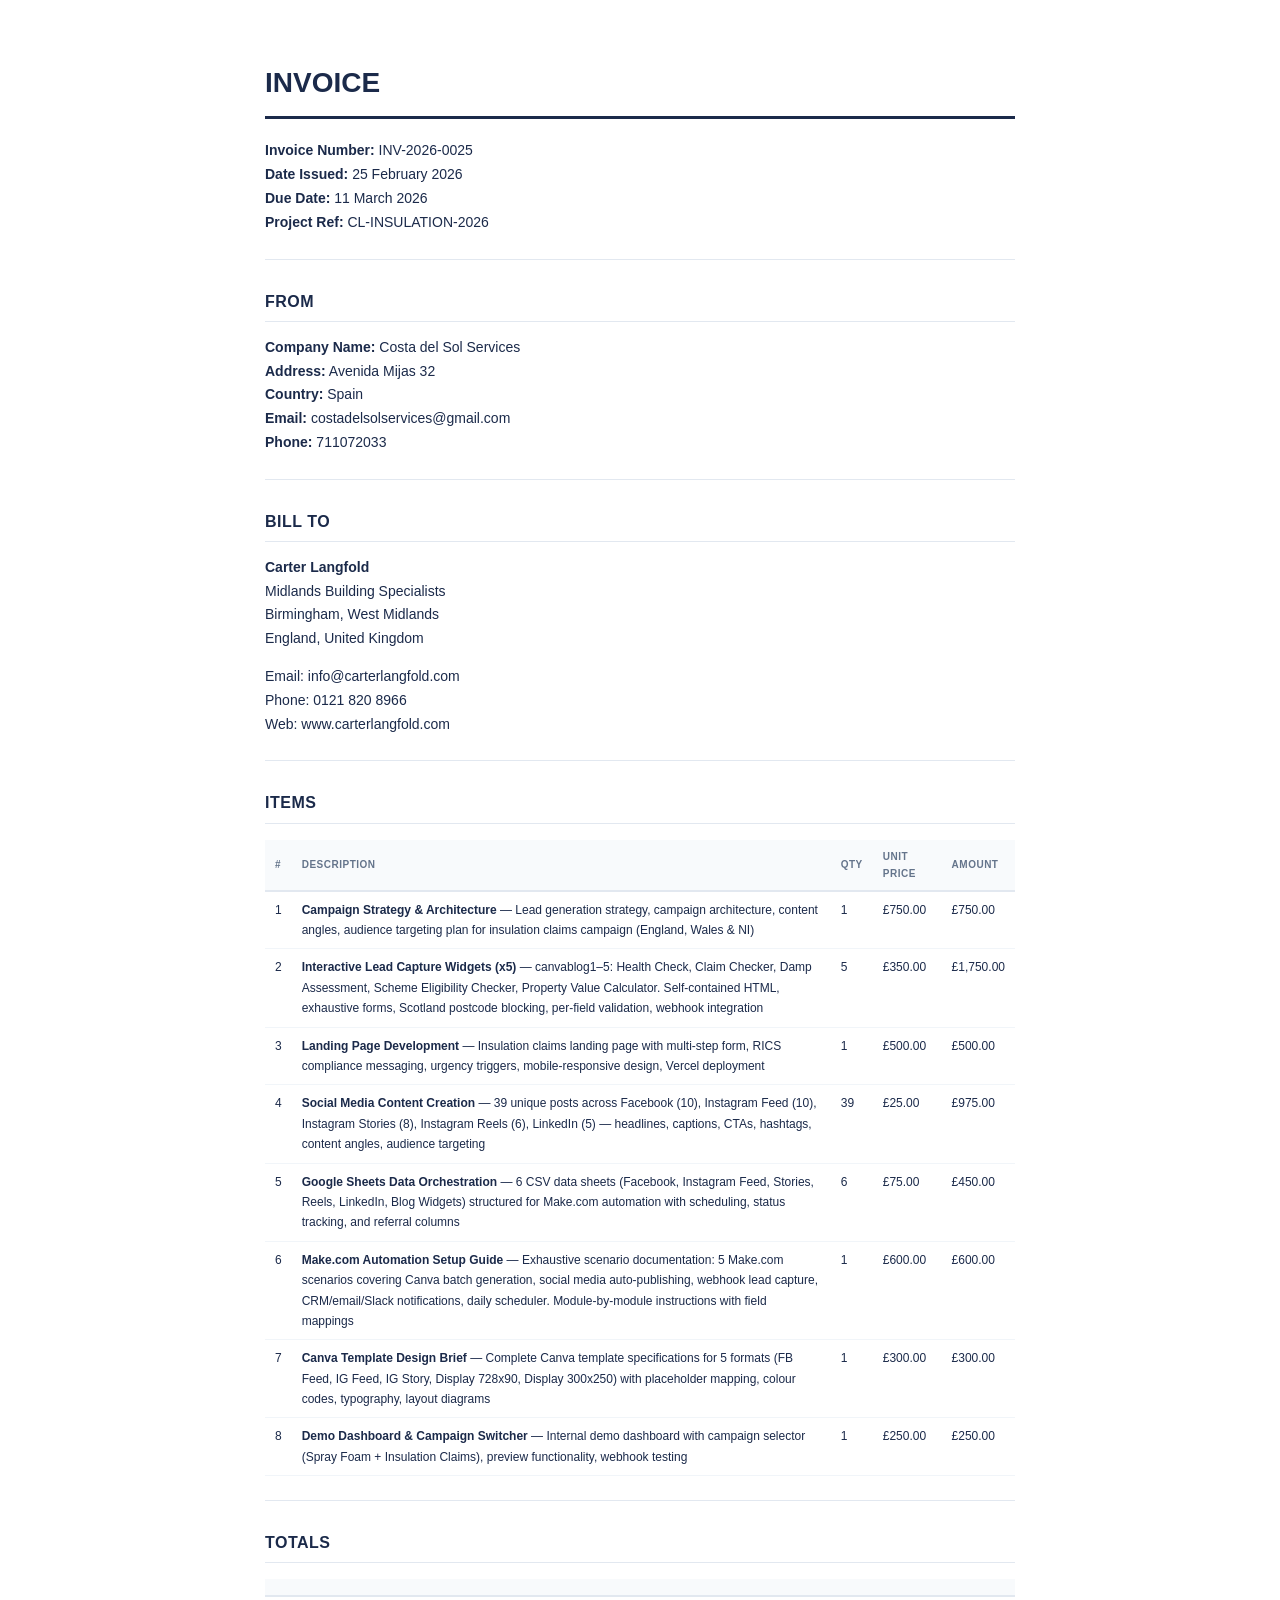
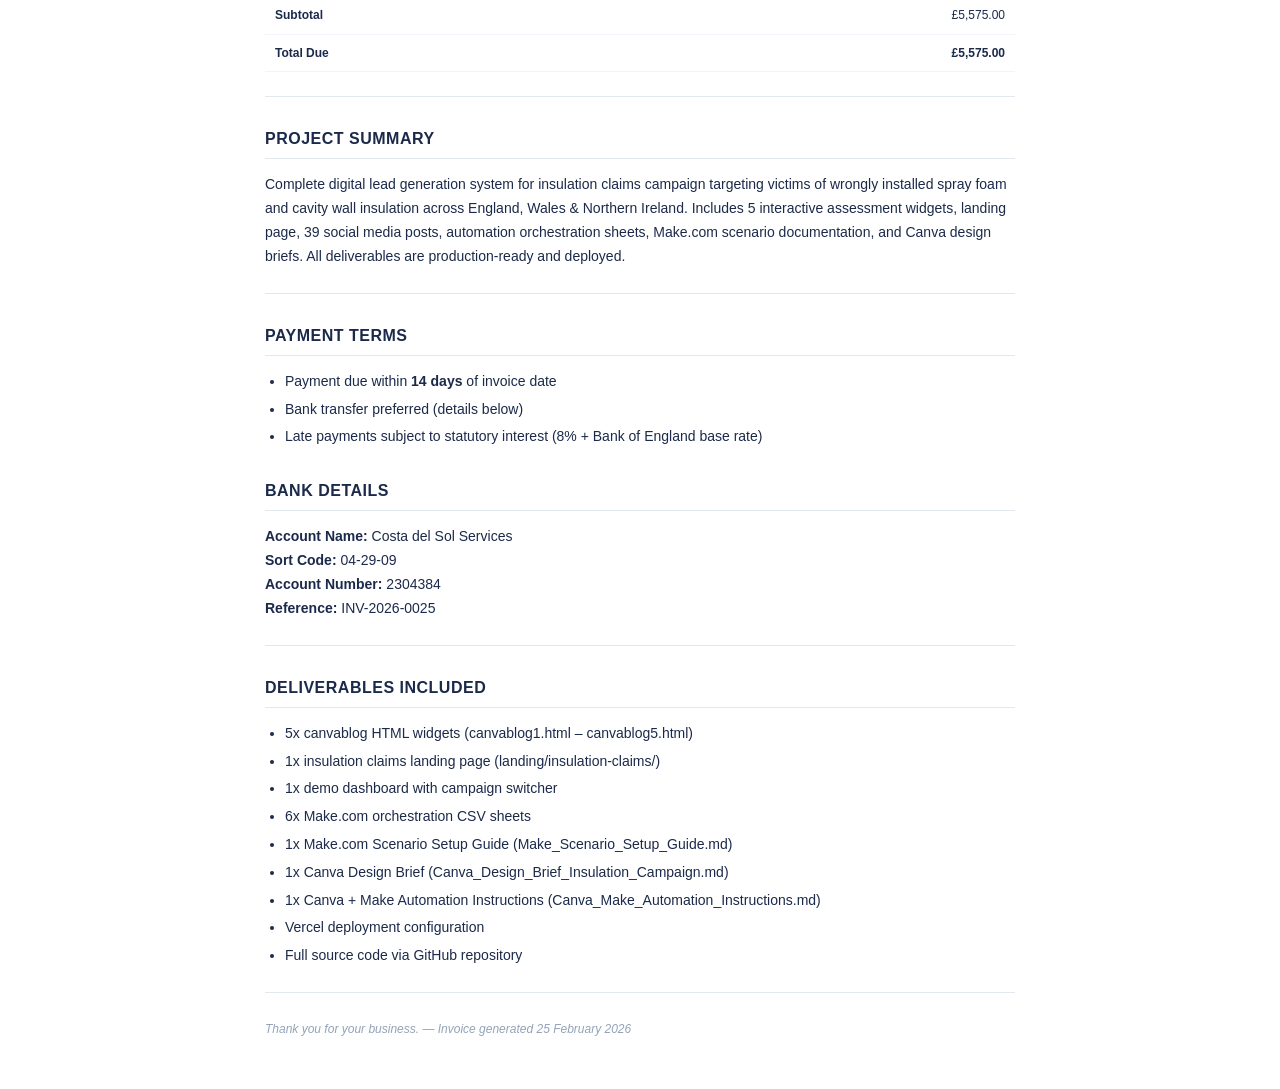
<file: invoice_print.html>
<!DOCTYPE html><html><head><meta charset="utf-8"><title>Invoice INV-2026-0025</title><style>
@page{size:A4;margin:20mm 18mm}
body{font-family:Segoe UI,Arial,sans-serif;max-width:750px;margin:0 auto;padding:40px 20px;color:#1B2A4A;line-height:1.7;font-size:14px}
h1{font-size:28px;font-weight:800;border-bottom:3px solid #1B2A4A;padding-bottom:10px;margin-bottom:20px}
h2{font-size:16px;font-weight:700;color:#1B2A4A;margin-top:28px;margin-bottom:12px;text-transform:uppercase;letter-spacing:.5px;border-bottom:1px solid #e2e8f0;padding-bottom:6px}
table{width:100%;border-collapse:collapse;margin:16px 0;font-size:12px}
th{background:#f8fafc;font-weight:700;color:#64748b;text-transform:uppercase;font-size:10px;letter-spacing:.5px;padding:8px 10px;text-align:left;border-bottom:2px solid #e2e8f0}
td{padding:8px 10px;border-bottom:1px solid #f1f5f9;vertical-align:top}
strong{color:#1B2A4A}
hr{border:none;border-top:1px solid #e2e8f0;margin:24px 0}
ul{padding-left:20px}
li{margin-bottom:4px}
p{margin-bottom:8px}
em{font-size:12px;color:#94a3b8}
@media print{body{padding:0;max-width:none}}
</style></head><body><h1>INVOICE</h1>
<p><strong>Invoice Number:</strong> INV-2026-0025<br />
<strong>Date Issued:</strong> 25 February 2026<br />
<strong>Due Date:</strong> 11 March 2026<br />
<strong>Project Ref:</strong> CL-INSULATION-2026</p>
<hr />
<h2>From</h2>
<p><strong>Company Name:</strong> Costa del Sol Services<br />
<strong>Address:</strong> Avenida Mijas 32<br />
<strong>Country:</strong> Spain<br />
<strong>Email:</strong> costadelsolservices@gmail.com<br />
<strong>Phone:</strong> 711072033  </p>
<hr />
<h2>Bill To</h2>
<p><strong>Carter Langfold</strong><br />
Midlands Building Specialists<br />
Birmingham, West Midlands<br />
England, United Kingdom  </p>
<p>Email: info@carterlangfold.com<br />
Phone: 0121 820 8966<br />
Web: www.carterlangfold.com</p>
<hr />
<h2>Items</h2>
<table>
<thead>
<tr>
<th>#</th>
<th>Description</th>
<th>Qty</th>
<th>Unit Price</th>
<th>Amount</th>
</tr>
</thead>
<tbody>
<tr>
<td>1</td>
<td><strong>Campaign Strategy &amp; Architecture</strong> — Lead generation strategy, campaign architecture, content angles, audience targeting plan for insulation claims campaign (England, Wales &amp; NI)</td>
<td>1</td>
<td>£750.00</td>
<td>£750.00</td>
</tr>
<tr>
<td>2</td>
<td><strong>Interactive Lead Capture Widgets (x5)</strong> — canvablog1–5: Health Check, Claim Checker, Damp Assessment, Scheme Eligibility Checker, Property Value Calculator. Self-contained HTML, exhaustive forms, Scotland postcode blocking, per-field validation, webhook integration</td>
<td>5</td>
<td>£350.00</td>
<td>£1,750.00</td>
</tr>
<tr>
<td>3</td>
<td><strong>Landing Page Development</strong> — Insulation claims landing page with multi-step form, RICS compliance messaging, urgency triggers, mobile-responsive design, Vercel deployment</td>
<td>1</td>
<td>£500.00</td>
<td>£500.00</td>
</tr>
<tr>
<td>4</td>
<td><strong>Social Media Content Creation</strong> — 39 unique posts across Facebook (10), Instagram Feed (10), Instagram Stories (8), Instagram Reels (6), LinkedIn (5) — headlines, captions, CTAs, hashtags, content angles, audience targeting</td>
<td>39</td>
<td>£25.00</td>
<td>£975.00</td>
</tr>
<tr>
<td>5</td>
<td><strong>Google Sheets Data Orchestration</strong> — 6 CSV data sheets (Facebook, Instagram Feed, Stories, Reels, LinkedIn, Blog Widgets) structured for Make.com automation with scheduling, status tracking, and referral columns</td>
<td>6</td>
<td>£75.00</td>
<td>£450.00</td>
</tr>
<tr>
<td>6</td>
<td><strong>Make.com Automation Setup Guide</strong> — Exhaustive scenario documentation: 5 Make.com scenarios covering Canva batch generation, social media auto-publishing, webhook lead capture, CRM/email/Slack notifications, daily scheduler. Module-by-module instructions with field mappings</td>
<td>1</td>
<td>£600.00</td>
<td>£600.00</td>
</tr>
<tr>
<td>7</td>
<td><strong>Canva Template Design Brief</strong> — Complete Canva template specifications for 5 formats (FB Feed, IG Feed, IG Story, Display 728x90, Display 300x250) with placeholder mapping, colour codes, typography, layout diagrams</td>
<td>1</td>
<td>£300.00</td>
<td>£300.00</td>
</tr>
<tr>
<td>8</td>
<td><strong>Demo Dashboard &amp; Campaign Switcher</strong> — Internal demo dashboard with campaign selector (Spray Foam + Insulation Claims), preview functionality, webhook testing</td>
<td>1</td>
<td>£250.00</td>
<td>£250.00</td>
</tr>
</tbody>
</table>
<hr />
<h2>Totals</h2>
<table>
<thead>
<tr>
<th></th>
<th style="text-align: right;"></th>
</tr>
</thead>
<tbody>
<tr>
<td><strong>Subtotal</strong></td>
<td style="text-align: right;">£5,575.00</td>
</tr>
<tr>
<td><strong>Total Due</strong></td>
<td style="text-align: right;"><strong>£5,575.00</strong></td>
</tr>
</tbody>
</table>
<hr />
<h2>Project Summary</h2>
<p>Complete digital lead generation system for insulation claims campaign targeting victims of wrongly installed spray foam and cavity wall insulation across England, Wales &amp; Northern Ireland. Includes 5 interactive assessment widgets, landing page, 39 social media posts, automation orchestration sheets, Make.com scenario documentation, and Canva design briefs. All deliverables are production-ready and deployed.</p>
<hr />
<h2>Payment Terms</h2>
<ul>
<li>Payment due within <strong>14 days</strong> of invoice date</li>
<li>Bank transfer preferred (details below)</li>
<li>Late payments subject to statutory interest (8% + Bank of England base rate)</li>
</ul>
<h2>Bank Details</h2>
<p><strong>Account Name:</strong> Costa del Sol Services<br />
<strong>Sort Code:</strong> 04-29-09<br />
<strong>Account Number:</strong> 2304384<br />
<strong>Reference:</strong> INV-2026-0025</p>
<hr />
<h2>Deliverables Included</h2>
<ul>
<li>5x canvablog HTML widgets (canvablog1.html – canvablog5.html)</li>
<li>1x insulation claims landing page (landing/insulation-claims/)</li>
<li>1x demo dashboard with campaign switcher</li>
<li>6x Make.com orchestration CSV sheets</li>
<li>1x Make.com Scenario Setup Guide (Make_Scenario_Setup_Guide.md)</li>
<li>1x Canva Design Brief (Canva_Design_Brief_Insulation_Campaign.md)</li>
<li>1x Canva + Make Automation Instructions (Canva_Make_Automation_Instructions.md)</li>
<li>Vercel deployment configuration</li>
<li>Full source code via GitHub repository</li>
</ul>
<hr />
<p><em>Thank you for your business. — Invoice generated 25 February 2026</em></p></body></html>
</file>
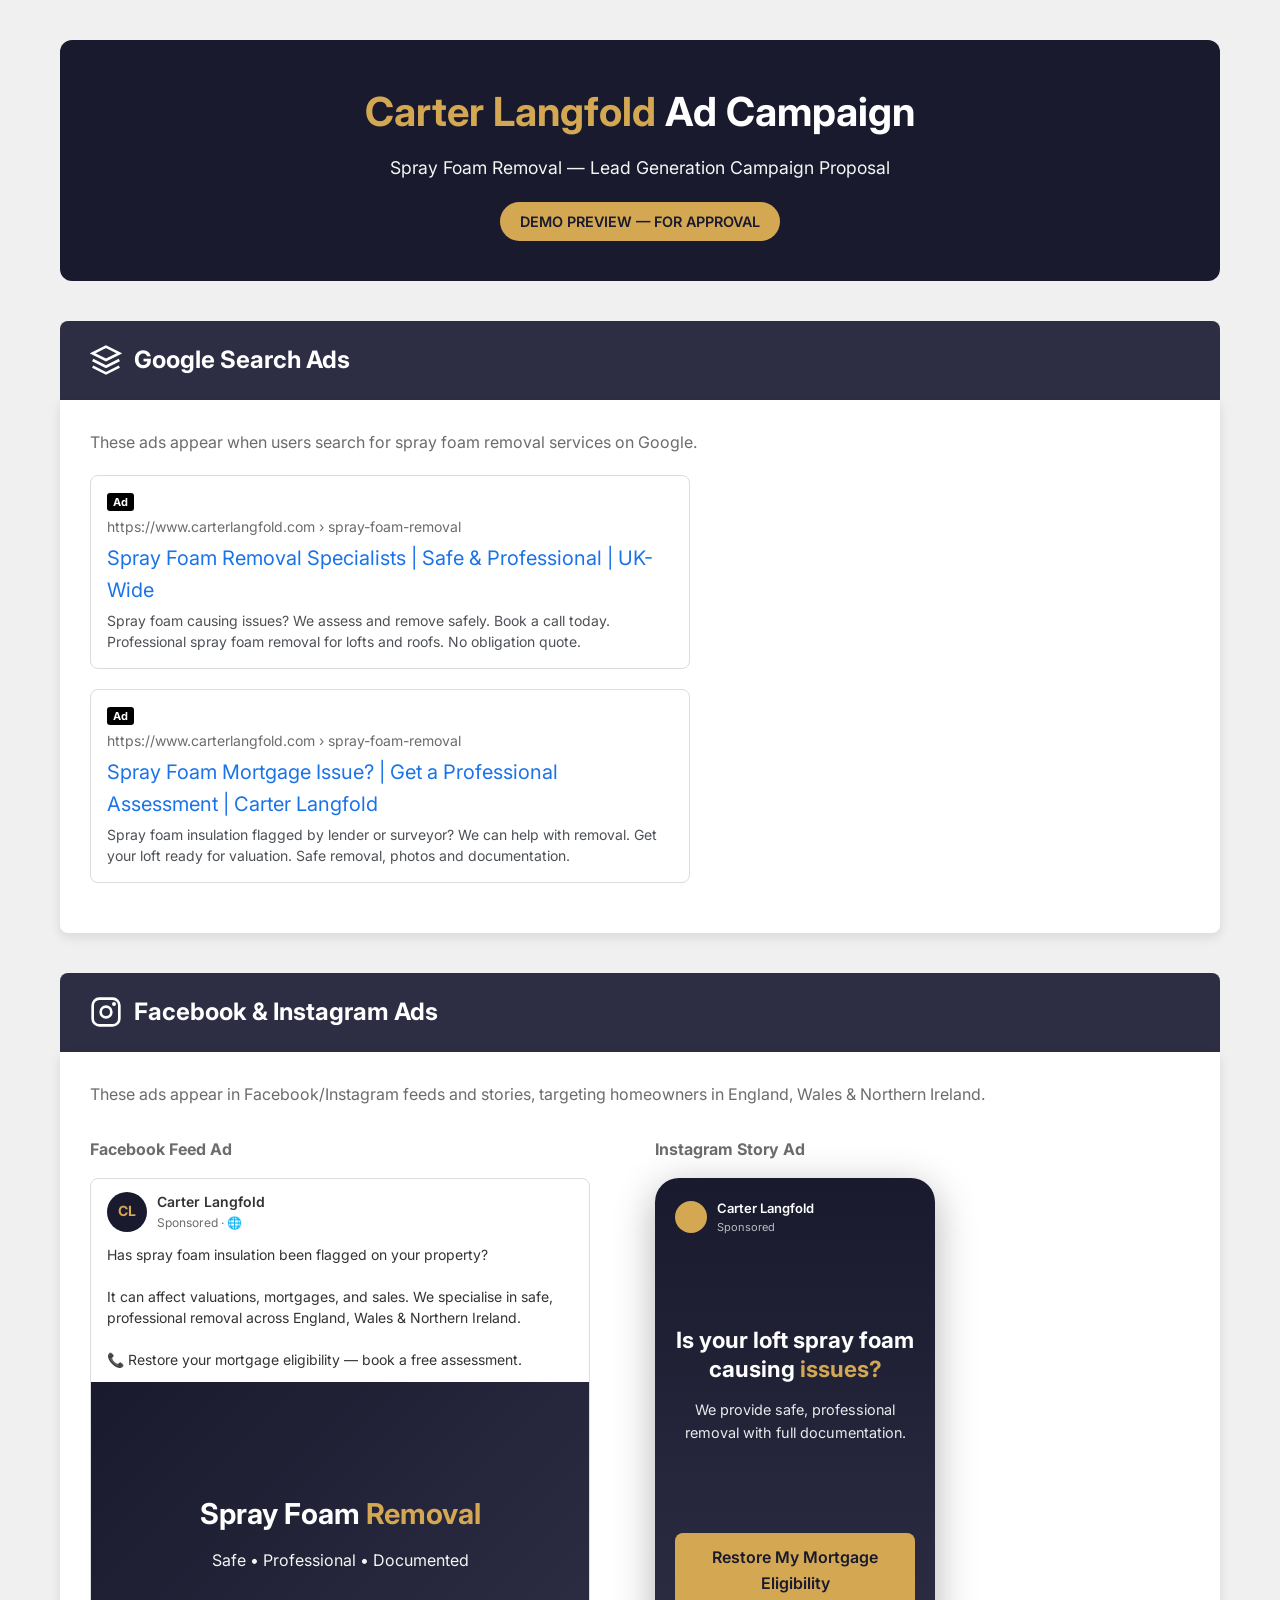
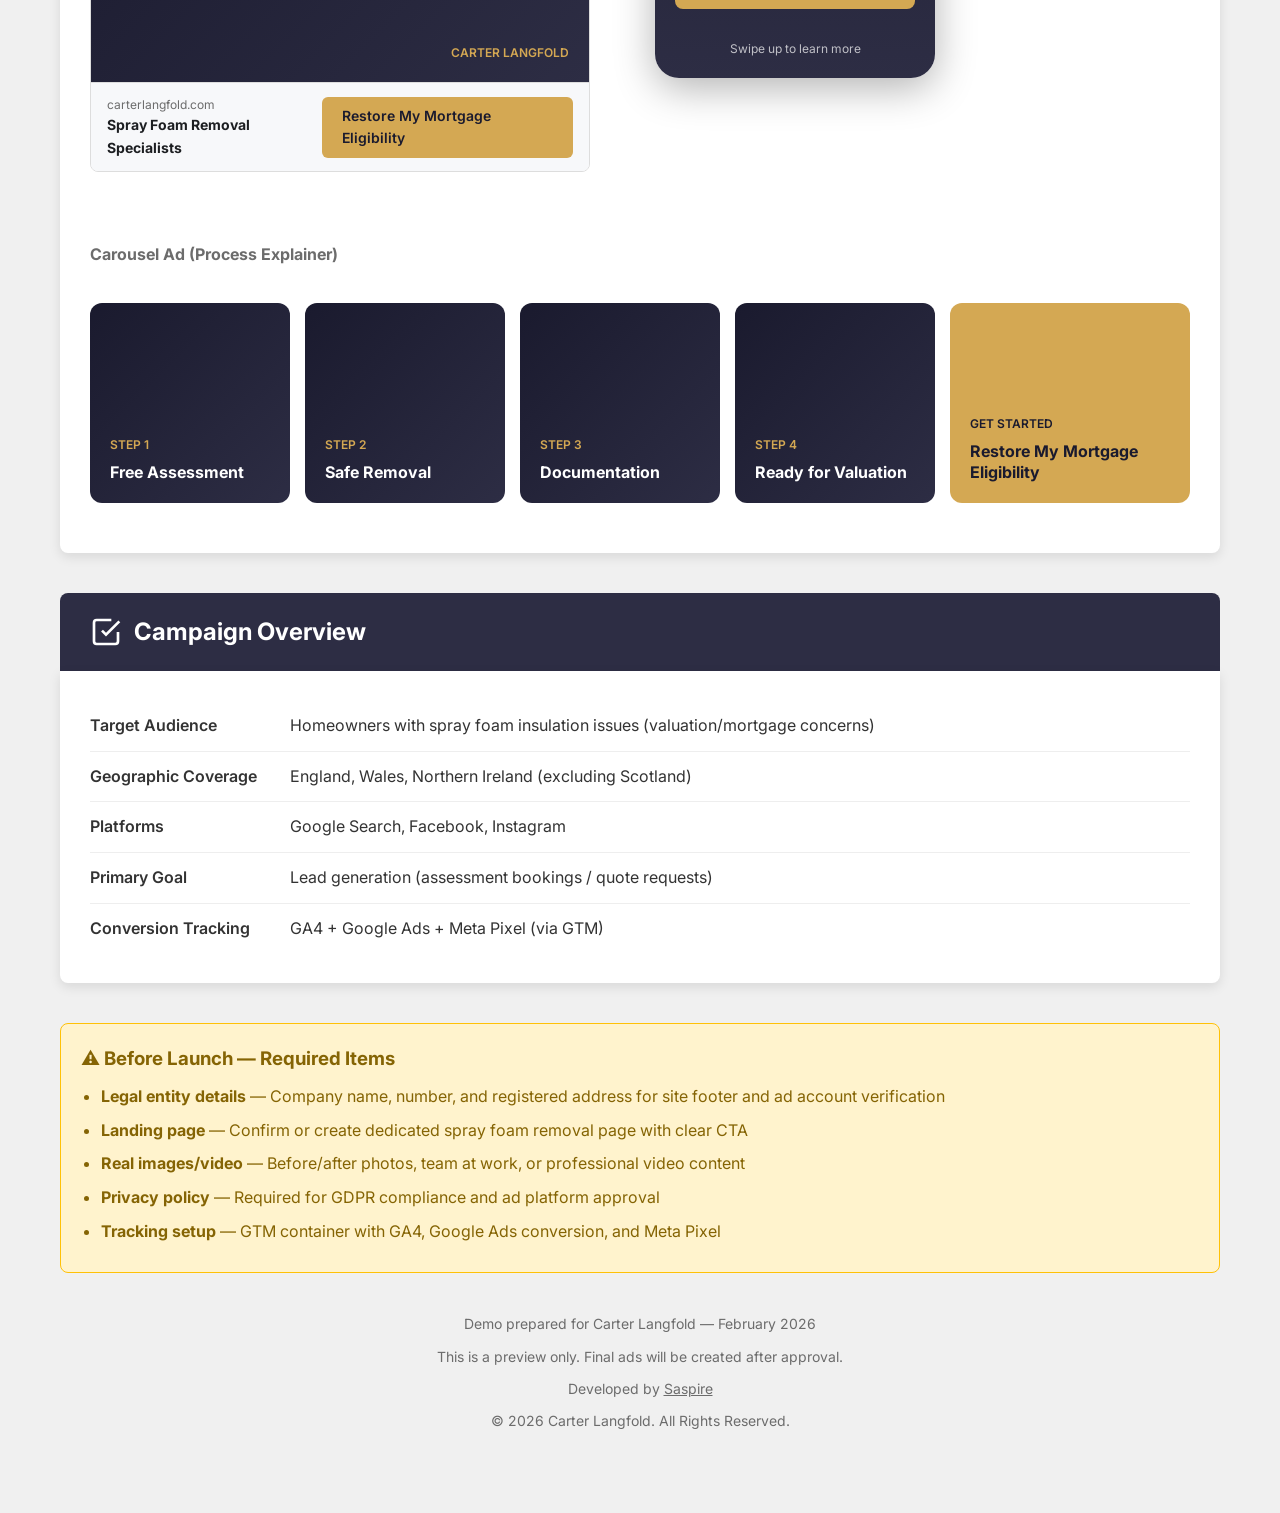
<file: demo/ad-preview.html>
<!DOCTYPE html>
<html lang="en">
<head>
    <meta charset="UTF-8">
    <meta name="viewport" content="width=device-width, initial-scale=1.0">
    <title>Carter Langfold - Ad Campaign Demo</title>
    <link href="https://fonts.googleapis.com/css2?family=Inter:wght@400;500;600;700&display=swap" rel="stylesheet">
    <style>
        :root {
            --primary-dark: #1a1a2e;
            --primary-charcoal: #2d2d44;
            --accent-gold: #d4a853;
            --white: #ffffff;
            --off-white: #f5f5f5;
            --muted-grey: #6c6c6c;
            --google-blue: #1a73e8;
            --google-green: #137333;
            --fb-blue: #1877f2;
        }

        * {
            margin: 0;
            padding: 0;
            box-sizing: border-box;
        }

        body {
            font-family: 'Inter', -apple-system, BlinkMacSystemFont, sans-serif;
            background: #f0f0f0;
            color: #333;
            line-height: 1.6;
        }

        .container {
            max-width: 1200px;
            margin: 0 auto;
            padding: 40px 20px;
        }

        /* Header */
        .demo-header {
            background: var(--primary-dark);
            color: var(--white);
            padding: 40px;
            text-align: center;
            margin-bottom: 40px;
            border-radius: 12px;
        }

        .demo-header h1 {
            font-size: 2.5rem;
            margin-bottom: 10px;
        }

        .demo-header .gold {
            color: var(--accent-gold);
        }

        .demo-header p {
            color: var(--off-white);
            font-size: 1.1rem;
        }

        .demo-badge {
            display: inline-block;
            background: var(--accent-gold);
            color: var(--primary-dark);
            padding: 8px 20px;
            border-radius: 20px;
            font-weight: 600;
            font-size: 0.9rem;
            margin-top: 20px;
        }

        /* Section headers */
        .section-header {
            background: var(--primary-charcoal);
            color: var(--white);
            padding: 20px 30px;
            border-radius: 8px 8px 0 0;
            margin-top: 40px;
        }

        .section-header h2 {
            font-size: 1.5rem;
            display: flex;
            align-items: center;
            gap: 12px;
        }

        .section-header .icon {
            width: 32px;
            height: 32px;
        }

        .section-content {
            background: var(--white);
            padding: 30px;
            border-radius: 0 0 8px 8px;
            box-shadow: 0 4px 12px rgba(0,0,0,0.1);
        }

        /* Google Ads Mockup */
        .google-ad {
            border: 1px solid #dadce0;
            border-radius: 8px;
            padding: 16px;
            margin-bottom: 20px;
            max-width: 600px;
            background: #fff;
        }

        .google-ad-label {
            font-size: 12px;
            color: var(--muted-grey);
            margin-bottom: 4px;
        }

        .google-ad-label strong {
            background: #000;
            color: #fff;
            padding: 2px 6px;
            border-radius: 3px;
            font-size: 11px;
            margin-right: 8px;
        }

        .google-ad-url {
            color: var(--muted-grey);
            font-size: 14px;
            margin-bottom: 4px;
        }

        .google-ad-headline {
            color: var(--google-blue);
            font-size: 20px;
            font-weight: 400;
            margin-bottom: 4px;
            cursor: pointer;
        }

        .google-ad-headline:hover {
            text-decoration: underline;
        }

        .google-ad-description {
            color: #4d5156;
            font-size: 14px;
            line-height: 1.5;
        }

        /* Meta/Facebook Ad Mockup */
        .meta-ad {
            border: 1px solid #ddd;
            border-radius: 8px;
            max-width: 500px;
            background: #fff;
            margin-bottom: 30px;
            overflow: hidden;
        }

        .meta-ad-header {
            display: flex;
            align-items: center;
            padding: 12px 16px;
            gap: 10px;
        }

        .meta-ad-avatar {
            width: 40px;
            height: 40px;
            background: var(--primary-dark);
            border-radius: 50%;
            display: flex;
            align-items: center;
            justify-content: center;
            color: var(--accent-gold);
            font-weight: 700;
            font-size: 14px;
        }

        .meta-ad-page-info {
            flex: 1;
        }

        .meta-ad-page-name {
            font-weight: 600;
            font-size: 14px;
        }

        .meta-ad-sponsored {
            font-size: 12px;
            color: var(--muted-grey);
        }

        .meta-ad-text {
            padding: 0 16px 12px;
            font-size: 14px;
            line-height: 1.5;
        }

        .meta-ad-image {
            width: 100%;
            height: 300px;
            background: linear-gradient(135deg, var(--primary-dark) 0%, var(--primary-charcoal) 100%);
            display: flex;
            flex-direction: column;
            align-items: center;
            justify-content: center;
            color: var(--white);
            text-align: center;
            padding: 30px;
            position: relative;
        }

        .meta-ad-image h3 {
            font-size: 1.8rem;
            margin-bottom: 10px;
        }

        .meta-ad-image p {
            color: var(--off-white);
            font-size: 1rem;
        }

        .meta-ad-image .gold-accent {
            color: var(--accent-gold);
        }

        .meta-ad-image .logo {
            position: absolute;
            bottom: 20px;
            right: 20px;
            font-size: 12px;
            color: var(--accent-gold);
            font-weight: 600;
        }

        .meta-ad-cta-bar {
            display: flex;
            justify-content: space-between;
            align-items: center;
            padding: 12px 16px;
            border-top: 1px solid #ddd;
            background: #f7f8fa;
        }

        .meta-ad-cta-text {
            font-size: 12px;
            color: var(--muted-grey);
        }

        .meta-ad-cta-text strong {
            display: block;
            color: #1c1e21;
            font-size: 14px;
        }

        .meta-ad-cta-button {
            background: var(--accent-gold);
            color: var(--primary-dark);
            padding: 8px 20px;
            border-radius: 6px;
            font-weight: 600;
            font-size: 14px;
            text-decoration: none;
        }

        /* Instagram Story Mockup */
        .story-mockup {
            width: 280px;
            height: 500px;
            background: linear-gradient(180deg, var(--primary-dark) 0%, var(--primary-charcoal) 100%);
            border-radius: 24px;
            padding: 20px;
            color: var(--white);
            display: flex;
            flex-direction: column;
            position: relative;
            box-shadow: 0 10px 40px rgba(0,0,0,0.3);
        }

        .story-header {
            display: flex;
            align-items: center;
            gap: 10px;
            margin-bottom: 20px;
        }

        .story-avatar {
            width: 32px;
            height: 32px;
            background: var(--accent-gold);
            border-radius: 50%;
        }

        .story-name {
            font-size: 13px;
            font-weight: 600;
        }

        .story-sponsored {
            font-size: 11px;
            color: rgba(255,255,255,0.7);
        }

        .story-content {
            flex: 1;
            display: flex;
            flex-direction: column;
            justify-content: center;
            text-align: center;
        }

        .story-content h3 {
            font-size: 1.4rem;
            margin-bottom: 15px;
            line-height: 1.3;
        }

        .story-content p {
            font-size: 0.9rem;
            color: rgba(255,255,255,0.9);
            margin-bottom: 20px;
        }

        .story-cta {
            background: var(--accent-gold);
            color: var(--primary-dark);
            padding: 12px 24px;
            border-radius: 8px;
            font-weight: 600;
            text-align: center;
            margin-top: auto;
            margin-bottom: 30px;
        }

        .story-swipe {
            text-align: center;
            font-size: 12px;
            color: rgba(255,255,255,0.7);
        }

        /* Carousel preview */
        .carousel-container {
            display: flex;
            gap: 15px;
            overflow-x: auto;
            padding: 20px 0;
        }

        .carousel-card {
            min-width: 200px;
            height: 200px;
            background: linear-gradient(135deg, var(--primary-dark) 0%, var(--primary-charcoal) 100%);
            border-radius: 12px;
            padding: 20px;
            color: var(--white);
            display: flex;
            flex-direction: column;
            justify-content: flex-end;
        }

        .carousel-card .step {
            color: var(--accent-gold);
            font-size: 12px;
            font-weight: 600;
            margin-bottom: 8px;
        }

        .carousel-card h4 {
            font-size: 1rem;
            line-height: 1.3;
        }

        /* Grid layout */
        .ad-grid {
            display: grid;
            grid-template-columns: repeat(auto-fit, minmax(300px, 1fr));
            gap: 30px;
            align-items: start;
        }

        /* Notes */
        .demo-notes {
            background: #fff3cd;
            border: 1px solid #ffc107;
            border-radius: 8px;
            padding: 20px;
            margin-top: 40px;
        }

        .demo-notes h3 {
            color: #856404;
            margin-bottom: 10px;
        }

        .demo-notes ul {
            margin-left: 20px;
            color: #856404;
        }

        .demo-notes li {
            margin-bottom: 8px;
        }

        /* Footer */
        .demo-footer {
            text-align: center;
            padding: 40px;
            color: var(--muted-grey);
            font-size: 14px;
        }
    </style>
</head>
<body>
    <div class="container">
        <!-- Header -->
        <div class="demo-header">
            <h1><span class="gold">Carter Langfold</span> Ad Campaign</h1>
            <p>Spray Foam Removal — Lead Generation Campaign Proposal</p>
            <div class="demo-badge">DEMO PREVIEW — FOR APPROVAL</div>
        </div>

        <!-- Google Ads Section -->
        <div class="section-header">
            <h2>
                <svg class="icon" viewBox="0 0 24 24" fill="none" xmlns="http://www.w3.org/2000/svg">
                    <path d="M12 2L2 7L12 12L22 7L12 2Z" stroke="currentColor" stroke-width="2"/>
                    <path d="M2 17L12 22L22 17" stroke="currentColor" stroke-width="2"/>
                    <path d="M2 12L12 17L22 12" stroke="currentColor" stroke-width="2"/>
                </svg>
                Google Search Ads
            </h2>
        </div>
        <div class="section-content">
            <p style="margin-bottom: 20px; color: var(--muted-grey);">These ads appear when users search for spray foam removal services on Google.</p>
            
            <!-- Google Ad 1 -->
            <div class="google-ad">
                <div class="google-ad-label"><strong>Ad</strong></div>
                <div class="google-ad-url">https://www.carterlangfold.com › spray-foam-removal</div>
                <div class="google-ad-headline">Spray Foam Removal Specialists | Safe & Professional | UK-Wide</div>
                <div class="google-ad-description">Spray foam causing issues? We assess and remove safely. Book a call today. Professional spray foam removal for lofts and roofs. No obligation quote.</div>
            </div>

            <!-- Google Ad 2 -->
            <div class="google-ad">
                <div class="google-ad-label"><strong>Ad</strong></div>
                <div class="google-ad-url">https://www.carterlangfold.com › spray-foam-removal</div>
                <div class="google-ad-headline">Spray Foam Mortgage Issue? | Get a Professional Assessment | Carter Langfold</div>
                <div class="google-ad-description">Spray foam insulation flagged by lender or surveyor? We can help with removal. Get your loft ready for valuation. Safe removal, photos and documentation.</div>
            </div>
        </div>

        <!-- Meta/Facebook Ads Section -->
        <div class="section-header">
            <h2>
                <svg class="icon" viewBox="0 0 24 24" fill="none" xmlns="http://www.w3.org/2000/svg">
                    <rect x="2" y="2" width="20" height="20" rx="5" stroke="currentColor" stroke-width="2"/>
                    <circle cx="12" cy="12" r="4" stroke="currentColor" stroke-width="2"/>
                    <circle cx="18" cy="6" r="1.5" fill="currentColor"/>
                </svg>
                Facebook & Instagram Ads
            </h2>
        </div>
        <div class="section-content">
            <p style="margin-bottom: 30px; color: var(--muted-grey);">These ads appear in Facebook/Instagram feeds and stories, targeting homeowners in England, Wales & Northern Ireland.</p>
            
            <div class="ad-grid">
                <!-- Facebook Feed Ad -->
                <div>
                    <h3 style="margin-bottom: 15px; font-size: 1rem; color: var(--muted-grey);">Facebook Feed Ad</h3>
                    <div class="meta-ad">
                        <div class="meta-ad-header">
                            <div class="meta-ad-avatar">CL</div>
                            <div class="meta-ad-page-info">
                                <div class="meta-ad-page-name">Carter Langfold</div>
                                <div class="meta-ad-sponsored">Sponsored · 🌐</div>
                            </div>
                        </div>
                        <div class="meta-ad-text">
                            Has spray foam insulation been flagged on your property?<br><br>
                            It can affect valuations, mortgages, and sales. We specialise in safe, professional removal across England, Wales & Northern Ireland.<br><br>
                            📞 Restore your mortgage eligibility — book a free assessment.
                        </div>
                        <div class="meta-ad-image">
                            <h3>Spray Foam <span class="gold-accent">Removal</span></h3>
                            <p>Safe • Professional • Documented</p>
                            <div class="logo">CARTER LANGFOLD</div>
                        </div>
                        <div class="meta-ad-cta-bar">
                            <div class="meta-ad-cta-text">
                                carterlangfold.com
                                <strong>Spray Foam Removal Specialists</strong>
                            </div>
                            <a href="../landing/spray-foam/index.html?utm_source=meta&utm_medium=cpc&utm_campaign=spray_foam&utm_content=fb_feed#lead" class="meta-ad-cta-button">Restore My Mortgage Eligibility</a>
                        </div>
                    </div>
                </div>

                <!-- Instagram Story Ad -->
                <div>
                    <h3 style="margin-bottom: 15px; font-size: 1rem; color: var(--muted-grey);">Instagram Story Ad</h3>
                    <div class="story-mockup">
                        <div class="story-header">
                            <div class="story-avatar"></div>
                            <div>
                                <div class="story-name">Carter Langfold</div>
                                <div class="story-sponsored">Sponsored</div>
                            </div>
                        </div>
                        <div class="story-content">
                            <h3>Is your loft spray foam causing <span style="color: var(--accent-gold);">issues?</span></h3>
                            <p>We provide safe, professional removal with full documentation.</p>
                        </div>
                        <a class="story-cta" href="../landing/spray-foam/index.html?utm_source=meta&utm_medium=cpc&utm_campaign=spray_foam&utm_content=ig_story#lead" style="text-decoration: none;">Restore My Mortgage Eligibility</a>
                        <div class="story-swipe">Swipe up to learn more</div>
                    </div>
                </div>
            </div>

            <!-- Carousel Preview -->
            <h3 style="margin: 40px 0 15px; font-size: 1rem; color: var(--muted-grey);">Carousel Ad (Process Explainer)</h3>
            <div class="carousel-container">
                <div class="carousel-card">
                    <div class="step">STEP 1</div>
                    <h4>Free Assessment</h4>
                </div>
                <div class="carousel-card">
                    <div class="step">STEP 2</div>
                    <h4>Safe Removal</h4>
                </div>
                <div class="carousel-card">
                    <div class="step">STEP 3</div>
                    <h4>Documentation</h4>
                </div>
                <div class="carousel-card">
                    <div class="step">STEP 4</div>
                    <h4>Ready for Valuation</h4>
                </div>
                <a class="carousel-card" href="../landing/spray-foam/index.html?utm_source=meta&utm_medium=cpc&utm_campaign=spray_foam&utm_content=carousel#lead" style="background: var(--accent-gold); color: var(--primary-dark); text-decoration: none;">
                    <div class="step" style="color: var(--primary-dark);">GET STARTED</div>
                    <h4>Restore My Mortgage Eligibility</h4>
                </a>
            </div>
        </div>

        <!-- Campaign Details -->
        <div class="section-header">
            <h2>
                <svg class="icon" viewBox="0 0 24 24" fill="none" xmlns="http://www.w3.org/2000/svg">
                    <path d="M9 11L12 14L22 4" stroke="currentColor" stroke-width="2"/>
                    <path d="M21 12V19C21 20.1 20.1 21 19 21H5C3.9 21 3 20.1 3 19V5C3 3.9 3.9 3 5 3H16" stroke="currentColor" stroke-width="2"/>
                </svg>
                Campaign Overview
            </h2>
        </div>
        <div class="section-content">
            <table style="width: 100%; border-collapse: collapse;">
                <tr style="border-bottom: 1px solid #eee;">
                    <td style="padding: 12px 0; font-weight: 600; width: 200px;">Target Audience</td>
                    <td style="padding: 12px 0;">Homeowners with spray foam insulation issues (valuation/mortgage concerns)</td>
                </tr>
                <tr style="border-bottom: 1px solid #eee;">
                    <td style="padding: 12px 0; font-weight: 600;">Geographic Coverage</td>
                    <td style="padding: 12px 0;">England, Wales, Northern Ireland (excluding Scotland)</td>
                </tr>
                <tr style="border-bottom: 1px solid #eee;">
                    <td style="padding: 12px 0; font-weight: 600;">Platforms</td>
                    <td style="padding: 12px 0;">Google Search, Facebook, Instagram</td>
                </tr>
                <tr style="border-bottom: 1px solid #eee;">
                    <td style="padding: 12px 0; font-weight: 600;">Primary Goal</td>
                    <td style="padding: 12px 0;">Lead generation (assessment bookings / quote requests)</td>
                </tr>
                <tr>
                    <td style="padding: 12px 0; font-weight: 600;">Conversion Tracking</td>
                    <td style="padding: 12px 0;">GA4 + Google Ads + Meta Pixel (via GTM)</td>
                </tr>
            </table>
        </div>

        <!-- Notes -->
        <div class="demo-notes">
            <h3>⚠️ Before Launch — Required Items</h3>
            <ul>
                <li><strong>Legal entity details</strong> — Company name, number, and registered address for site footer and ad account verification</li>
                <li><strong>Landing page</strong> — Confirm or create dedicated spray foam removal page with clear CTA</li>
                <li><strong>Real images/video</strong> — Before/after photos, team at work, or professional video content</li>
                <li><strong>Privacy policy</strong> — Required for GDPR compliance and ad platform approval</li>
                <li><strong>Tracking setup</strong> — GTM container with GA4, Google Ads conversion, and Meta Pixel</li>
            </ul>
        </div>

        <!-- Footer -->
        <div class="demo-footer">
            <p>Demo prepared for Carter Langfold — February 2026</p>
            <p style="margin-top: 10px;">This is a preview only. Final ads will be created after approval.</p>
            <p style="margin-top: 10px;">Developed by <a href="https://saspire.org/" target="_blank" rel="noreferrer" style="color: inherit; text-decoration: underline;">Saspire</a></p>
            <p style="margin-top: 10px;">© 2026 Carter Langfold. All Rights Reserved.</p>
        </div>
    </div>
</body>
</html>
</file>
<file: landing/spray-foam/styles.css>
:root {
  --primary-dark: #1a1a2e;
  --primary-charcoal: #2d2d44;
  --accent-gold: #d4a853;
  --white: #ffffff;
  --off-white: #f5f5f5;
  --muted-grey: #6c6c6c;
  --border: rgba(255, 255, 255, 0.12);
  --shadow: 0 12px 40px rgba(0,0,0,0.25);
}

* { box-sizing: border-box; }
html, body { height: 100%; }
body {
  margin: 0;
  font-family: Inter, -apple-system, BlinkMacSystemFont, "Segoe UI", sans-serif;
  color: #111;
  background: #fff;
  line-height: 1.5;
}

.container {
  width: 100%;
  max-width: 1160px;
  padding: 0 20px;
  margin: 0 auto;
}

.header {
  position: sticky;
  top: 0;
  z-index: 10;
  background: rgba(255,255,255,0.92);
  backdrop-filter: blur(10px);
  border-bottom: 1px solid rgba(0,0,0,0.06);
}

.header__inner {
  display: flex;
  align-items: center;
  justify-content: space-between;
  padding: 14px 0;
  gap: 12px;
}

.brand {
  display: inline-flex;
  align-items: center;
  gap: 10px;
  text-decoration: none;
  color: #111;
}

.brand__mark {
  width: 34px;
  height: 34px;
  border-radius: 50%;
  background: var(--primary-dark);
  color: var(--accent-gold);
  display: inline-flex;
  align-items: center;
  justify-content: center;
  font-weight: 800;
  font-size: 12px;
}

.brand__name { font-weight: 700; letter-spacing: 0.2px; }

.header__cta {
  display: flex;
  align-items: center;
  gap: 10px;
  flex-wrap: wrap;
  justify-content: flex-end;
}

.hero {
  background: radial-gradient(1200px 400px at 10% 10%, rgba(212,168,83,0.14), transparent 60%),
              linear-gradient(135deg, var(--primary-dark) 0%, var(--primary-charcoal) 100%);
  color: #fff;
  padding: 64px 0;
}

.hero__inner {
  display: grid;
  grid-template-columns: 1.1fr 0.9fr;
  gap: 30px;
  align-items: start;
}

.eyebrow {
  display: inline-block;
  color: rgba(255,255,255,0.78);
  font-weight: 600;
  font-size: 12px;
  letter-spacing: 0.6px;
  text-transform: uppercase;
  margin: 0 0 12px;
}

.hero h1 {
  margin: 0 0 12px;
  font-size: 44px;
  line-height: 1.05;
}

.subhead {
  margin: 0;
  color: rgba(255,255,255,0.88);
  font-size: 16px;
  max-width: 60ch;
}

.hero__bullets {
  margin-top: 22px;
  display: grid;
  grid-template-columns: repeat(3, minmax(0, 1fr));
  gap: 14px;
}

.bullet {
  border: 1px solid var(--border);
  background: rgba(255,255,255,0.06);
  border-radius: 12px;
  padding: 14px;
}

.bullet__title {
  font-weight: 700;
  color: #fff;
  margin-bottom: 6px;
  font-size: 14px;
}

.bullet__text {
  color: rgba(255,255,255,0.84);
  font-size: 13px;
}

.hero__actions {
  display: flex;
  flex-wrap: wrap;
  gap: 10px;
  margin-top: 22px;
}

.micro {
  margin-top: 14px;
  color: rgba(255,255,255,0.72);
  font-size: 12px;
}

.hero__card { display: flex; }

.card {
  width: 100%;
  border-radius: 16px;
  background: rgba(255,255,255,0.10);
  border: 1px solid var(--border);
  padding: 18px;
  box-shadow: var(--shadow);
}

.card__title {
  font-weight: 800;
  color: #fff;
  margin-bottom: 6px;
}

.card__text {
  color: rgba(255,255,255,0.86);
  margin-bottom: 14px;
  font-size: 14px;
}

.card__meta {
  display: grid;
  grid-template-columns: 1fr 1fr;
  gap: 12px;
  margin-bottom: 14px;
}

.meta__k {
  color: rgba(255,255,255,0.70);
  font-size: 12px;
}

.meta__v {
  color: #fff;
  font-weight: 700;
  font-size: 13px;
}

.section {
  padding: 56px 0;
}

.section--alt {
  background: #0f1020;
  color: #fff;
}

.section h2 {
  margin: 0 0 18px;
  font-size: 28px;
}

.section--alt h2 { color: #fff; }

.grid {
  display: grid;
  gap: 14px;
}

.grid--3 {
  grid-template-columns: repeat(3, minmax(0, 1fr));
}

.panel {
  border: 1px solid rgba(0,0,0,0.06);
  border-radius: 14px;
  padding: 16px;
  background: #fff;
}

.section--alt .panel {
  background: rgba(255,255,255,0.06);
  border: 1px solid rgba(255,255,255,0.12);
}

.panel__title {
  font-weight: 800;
  margin-bottom: 6px;
}

.panel__text {
  color: #2a2a2a;
  font-size: 14px;
}

.section--alt .panel__text { color: rgba(255,255,255,0.84); }

.steps {
  display: grid;
  grid-template-columns: repeat(2, minmax(0, 1fr));
  gap: 14px;
}

.step {
  display: flex;
  gap: 12px;
  align-items: flex-start;
  border: 1px solid rgba(255,255,255,0.12);
  background: rgba(255,255,255,0.06);
  padding: 16px;
  border-radius: 14px;
}

.step__n {
  width: 36px;
  height: 36px;
  border-radius: 10px;
  background: var(--accent-gold);
  color: var(--primary-dark);
  font-weight: 900;
  display: inline-flex;
  align-items: center;
  justify-content: center;
}

.step__title { font-weight: 900; margin-bottom: 4px; }
.step__text { color: rgba(255,255,255,0.84); font-size: 14px; }

.lead {
  display: grid;
  grid-template-columns: 0.9fr 1.1fr;
  gap: 20px;
  align-items: start;
}

.lead__copy .subhead { color: #333; }

.mini {
  margin-top: 14px;
  padding: 14px;
  border-radius: 14px;
  border: 1px solid rgba(0,0,0,0.06);
  background: #fff;
}

.mini__k { color: var(--muted-grey); font-size: 12px; font-weight: 700; text-transform: uppercase; letter-spacing: 0.6px; }
.mini__v { margin-top: 6px; font-weight: 800; }

 .warning-box {
  margin-top: 16px;
  border: 1px solid rgba(0,0,0,0.08);
  border-left: 4px solid var(--accent-gold);
  border-radius: 14px;
  padding: 14px;
  background: rgba(212,168,83,0.10);
 }

 .warning-box__title {
  font-weight: 900;
  font-size: 13px;
  margin-bottom: 8px;
  color: #111;
 }

 .warning-box__list {
  margin: 0;
  padding-left: 18px;
  color: #111;
  font-weight: 700;
  font-size: 13px;
 }

 .warning-box__list li { margin: 6px 0; }

.form {
  border: 1px solid rgba(0,0,0,0.08);
  border-radius: 16px;
  padding: 18px;
  background: #fff;
}

 .form-progress {
  border: 1px solid rgba(0,0,0,0.08);
  background: #fff;
  border-radius: 14px;
  padding: 14px;
  margin-bottom: 14px;
 }

 .form-progress__header {
  display: flex;
  align-items: baseline;
  justify-content: space-between;
  gap: 12px;
  margin-bottom: 10px;
 }

 .form-progress__title {
  font-weight: 900;
  font-size: 13px;
  color: #111;
 }

 .form-progress__pct {
  font-weight: 900;
  font-size: 13px;
  color: var(--primary-dark);
 }

 .form-progress__bar {
  height: 10px;
  border-radius: 999px;
  background: rgba(0,0,0,0.06);
  overflow: hidden;
  margin-bottom: 12px;
 }

 .form-progress__fill {
  height: 100%;
  width: 0%;
  background: linear-gradient(90deg, var(--accent-gold), rgba(212,168,83,0.65));
 }

 .form-progress__steps {
  display: flex;
  flex-wrap: wrap;
  gap: 8px;
 }

 .progress-step {
  font-size: 12px;
  font-weight: 900;
  color: var(--muted-grey);
  background: rgba(0,0,0,0.05);
  border: 1px solid rgba(0,0,0,0.06);
  padding: 6px 10px;
  border-radius: 999px;
 }

 .progress-step--active {
  color: #111;
  background: rgba(212,168,83,0.18);
  border-color: rgba(212,168,83,0.35);
 }

 .progress-step--complete {
  color: #0a7a2f;
  background: rgba(10,122,47,0.10);
  border-color: rgba(10,122,47,0.22);
 }

.row {
  display: grid;
  grid-template-columns: repeat(2, minmax(0, 1fr));
  gap: 12px;
}

.field {
  display: flex;
  flex-direction: column;
  gap: 8px;
  margin-bottom: 12px;
}

label { font-weight: 700; font-size: 13px; color: #111; }

input, select, textarea {
  border: 1px solid rgba(0,0,0,0.12);
  border-radius: 12px;
  padding: 12px 12px;
  font-size: 14px;
  outline: none;
  font-family: inherit;
}

input:focus, select:focus, textarea:focus {
  border-color: rgba(212,168,83,0.9);
  box-shadow: 0 0 0 4px rgba(212,168,83,0.18);
}

.hint {
  color: var(--muted-grey);
  font-size: 12px;
  display: none;
}

.hint--error { color: #b00020; display: block; }

.consent {
  margin-top: 6px;
  margin-bottom: 12px;
}

.check {
  display: flex;
  gap: 10px;
  align-items: flex-start;
  font-size: 13px;
  color: #111;
}

.check input { margin-top: 3px; }

.form__status {
  margin-top: 12px;
  font-size: 13px;
  color: #111;
}

.form__status--error { color: #b00020; }
.form__status--success { color: #0a7a2f; }

.btn {
  display: inline-flex;
  align-items: center;
  justify-content: center;
  gap: 8px;
  border-radius: 12px;
  padding: 10px 14px;
  text-decoration: none;
  cursor: pointer;
  border: 1px solid transparent;
  font-weight: 800;
  font-size: 14px;
}

.btn--full { width: 100%; }

.btn--primary {
  background: var(--accent-gold);
  color: var(--primary-dark);
}

.btn--secondary {
  background: rgba(255,255,255,0.08);
  color: #fff;
  border: 1px solid rgba(255,255,255,0.18);
}

.btn--ghost {
  background: transparent;
  border: 1px solid rgba(255,255,255,0.22);
  color: #fff;
}

.header .btn--ghost {
  border-color: rgba(0,0,0,0.12);
  color: #111;
}

.header .btn--primary { box-shadow: 0 8px 24px rgba(212,168,83,0.25); }

.footer {
  padding: 28px 0;
  border-top: 1px solid rgba(0,0,0,0.06);
  background: #fff;
}

.footer__inner {
  display: flex;
  align-items: center;
  justify-content: space-between;
  gap: 12px;
  flex-wrap: wrap;
}

.footer__brand { font-weight: 900; }
.footer__muted { color: var(--muted-grey); font-size: 13px; }

.footer__links { display: flex; gap: 12px; align-items: center; }

.link {
  color: #111;
  text-decoration: none;
  font-weight: 800;
  font-size: 13px;
}

.link:hover { text-decoration: underline; }

@media (max-width: 980px) {
  .hero__inner { grid-template-columns: 1fr; }
  .hero__bullets { grid-template-columns: 1fr; }
  .grid--3 { grid-template-columns: 1fr; }
  .steps { grid-template-columns: 1fr; }
  .lead { grid-template-columns: 1fr; }
}

@media (max-width: 520px) {
  .row { grid-template-columns: 1fr; }
  .hero h1 { font-size: 34px; }
}
</file>
